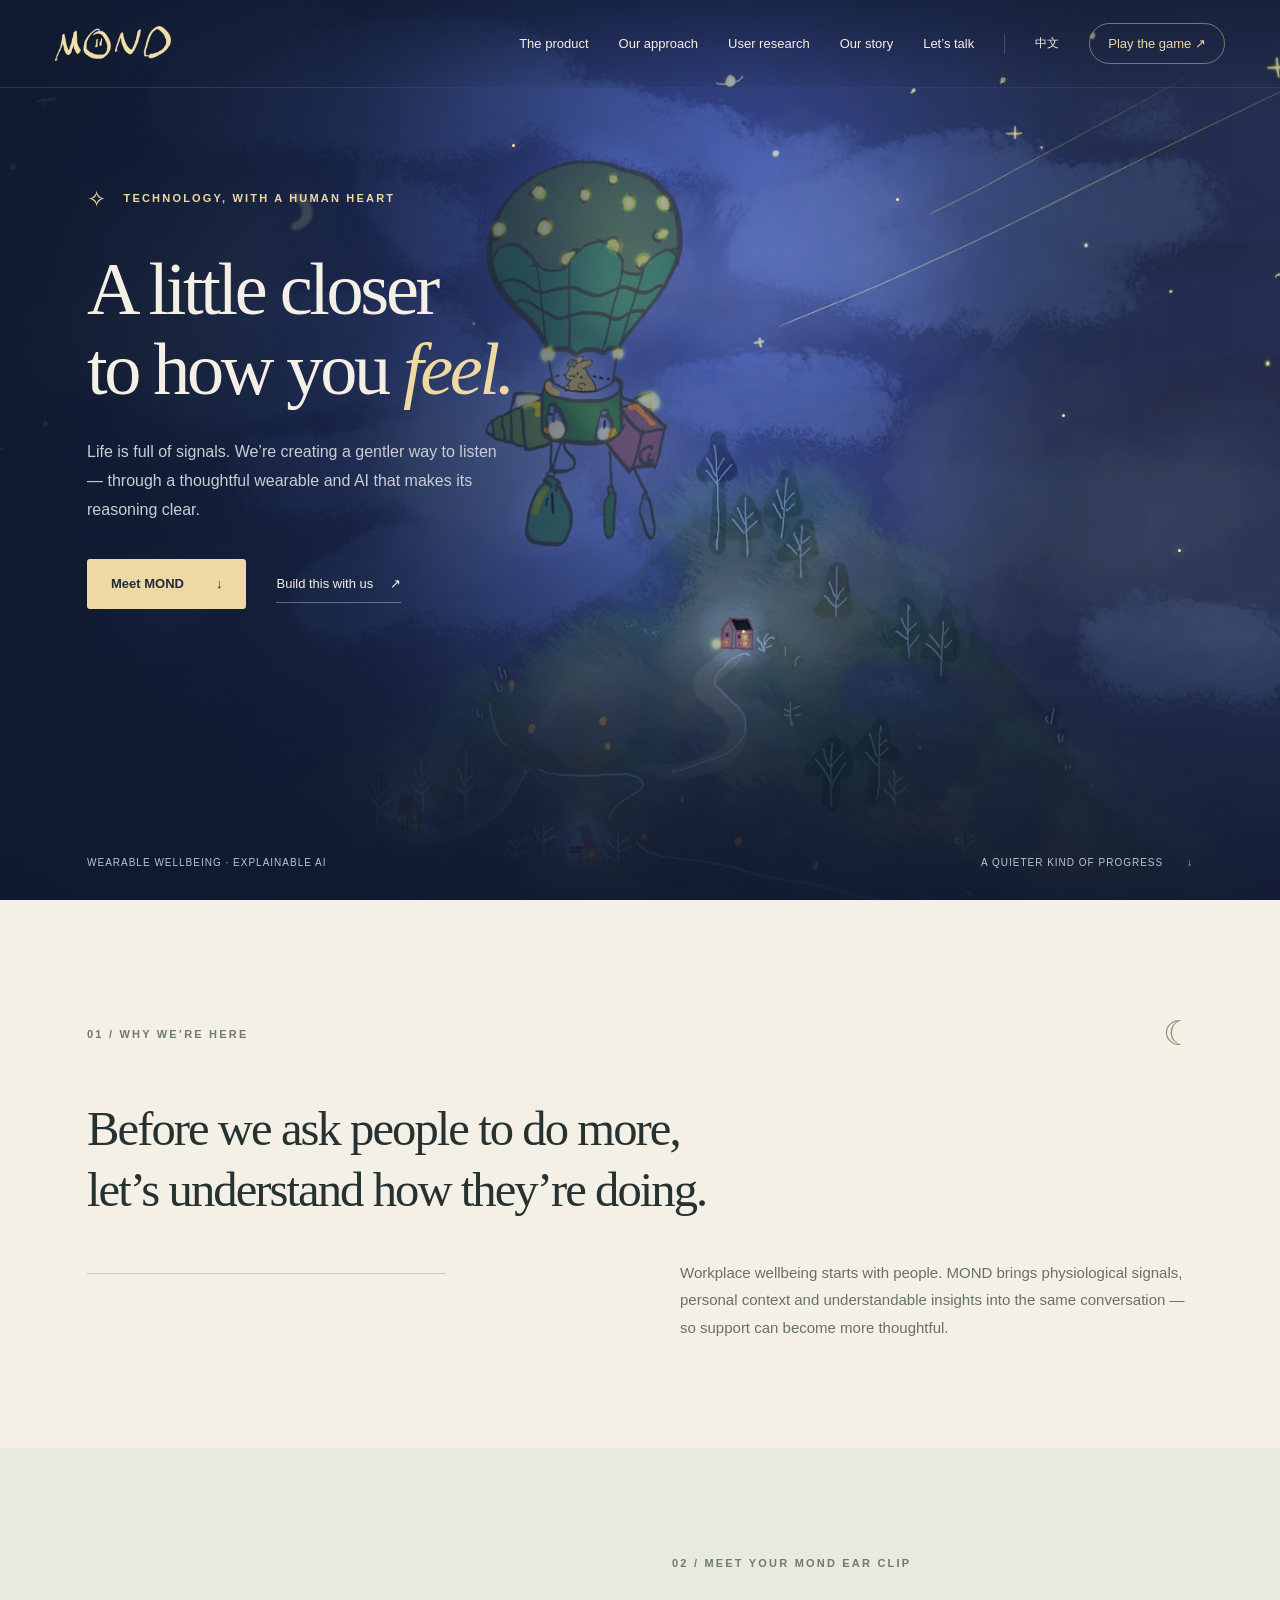
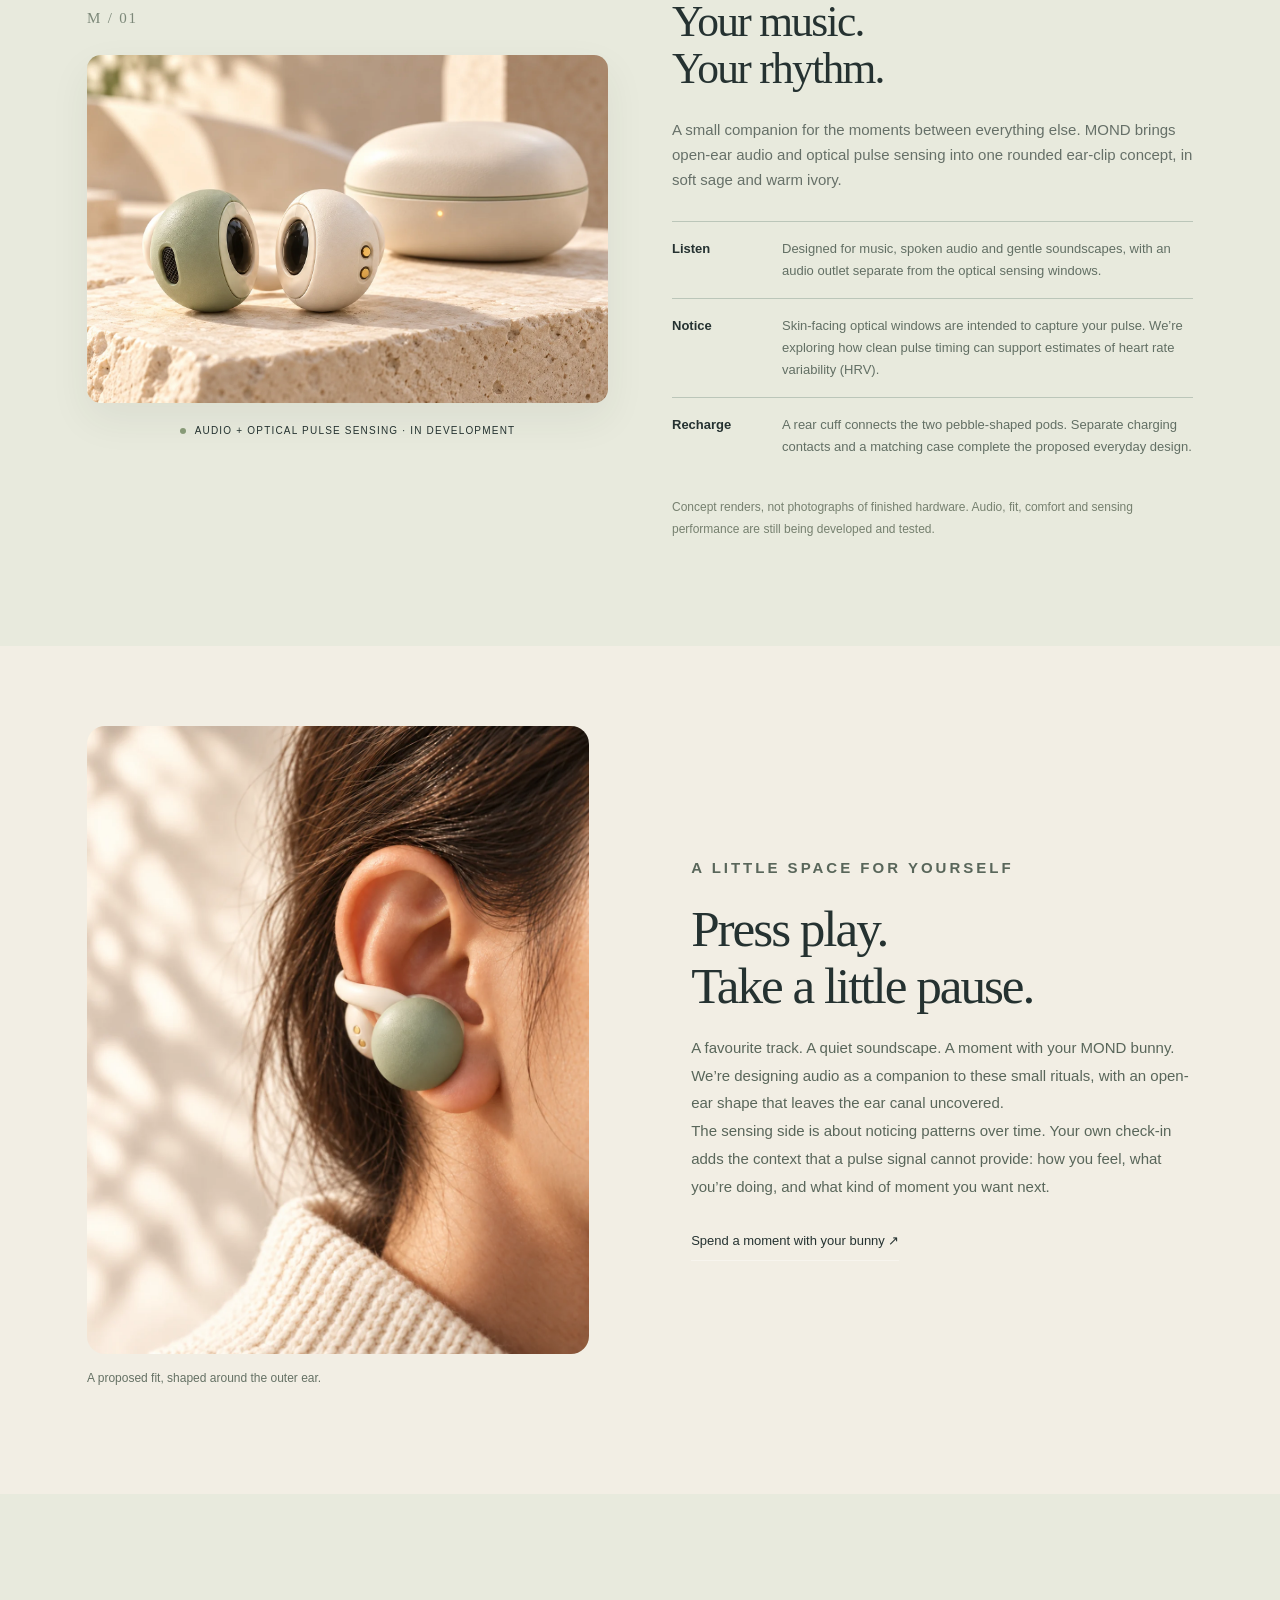
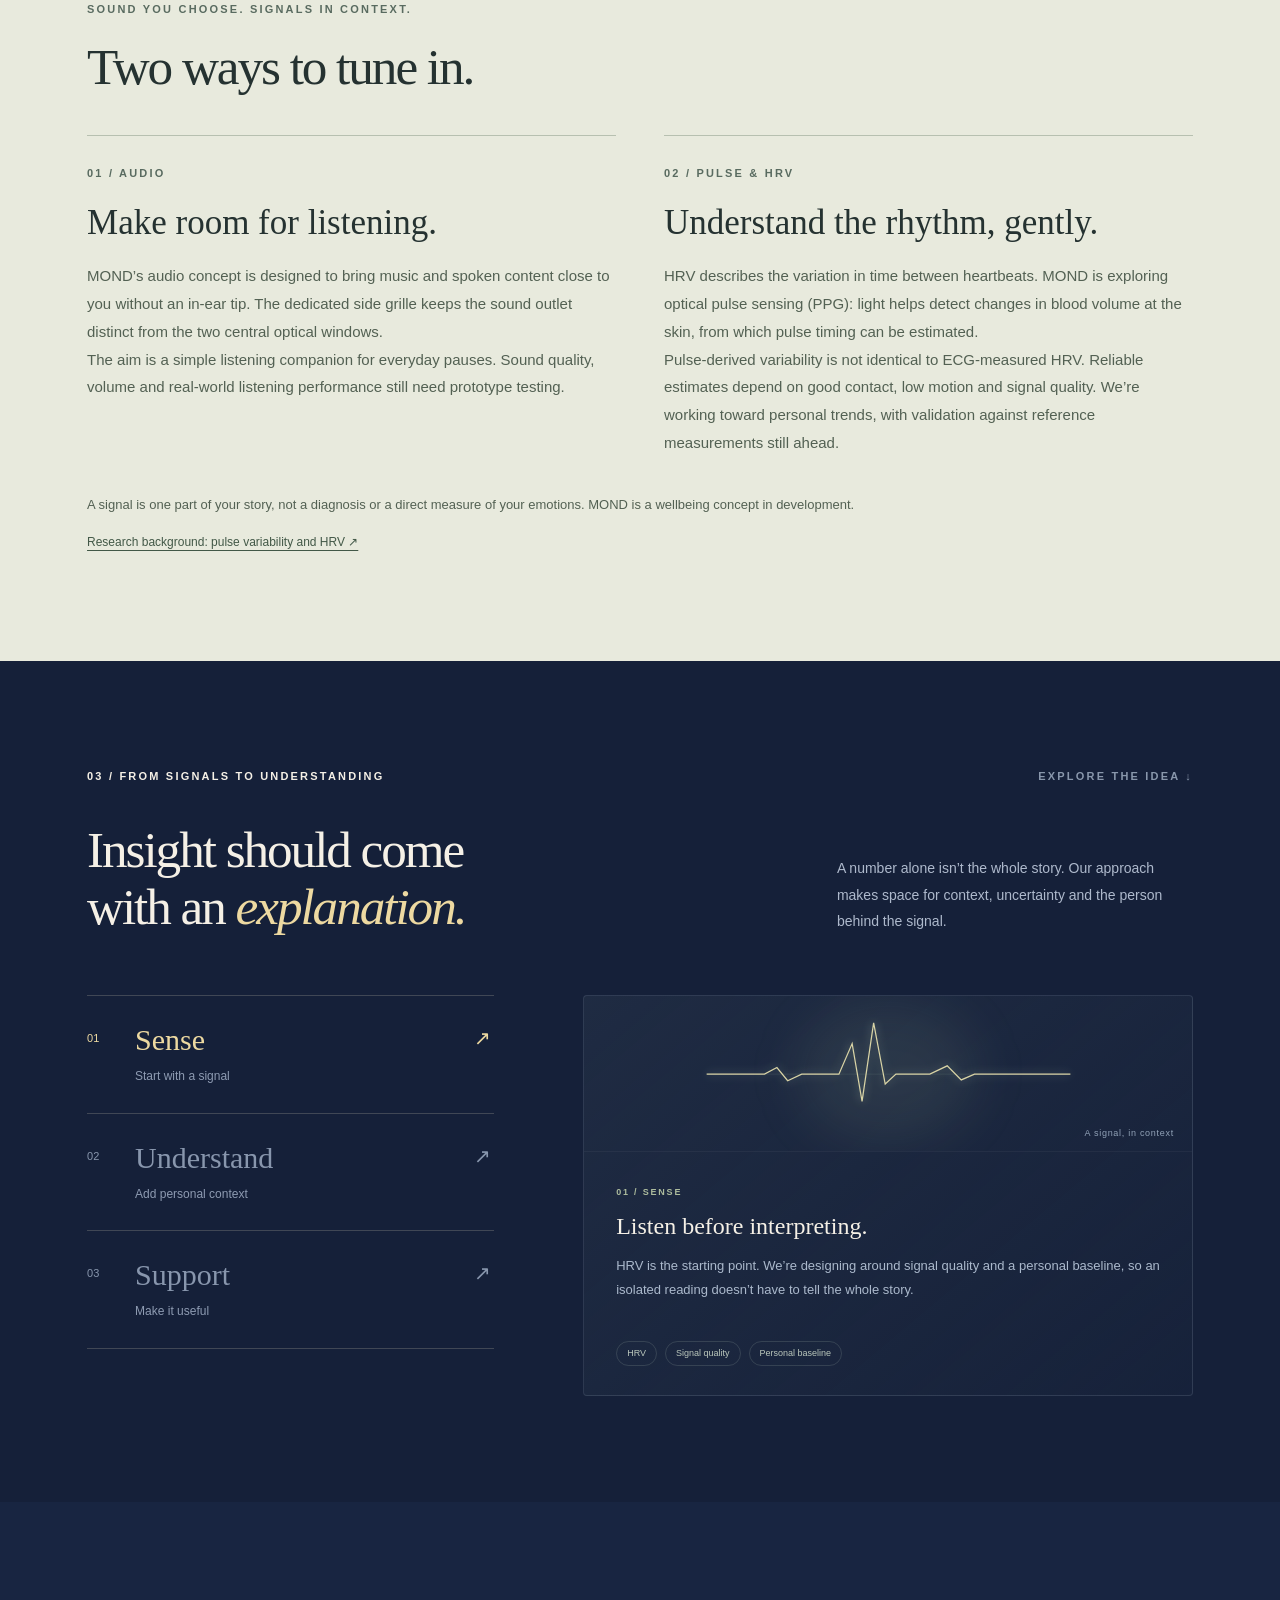
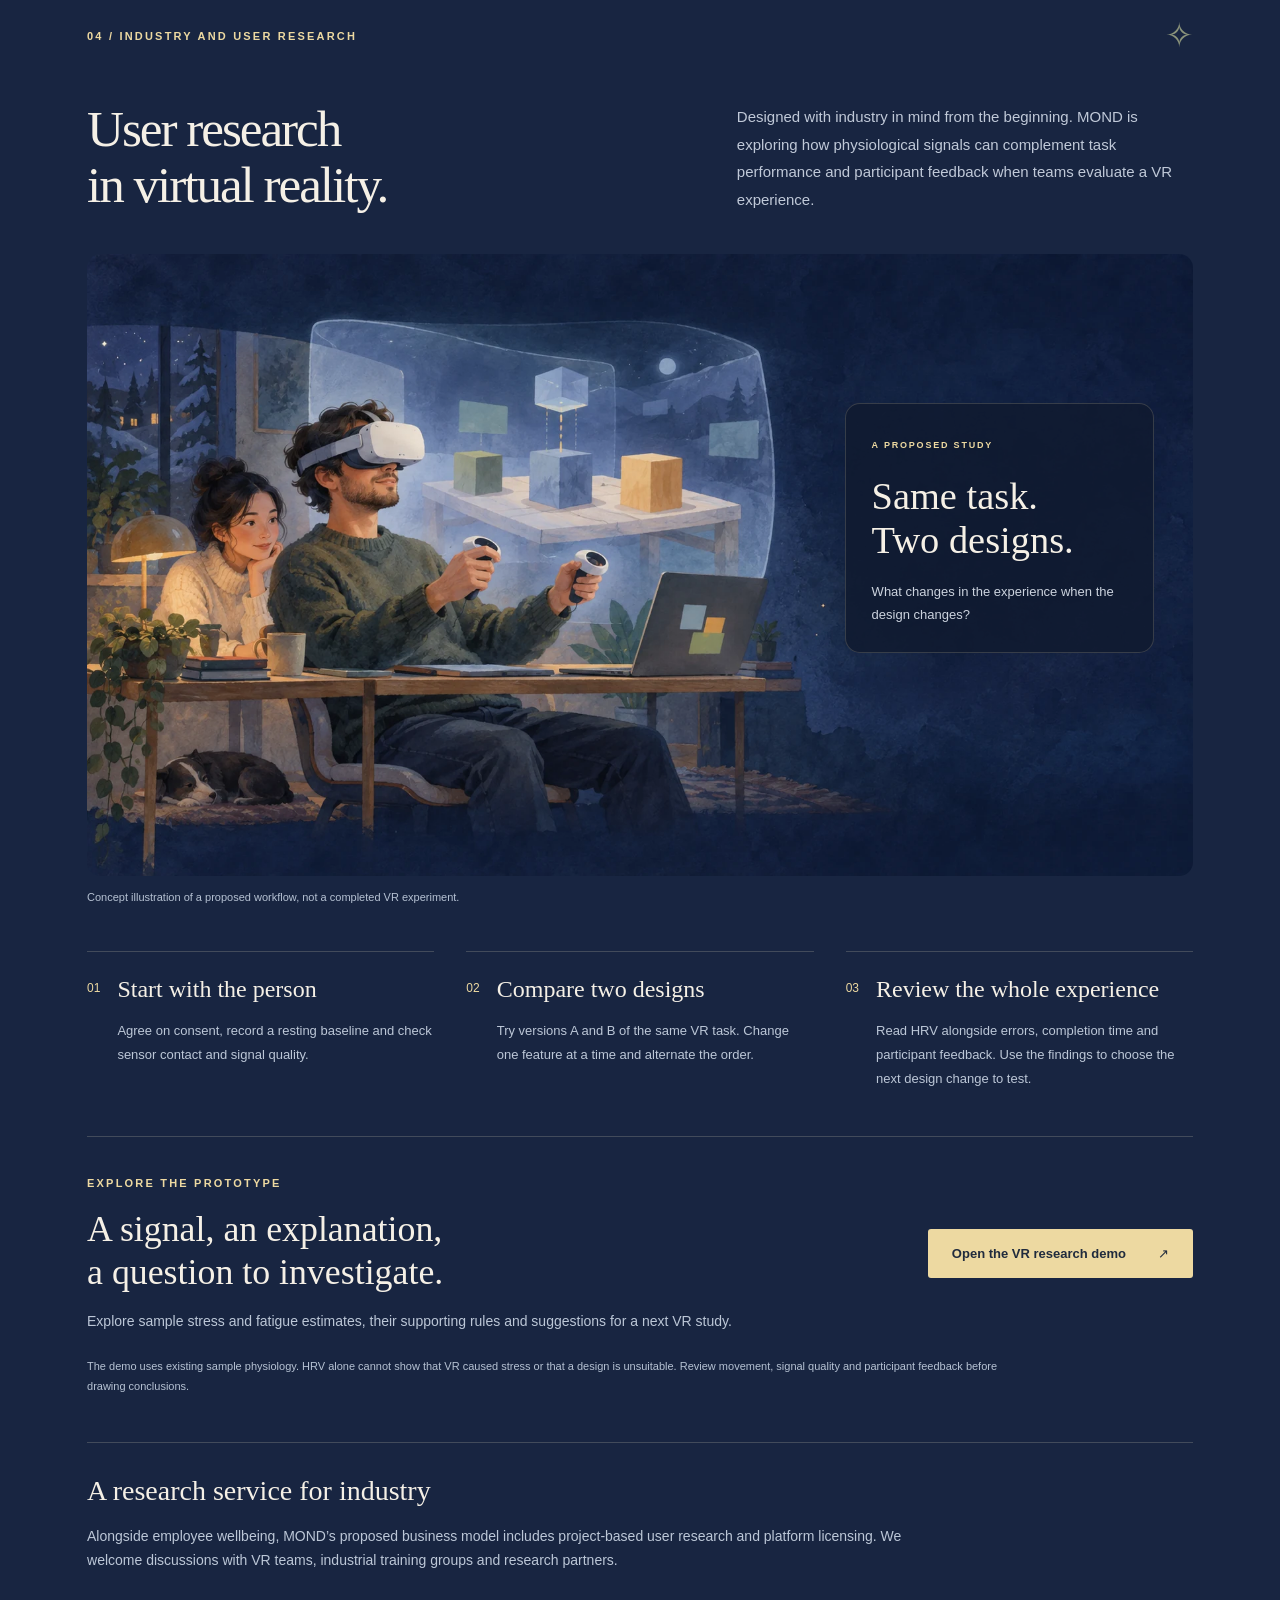
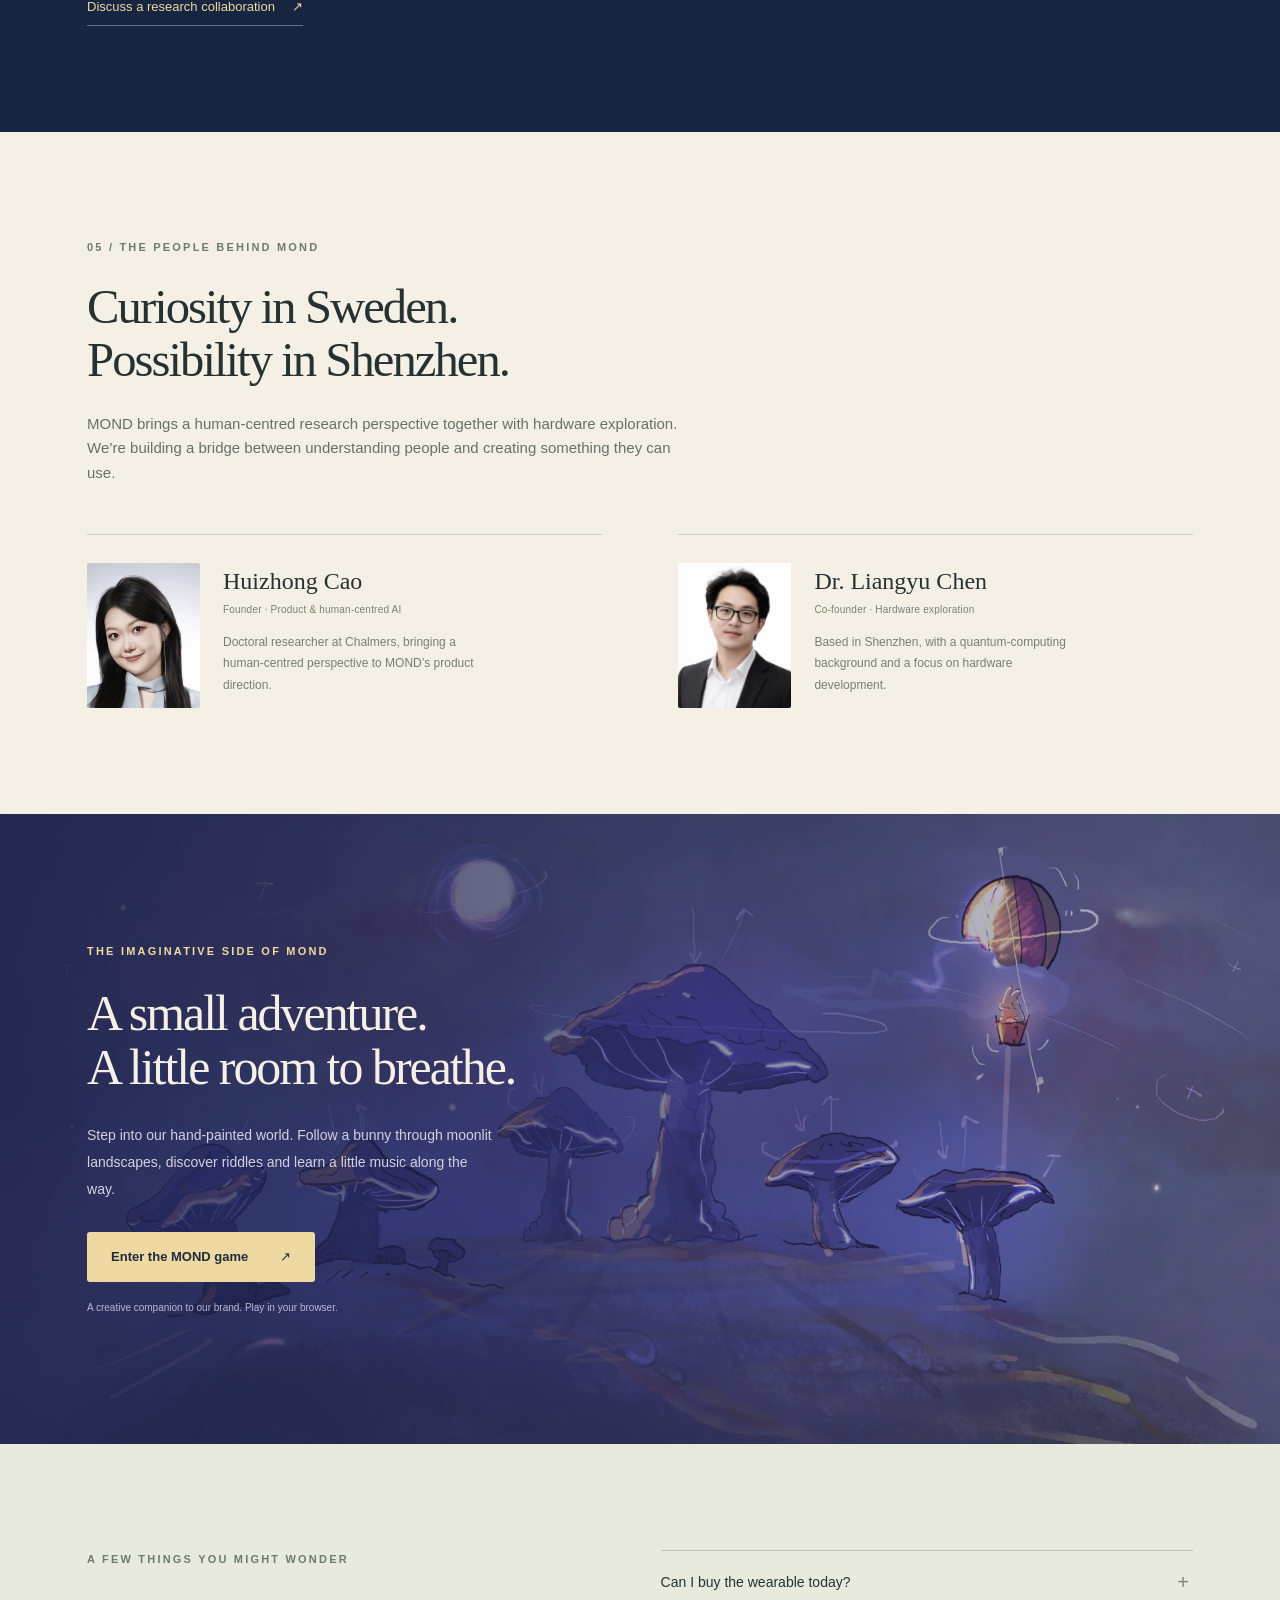
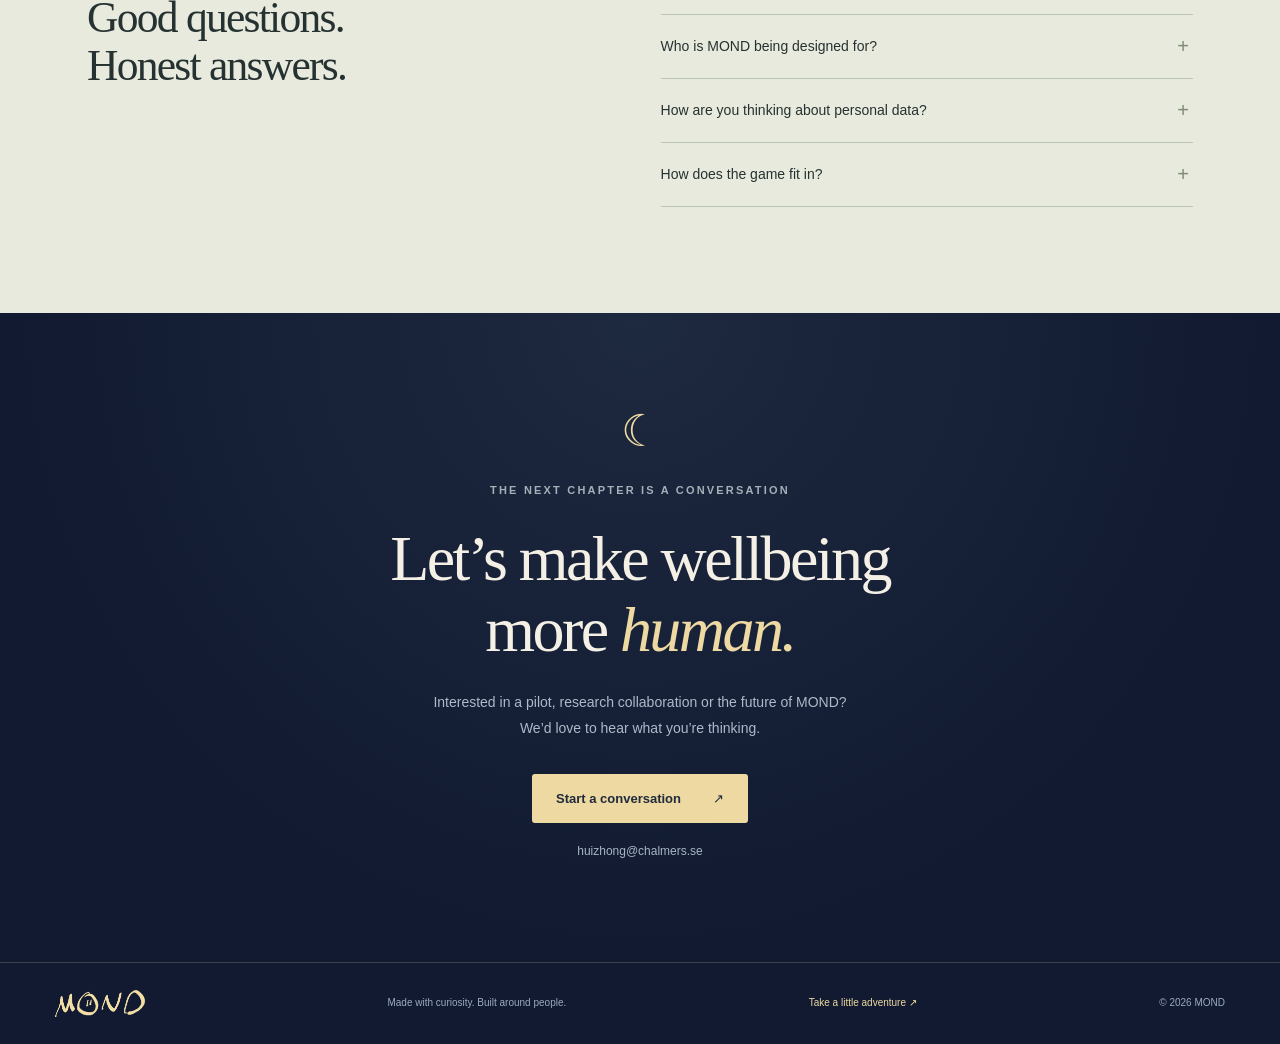
<file: index.html>
<!doctype html>
<html lang="en">
<head>
  <meta charset="utf-8"><meta name="viewport" content="width=device-width, initial-scale=1">
  <title>MOND — A little closer to how you feel</title>
  <meta name="description" content="Meet MOND: an open-ear audio and optical pulse sensing concept for music, personal rhythms and everyday wellbeing. Explore the ear clip and our moonlit game.">
  <meta name="theme-color" content="#111a30">
  <link rel="canonical" href="https://diamondcao1996.github.io/MOND-game/">
  <meta property="og:title" content="MOND — A little closer to how you feel">
  <meta property="og:description" content="Human-centred technology. A gentler way to understand wellbeing.">
  <meta property="og:image" content="https://diamondcao1996.github.io/MOND-game/assets/moonlit-sky.webp">
  <meta property="og:type" content="website">
  <link rel="icon" type="image/svg+xml" href="assets/mond-wordmark.svg"><link rel="stylesheet" href="styles.css?v=20261001-audio-hrv">
  <script src="app.js" defer></script>
</head>
<body>
<a class="skip-link" href="#main" data-en="Skip to content" data-zh="跳至正文">Skip to content</a>
<header class="site-header">
  <a class="brand" href="./" aria-label="MOND home"><img src="assets/mond-wordmark.svg" alt="MOND" width="605" height="179"></a>
  <button class="menu-toggle" aria-expanded="false" aria-controls="navigation" aria-label="Open menu"><span></span><span></span></button>
  <nav id="navigation" aria-label="Main navigation">
    <a href="#product" data-en="The product" data-zh="产品">The product</a>
    <a href="#approach" data-en="Our approach" data-zh="我们的理念">Our approach</a>
    <a href="#research" data-en="User research" data-zh="用户研究">User research</a>
    <a href="#story" data-en="Our story" data-zh="品牌故事">Our story</a>
    <a href="#contact" data-en="Let’s talk" data-zh="联系我们">Let’s talk</a>
    <span class="nav-divider"></span>
    <button id="language" class="language" aria-label="Switch to Chinese">中文</button>
    <a class="nav-game" href="game.html"><span data-en="Play the game" data-zh="进入游戏">Play the game</span><span aria-hidden="true"> ↗</span></a>
  </nav>
</header>
<main id="main">
  <section class="hero" aria-labelledby="hero-title">
    <img class="hero-art" src="assets/moonlit-sky.webp" alt="A little bunny in a glowing hot-air balloon above a moonlit, hand-painted world" fetchpriority="high" width="1920" height="1024">
    <div class="hero-shade"></div><div class="stars" aria-hidden="true"><i></i><i></i><i></i><i></i><i></i></div>
    <div class="hero-copy">
      <p class="eyebrow"><span class="small-star" aria-hidden="true">✧</span> <span data-en="Technology, with a human heart" data-zh="有温度的科技">Technology, with a human heart</span></p>
      <h1 id="hero-title" data-en="A little closer<br>to how you <em>feel.</em>" data-zh="更懂身体，<br>也更懂<em>自己。</em>">A little closer<br>to how you <em>feel.</em></h1>
      <p class="hero-description" data-en="Life is full of signals. We’re creating a gentler way to listen — through a thoughtful wearable and AI that makes its reasoning clear." data-zh="生活充满信号。我们希望用贴心的可穿戴设备与可解释的 AI，让倾听身体成为一件温柔、自然的事。">Life is full of signals. We’re creating a gentler way to listen — through a thoughtful wearable and AI that makes its reasoning clear.</p>
      <div class="hero-actions"><a class="button gold" href="#product"><span data-en="Meet MOND" data-zh="认识 MOND">Meet MOND</span><span aria-hidden="true">↓</span></a><a class="text-link" href="#contact"><span data-en="Build this with us" data-zh="与我们共同探索">Build this with us</span><span aria-hidden="true">↗</span></a></div>
    </div>
    <div class="hero-bottom"><span data-en="Wearable wellbeing · Explainable AI" data-zh="可穿戴健康科技 · 可解释 AI">Wearable wellbeing · Explainable AI</span><a href="#vision"><span data-en="A quieter kind of progress" data-zh="温柔，也是一种力量">A quieter kind of progress</span> <span aria-hidden="true">↓</span></a></div>
  </section>

  <section id="vision" class="vision section-pad">
    <div class="section-heading"><p class="eyebrow" data-en="01 / Why we’re here" data-zh="01 / 我们的初衷">01 / Why we’re here</p><span class="section-mark" aria-hidden="true">☾</span></div>
    <h2 data-en="Before we ask people to do more,<br>let’s understand how they’re doing." data-zh="在期待更多付出之前，<br>先理解每个人的状态。">Before we ask people to do more,<br>let’s understand how they’re doing.</h2>
    <div class="vision-bottom"><span class="fine-line" aria-hidden="true"></span><p data-en="Workplace wellbeing starts with people. MOND brings physiological signals, personal context and understandable insights into the same conversation — so support can become more thoughtful." data-zh="职场关怀，始于对人的理解。MOND 将生理信号、个体情境与易于理解的洞察联系起来，让支持更贴近真实需要。">Workplace wellbeing starts with people. MOND brings physiological signals, personal context and understandable insights into the same conversation — so support can become more thoughtful.</p></div>
  </section>

  <section id="product" class="product section-pad" aria-labelledby="product-title">
    <div class="product-visual"><span class="product-number" aria-hidden="true">M / 01</span>
      <img src="assets/mond-audio-ppg-product.webp" alt="MOND audio and optical pulse sensing concept: rounded sage and ivory ear-clip pods with central optical windows, a side audio outlet, gold charging contacts and a matching case" width="1536" height="1024" loading="lazy" decoding="async">
      <div class="concept-label"><span class="status-dot"></span><span  data-en="Audio + optical pulse sensing · In development" data-zh="音频 + 光学脉搏感知 · 开发中">Audio + optical pulse sensing · In development</span></div>
    </div><div class="product-copy"><p class="eyebrow" data-en="02 / Meet your MOND ear clip" data-zh="02 / 认识 MOND 耳夹">02 / Meet your MOND ear clip</p><h2 id="product-title" data-en="Your music.&lt;br&gt;Your rhythm." data-zh="听见音乐，&lt;br&gt;也倾听自己。">Your music.<br>Your rhythm.</h2><p  data-en="A small companion for the moments between everything else. MOND brings open-ear audio and optical pulse sensing into one rounded ear-clip concept, in soft sage and warm ivory." data-zh="给忙碌间隙的一位小小伙伴。MOND 将开放式音频与光学脉搏感知融入圆润耳夹，以鼠尾草绿和暖白色，温柔靠近日常。">A small companion for the moments between everything else. MOND brings open-ear audio and optical pulse sensing into one rounded ear-clip concept, in soft sage and warm ivory.</p><dl class="product-points"><div><dt  data-en="Listen" data-zh="聆听">Listen</dt><dd  data-en="Designed for music, spoken audio and gentle soundscapes, with an audio outlet separate from the optical sensing windows." data-zh="面向音乐、语音内容与轻柔声景进行设计，音频出声口与光学感知窗口彼此独立。">Designed for music, spoken audio and gentle soundscapes, with an audio outlet separate from the optical sensing windows.</dd></div><div><dt  data-en="Notice" data-zh="觉察">Notice</dt><dd  data-en="Skin-facing optical windows are intended to capture your pulse. We’re exploring how clean pulse timing can support estimates of heart rate variability (HRV)." data-zh="朝向皮肤的光学窗口用于探索脉搏采集。我们正在研究如何利用清晰的脉搏间期，支持心率变异性（HRV）的估计。">Skin-facing optical windows are intended to capture your pulse. We’re exploring how clean pulse timing can support estimates of heart rate variability (HRV).</dd></div><div><dt  data-en="Recharge" data-zh="充电">Recharge</dt><dd  data-en="A rear cuff connects the two pebble-shaped pods. Separate charging contacts and a matching case complete the proposed everyday design." data-zh="后侧弧形连接件串起两枚卵石般的耳夹，配合独立充电触点与收纳充电盒，构成日常使用的设计构想。">A rear cuff connects the two pebble-shaped pods. Separate charging contacts and a matching case complete the proposed everyday design.</dd></div></dl><p class="small-note" data-en="Concept renders, not photographs of finished hardware. Audio, fit, comfort and sensing performance are still being developed and tested." data-zh="图示为概念渲染，并非成品实拍。音频、佩戴适配、舒适度与感知性能仍在开发与验证中。">Concept renders, not photographs of finished hardware. Audio, fit, comfort and sensing performance are still being developed and tested.</p></div></section>
  <section class="wearing consumer-story section-pad" aria-labelledby="wearing-title">
    <figure class="wearing-portrait"><img src="assets/mond-audio-ppg-worn.webp" alt="Wearing concept showing the sage MOND ear clip against the outer ear, with an ivory rear cuff and an open ear canal" width="1122" height="1402" loading="lazy" decoding="async"><figcaption  data-en="A proposed fit, shaped around the outer ear." data-zh="围绕外耳形态探索的佩戴构想。">A proposed fit, shaped around the outer ear.</figcaption></figure>
    <div class="wearing-heading"><p class="eyebrow" data-en="A little space for yourself" data-zh="给自己，留一点空间">A little space for yourself</p><h2 id="wearing-title" data-en="Press play.&lt;br&gt;Take a little pause." data-zh="播放喜欢的声音，&lt;br&gt;给自己片刻停顿。">Press play.<br>Take a little pause.</h2><p  data-en="A favourite track. A quiet soundscape. A moment with your MOND bunny. We’re designing audio as a companion to these small rituals, with an open-ear shape that leaves the ear canal uncovered." data-zh="一首喜欢的歌，一段安静的声景，或与 MOND 小兔共处的片刻。我们希望声音陪伴这些小小的日常仪式，并采用不堵塞耳道的开放式外形。">A favourite track. A quiet soundscape. A moment with your MOND bunny. We’re designing audio as a companion to these small rituals, with an open-ear shape that leaves the ear canal uncovered.</p><p  data-en="The sensing side is about noticing patterns over time. Your own check-in adds the context that a pulse signal cannot provide: how you feel, what you’re doing, and what kind of moment you want next." data-zh="感知的意义，在于逐步了解自己的变化。你的主动记录补充脉搏信号无法表达的情境：此刻的感受、正在做的事，以及接下来想要怎样的片刻。">The sensing side is about noticing patterns over time. Your own check-in adds the context that a pulse signal cannot provide: how you feel, what you’re doing, and what kind of moment you want next.</p><a class="text-link" href="game.html"><span  data-en="Spend a moment with your bunny ↗" data-zh="和小兔共度片刻 ↗">Spend a moment with your bunny ↗</span></a></div></section>
  <section class="audio-hrv section-pad" aria-labelledby="audio-hrv-title">
    <div class="audio-hrv-heading"><p class="eyebrow" data-en="Sound you choose. Signals in context." data-zh="声音由你选择，信号需要情境。">Sound you choose. Signals in context.</p><h2 id="audio-hrv-title" data-en="Two ways to tune in." data-zh="用两种方式，靠近自己。">Two ways to tune in.</h2></div><div class="audio-hrv-grid"><article><p class="eyebrow" data-en="01 / AUDIO" data-zh="01 / 音频">01 / AUDIO</p><h3  data-en="Make room for listening." data-zh="为聆听，留一点空间。">Make room for listening.</h3><p  data-en="MOND’s audio concept is designed to bring music and spoken content close to you without an in-ear tip. The dedicated side grille keeps the sound outlet distinct from the two central optical windows." data-zh="MOND 的音频构想，让音乐与语音内容靠近耳侧，无需入耳式耳塞。独立的侧面网孔出声口，与两个中央光学窗口清晰区分。">MOND’s audio concept is designed to bring music and spoken content close to you without an in-ear tip. The dedicated side grille keeps the sound outlet distinct from the two central optical windows.</p><p  data-en="The aim is a simple listening companion for everyday pauses. Sound quality, volume and real-world listening performance still need prototype testing." data-zh="我们的目标，是为日常停顿提供简单的声音陪伴。音质、音量与实际聆听表现仍需原型测试。">The aim is a simple listening companion for everyday pauses. Sound quality, volume and real-world listening performance still need prototype testing.</p></article><article><p class="eyebrow" data-en="02 / PULSE &amp; HRV" data-zh="02 / 脉搏与 HRV">02 / PULSE & HRV</p><h3  data-en="Understand the rhythm, gently." data-zh="慢慢了解，身体的节奏。">Understand the rhythm, gently.</h3><p  data-en="HRV describes the variation in time between heartbeats. MOND is exploring optical pulse sensing (PPG): light helps detect changes in blood volume at the skin, from which pulse timing can be estimated." data-zh="HRV 描述心跳间隔的变化。MOND 正在探索光学脉搏感知（PPG）：通过光检测皮肤处血容量的变化，进而估计脉搏间期。">HRV describes the variation in time between heartbeats. MOND is exploring optical pulse sensing (PPG): light helps detect changes in blood volume at the skin, from which pulse timing can be estimated.</p><p  data-en="Pulse-derived variability is not identical to ECG-measured HRV. Reliable estimates depend on good contact, low motion and signal quality. We’re working toward personal trends, with validation against reference measurements still ahead." data-zh="由脉搏推导的变异性，并不等同于心电图测得的 HRV。可靠估计依赖稳定贴合、较少运动干扰与良好信号质量。我们的方向是理解个人趋势，仍需与参考测量进行对照验证。">Pulse-derived variability is not identical to ECG-measured HRV. Reliable estimates depend on good contact, low motion and signal quality. We’re working toward personal trends, with validation against reference measurements still ahead.</p></article></div><p class="sensing-note" data-en="A signal is one part of your story, not a diagnosis or a direct measure of your emotions. MOND is a wellbeing concept in development." data-zh="信号只是你的一部分，并非诊断，也不能直接衡量情绪。MOND 是正在开发中的身心关怀产品概念。">A signal is one part of your story, not a diagnosis or a direct measure of your emotions. MOND is a wellbeing concept in development.</p><a class="research-source" href="https://www.frontiersin.org/journals/physiology/articles/10.3389/fphys.2025.1630032/full"><span  data-en="Research background: pulse variability and HRV ↗" data-zh="研究背景：脉搏变异性与 HRV ↗">Research background: pulse variability and HRV ↗</span></a></section>

  <section id="approach" class="approach section-pad">
    <div class="section-heading"><p class="eyebrow" data-en="03 / From signals to understanding" data-zh="03 / 从信号，到理解">03 / From signals to understanding</p><span class="eyebrow understated" data-en="Explore the idea ↓" data-zh="一起探索 ↓">Explore the idea ↓</span></div>
    <div class="approach-heading"><h2 data-en="Insight should come<br>with an <em>explanation.</em>" data-zh="洞察，<br>也应<em>有据可循。</em>">Insight should come<br>with an <em>explanation.</em></h2><p data-en="A number alone isn’t the whole story. Our approach makes space for context, uncertainty and the person behind the signal." data-zh="单一数字无法讲述完整故事。我们重视情境、不确定性，以及信号背后的人。">A number alone isn’t the whole story. Our approach makes space for context, uncertainty and the person behind the signal.</p></div>
    <div class="approach-interactive">
      <div class="steps" role="tablist" aria-label="Explore MOND’s approach"><button id="step-0" role="tab" aria-selected="true" aria-controls="step-panel" tabindex="0" data-step="0"><span class="step-index">01</span><span><strong data-en="Sense" data-zh="感知">Sense</strong><small data-en="Start with a signal" data-zh="从信号出发">Start with a signal</small></span><span aria-hidden="true">↗</span></button><button id="step-1" role="tab" aria-selected="false" aria-controls="step-panel" tabindex="-1" data-step="1"><span class="step-index">02</span><span><strong data-en="Understand" data-zh="理解">Understand</strong><small data-en="Add personal context" data-zh="加入个体情境">Add personal context</small></span><span aria-hidden="true">↗</span></button><button id="step-2" role="tab" aria-selected="false" aria-controls="step-panel" tabindex="-1" data-step="2"><span class="step-index">03</span><span><strong data-en="Support" data-zh="支持">Support</strong><small data-en="Make it useful" data-zh="让洞察有用">Make it useful</small></span><span aria-hidden="true">↗</span></button></div>
      <div id="step-panel" class="step-panel" role="tabpanel" aria-labelledby="step-0" tabindex="0"><div class="signal-illustration" aria-hidden="true"><span class="signal-halo"></span><svg viewBox="0 0 440 150"><path class="signal-base" d="M0 80H440"/><path class="signal-wave" d="M0 80H70L85 72L98 88L115 80H145L160 80L176 43L188 113L202 18L216 92L229 80H270L291 70L308 87L324 80H440"/></svg><span class="signal-label" id="signal-label">A signal, in context</span></div><div class="step-detail" aria-live="polite"><span class="eyebrow" id="step-kicker">01 / SENSE</span><h3 id="step-title">Listen before interpreting.</h3><p id="step-copy">HRV is the starting point. We’re designing around signal quality and a personal baseline, so an isolated reading doesn’t have to tell the whole story.</p><div id="step-tags" class="tags"><span>HRV</span><span>Signal quality</span><span>Personal baseline</span></div></div></div>
    </div>
  </section>

  <section id="research" class="research section-pad" aria-labelledby="research-title">
    <div class="section-heading"><p class="eyebrow" data-en="04 / Industry and user research" data-zh="04 / 产业与用户研究">04 / Industry and user research</p><span class="section-mark" aria-hidden="true">✧</span></div>
    <div class="research-heading">
      <h2 id="research-title" data-en="User research<br>in virtual reality." data-zh="在虚拟现实中，<br>理解真实体验。">User research<br>in virtual reality.</h2>
      <p data-en="Designed with industry in mind from the beginning. MOND is exploring how physiological signals can complement task performance and participant feedback when teams evaluate a VR experience." data-zh="从设计之初，就面向产业应用。MOND 正在探索如何将生理信号与任务表现、参与者反馈相结合，帮助团队评估 VR 体验。">Designed with industry in mind from the beginning. MOND is exploring how physiological signals can complement task performance and participant feedback when teams evaluate a VR experience.</p>
    </div>
    <figure class="research-scene">
      <img src="assets/mond-vr-study.webp" alt="Concept illustration of a participant trying a VR assembly task while a researcher observes" width="1672" height="941" loading="lazy">
      <figcaption>
        <span class="eyebrow" data-en="A proposed study" data-zh="研究方案示例">A proposed study</span>
        <h3 data-en="Same task.<br>Two designs." data-zh="同一项任务，<br>两种设计。">Same task.<br>Two designs.</h3>
        <p data-en="What changes in the experience when the design changes?" data-zh="当设计改变时，体验会发生怎样的变化？">What changes in the experience when the design changes?</p>
      </figcaption>
    </figure>
    <p class="research-caption" data-en="Concept illustration of a proposed workflow, not a completed VR experiment." data-zh="图示为研究流程的概念示意，并非已完成的 VR 实验。">Concept illustration of a proposed workflow, not a completed VR experiment.</p>
    <ol class="research-method">
      <li><span class="research-number" aria-hidden="true">01</span><div><h3 data-en="Start with the person" data-zh="从参与者出发">Start with the person</h3><p data-en="Agree on consent, record a resting baseline and check sensor contact and signal quality." data-zh="明确知情同意，记录静息基线，并检查传感接触与信号质量。">Agree on consent, record a resting baseline and check sensor contact and signal quality.</p></div></li>
      <li><span class="research-number" aria-hidden="true">02</span><div><h3 data-en="Compare two designs" data-zh="比较两种设计">Compare two designs</h3><p data-en="Try versions A and B of the same VR task. Change one feature at a time and alternate the order." data-zh="体验同一 VR 任务的 A、B 两个版本。每次只改变一个设计要素，并交替呈现顺序。">Try versions A and B of the same VR task. Change one feature at a time and alternate the order.</p></div></li>
      <li><span class="research-number" aria-hidden="true">03</span><div><h3 data-en="Review the whole experience" data-zh="综合理解体验">Review the whole experience</h3><p data-en="Read HRV alongside errors, completion time and participant feedback. Use the findings to choose the next design change to test." data-zh="结合 HRV、错误率、完成时间与参与者反馈，选择下一步需要测试的设计改动。">Read HRV alongside errors, completion time and participant feedback. Use the findings to choose the next design change to test.</p></div></li>
    </ol>
    <div class="research-demo">
      <div><p class="eyebrow" data-en="Explore the prototype" data-zh="探索交互原型">Explore the prototype</p><h3 data-en="A signal, an explanation,<br>a question to investigate." data-zh="从信号与解释，<br>发现值得追问的问题。">A signal, an explanation,<br>a question to investigate.</h3><p data-en="Explore sample stress and fatigue estimates, their supporting rules and suggestions for a next VR study." data-zh="查看示例压力与疲劳估计、背后的判断规则，以及下一次 VR 研究的建议。">Explore sample stress and fatigue estimates, their supporting rules and suggestions for a next VR study.</p></div>
      <a class="button gold" href="vr-research.html#techCard"><span data-en="Open the VR research demo" data-zh="打开 VR 研究演示">Open the VR research demo</span><span aria-hidden="true">↗</span></a>
    </div>
    <p class="research-note" data-en="The demo uses existing sample physiology. HRV alone cannot show that VR caused stress or that a design is unsuitable. Review movement, signal quality and participant feedback before drawing conclusions." data-zh="演示使用现有示例生理数据。仅凭 HRV 不能证明 VR 导致了压力，也不能据此判断设计不适用。得出结论前，应综合运动情况、信号质量与参与者反馈。">The demo uses existing sample physiology. HRV alone cannot show that VR caused stress or that a design is unsuitable. Review movement, signal quality and participant feedback before drawing conclusions.</p>
    <div class="research-service"><h3 data-en="A research service for industry" data-zh="面向产业的研究服务">A research service for industry</h3><p data-en="Alongside employee wellbeing, MOND’s proposed business model includes project-based user research and platform licensing. We welcome discussions with VR teams, industrial training groups and research partners." data-zh="除员工身心健康管理外，MOND 规划通过项目制用户研究与平台授权开展业务。欢迎 VR 团队、工业培训团队与研究伙伴共同探索合作。">Alongside employee wellbeing, MOND’s proposed business model includes project-based user research and platform licensing. We welcome discussions with VR teams, industrial training groups and research partners.</p><a class="text-link" href="mailto:huizhong@chalmers.se?subject=MOND%20VR%20research%20collaboration"><span data-en="Discuss a research collaboration" data-zh="聊聊研究合作">Discuss a research collaboration</span><span aria-hidden="true">↗</span></a></div>
  </section>

  <section id="story" class="story section-pad">
    <div class="story-intro"><p class="eyebrow" data-en="05 / The people behind MOND" data-zh="05 / MOND 背后的人">05 / The people behind MOND</p><h2 data-en="Curiosity in Sweden.<br>Possibility in Shenzhen." data-zh="在瑞典孕育好奇，<br>在深圳探索可能。">Curiosity in Sweden.<br>Possibility in Shenzhen.</h2><p data-en="MOND brings a human-centred research perspective together with hardware exploration. We’re building a bridge between understanding people and creating something they can use." data-zh="MOND 将以人为本的研究视角与硬件探索相结合，连接对人的理解与可落地的产品。">MOND brings a human-centred research perspective together with hardware exploration. We’re building a bridge between understanding people and creating something they can use.</p></div>
    <div class="founders"><article><img src="assets/huizhong.webp" alt="Huizhong Cao" width="500" height="600" loading="lazy"><div><h3>Huizhong Cao</h3><p class="founder-role" data-en="Founder · Product & human-centred AI" data-zh="创始人 · 产品与以人为本的 AI">Founder · Product & human-centred AI</p><p data-en="Doctoral researcher at Chalmers, bringing a human-centred perspective to MOND’s product direction." data-zh="查尔姆斯理工大学博士研究者，将以人为本的研究视角融入 MOND 的产品方向。">Doctoral researcher at Chalmers, bringing a human-centred perspective to MOND’s product direction.</p></div></article><article><img src="assets/liangyu.webp" alt="Liangyu Chen" width="500" height="600" loading="lazy"><div><h3>Dr. Liangyu Chen</h3><p class="founder-role" data-en="Co-founder · Hardware exploration" data-zh="联合创始人 · 硬件探索">Co-founder · Hardware exploration</p><p data-en="Based in Shenzhen, with a quantum-computing background and a focus on hardware development." data-zh="立足深圳，具备量子计算背景，专注硬件开发探索。">Based in Shenzhen, with a quantum-computing background and a focus on hardware development.</p></div></article></div>
  </section>

  <section class="game-world" aria-labelledby="game-title"><img src="assets/violet-grove.webp" alt="A violet moonlit forest of glowing mushrooms from the MOND adventure" width="1600" height="800" loading="lazy"><div class="game-shade"></div><div class="game-copy"><p class="eyebrow" data-en="The imaginative side of MOND" data-zh="MOND 的想象世界">The imaginative side of MOND</p><h2 id="game-title" data-en="A small adventure.<br>A little room to breathe." data-zh="一场小小的冒险，<br>留一点呼吸的空间。">A small adventure.<br>A little room to breathe.</h2><p data-en="Step into our hand-painted world. Follow a bunny through moonlit landscapes, discover riddles and learn a little music along the way." data-zh="走进我们的手绘世界。跟随小兔穿越月光下的风景，解开谜题，在旅途中认识一点音乐。">Step into our hand-painted world. Follow a bunny through moonlit landscapes, discover riddles and learn a little music along the way.</p><a class="button gold" href="game.html"><span data-en="Enter the MOND game" data-zh="进入 MOND 游戏">Enter the MOND game</span><span aria-hidden="true">↗</span></a><span class="game-note" data-en="A creative companion to our brand. Play in your browser." data-zh="属于 MOND 的创意体验，打开浏览器即可游玩。">A creative companion to our brand. Play in your browser.</span></div></section>

  <section class="faq section-pad"><div><p class="eyebrow" data-en="A few things you might wonder" data-zh="你可能想了解">A few things you might wonder</p><h2 data-en="Good questions.<br>Honest answers." data-zh="认真提问，<br>坦诚回答。">Good questions.<br>Honest answers.</h2></div><div class="faq-list"><details><summary data-en="Can I buy the wearable today?" data-zh="现在可以买到这款设备吗？">Can I buy the wearable today?</summary><p data-en="MOND is in development. We’re exploring the product concept, technical validation and potential pilot collaborations. Get in touch if you’d like to be part of that conversation." data-zh="MOND 目前处于开发阶段，正在探索产品概念、技术验证与潜在试点合作。欢迎联系我们，一起参与这段旅程。">MOND is in development. We’re exploring the product concept, technical validation and potential pilot collaborations. Get in touch if you’d like to be part of that conversation.</p></details><details><summary data-en="Who is MOND being designed for?" data-zh="MOND 为谁而设计？">Who is MOND being designed for?</summary><p data-en="Our initial focus is workplace wellbeing: helping employees and organisations have more informed conversations about support. The experience and service model are still being developed." data-zh="我们首先关注职场身心状态，希望帮助员工与组织开展更有依据的关怀对话。具体体验与服务模式仍在开发中。">Our initial focus is workplace wellbeing: helping employees and organisations have more informed conversations about support. The experience and service model are still being developed.</p></details><details><summary data-en="How are you thinking about personal data?" data-zh="你们如何看待个人数据？">How are you thinking about personal data?</summary><p data-en="Personal physiological information deserves care. Clear consent, understandable explanations and appropriate access boundaries are design priorities. Pilot data practices will need to be agreed before any collection begins." data-zh="个人生理信息值得被认真对待。清晰的知情同意、易于理解的解释与合理的访问边界是设计重点。任何试点的数据实践，都需要在采集开始前明确约定。">Personal physiological information deserves care. Clear consent, understandable explanations and appropriate access boundaries are design priorities. Pilot data practices will need to be agreed before any collection begins.</p></details><details><summary data-en="How does the game fit in?" data-zh="游戏与 MOND 有什么关系？">How does the game fit in?</summary><p data-en="The game expresses MOND’s creative world: gentle exploration, curiosity and learning. It is a separate browser experience from the wearable concept, and you can enjoy it right now." data-zh="游戏呈现了 MOND 的创意世界：温柔的探索、好奇心与学习。它是独立于可穿戴概念的浏览器体验，现在就可以开始游玩。">The game expresses MOND’s creative world: gentle exploration, curiosity and learning. It is a separate browser experience from the wearable concept, and you can enjoy it right now.</p></details></div></section>

  <section id="contact" class="contact section-pad"><span class="contact-moon" aria-hidden="true">☾</span><p class="eyebrow" data-en="The next chapter is a conversation" data-zh="下一章，从一次对话开始">The next chapter is a conversation</p><h2 data-en="Let’s make wellbeing<br>more <em>human.</em>" data-zh="让科技的每一步，<br>更<em>贴近人。</em>">Let’s make wellbeing<br>more <em>human.</em></h2><p data-en="Interested in a pilot, research collaboration or the future of MOND? We’d love to hear what you’re thinking." data-zh="对试点、研究合作或 MOND 的未来感兴趣？我们很愿意听听你的想法。">Interested in a pilot, research collaboration or the future of MOND? We’d love to hear what you’re thinking.</p><a class="button gold" href="mailto:huizhong@chalmers.se?subject=MOND%20pilot%20conversation"><span data-en="Start a conversation" data-zh="开启对话">Start a conversation</span><span aria-hidden="true">↗</span></a><a class="email" href="mailto:huizhong@chalmers.se">huizhong@chalmers.se</a></section>
</main>
<footer><a class="brand" href="#main" aria-label="MOND back to top"><img src="assets/mond-wordmark.svg" alt="MOND" width="605" height="179" loading="lazy"></a><span data-en="Made with curiosity. Built around people." data-zh="源于好奇，以人为本。">Made with curiosity. Built around people.</span><a href="game.html" data-en="Take a little adventure ↗" data-zh="开启一段小冒险 ↗">Take a little adventure ↗</a><small>© <span id="year">2026</span> MOND</small></footer>
</body></html>
</file>
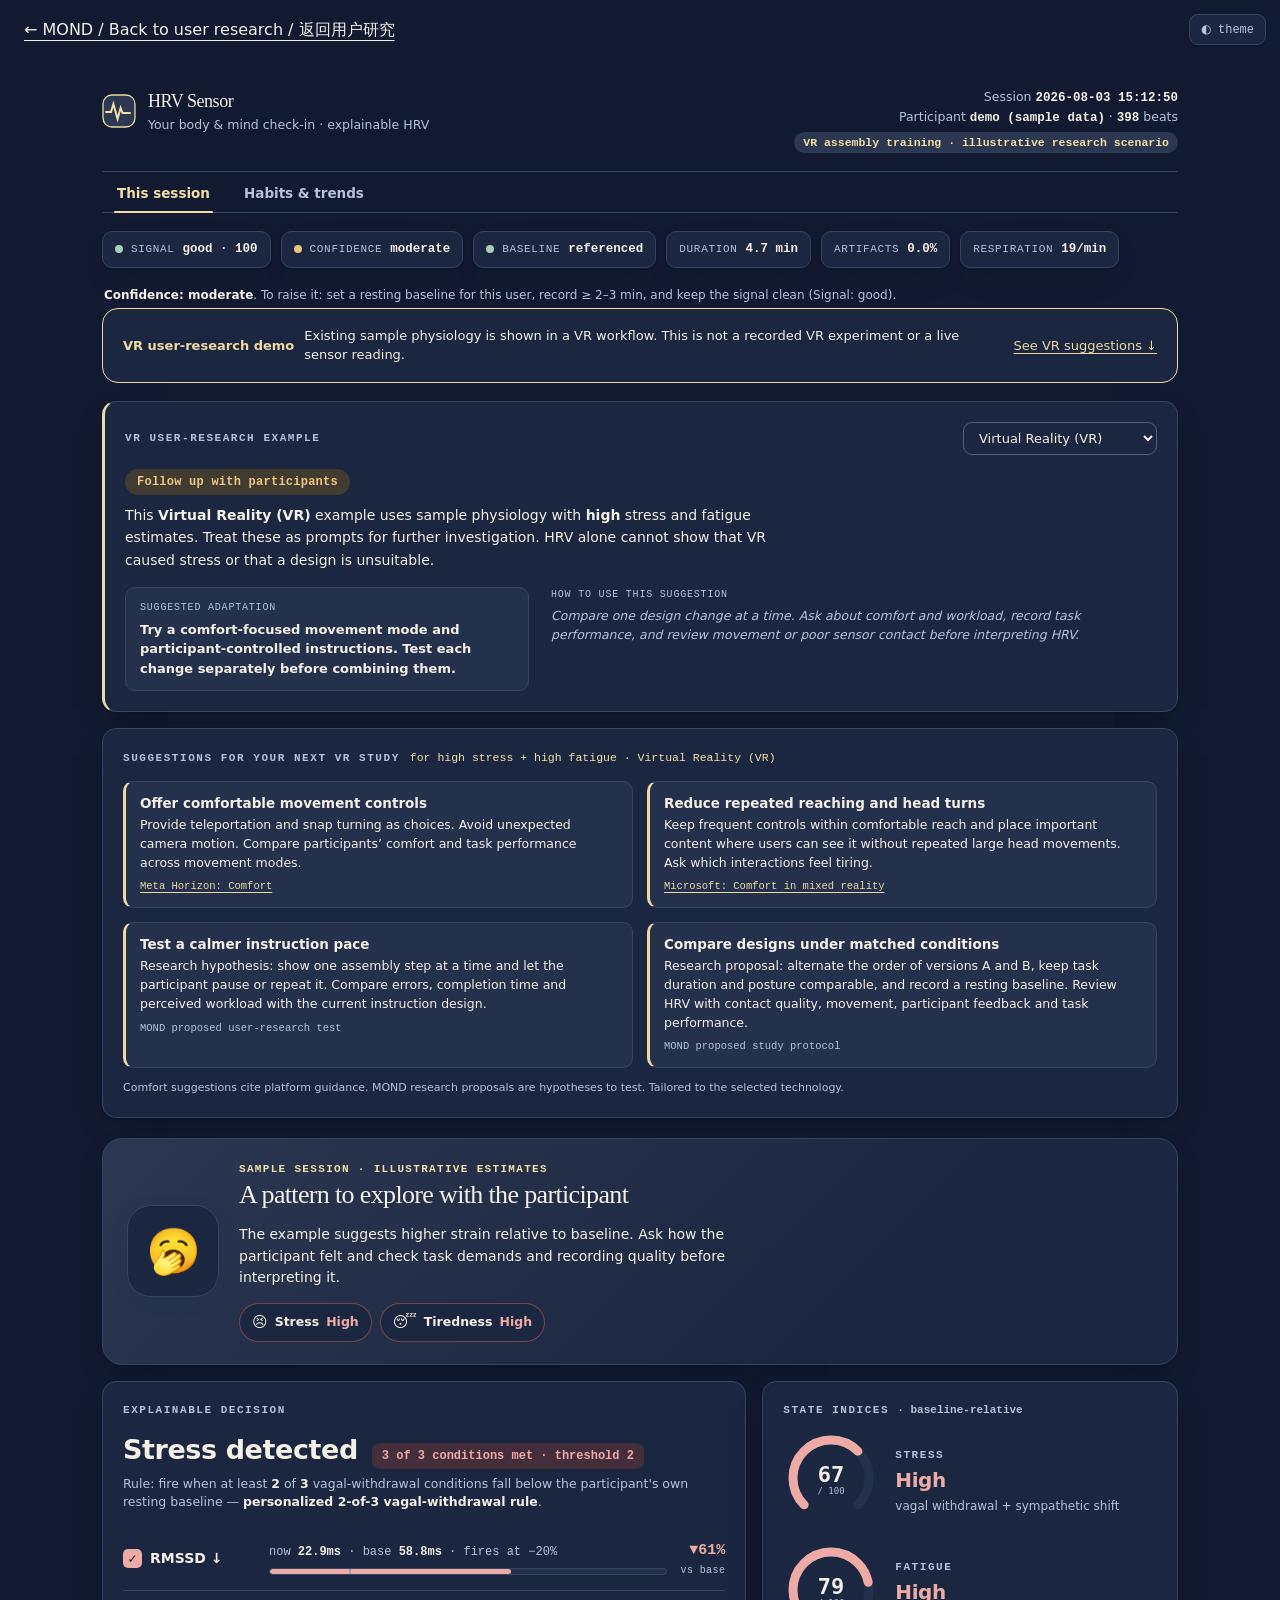
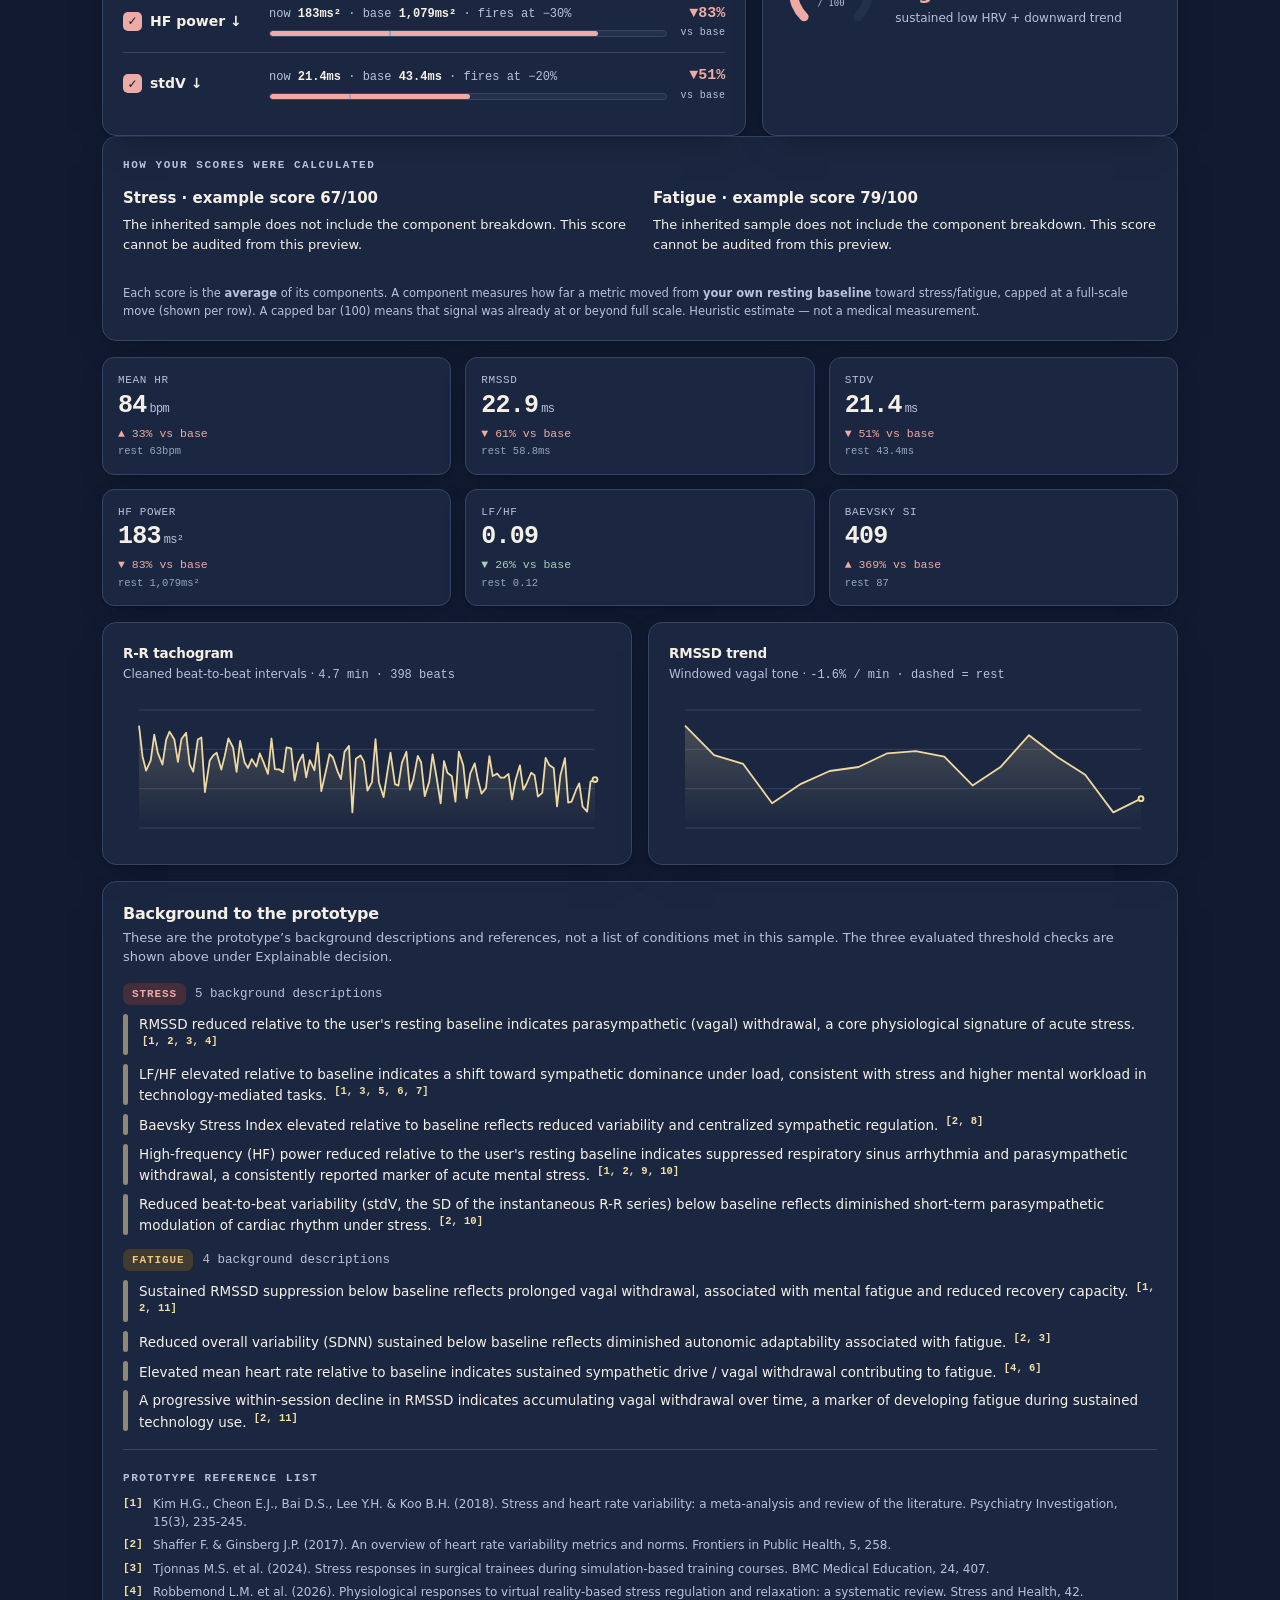
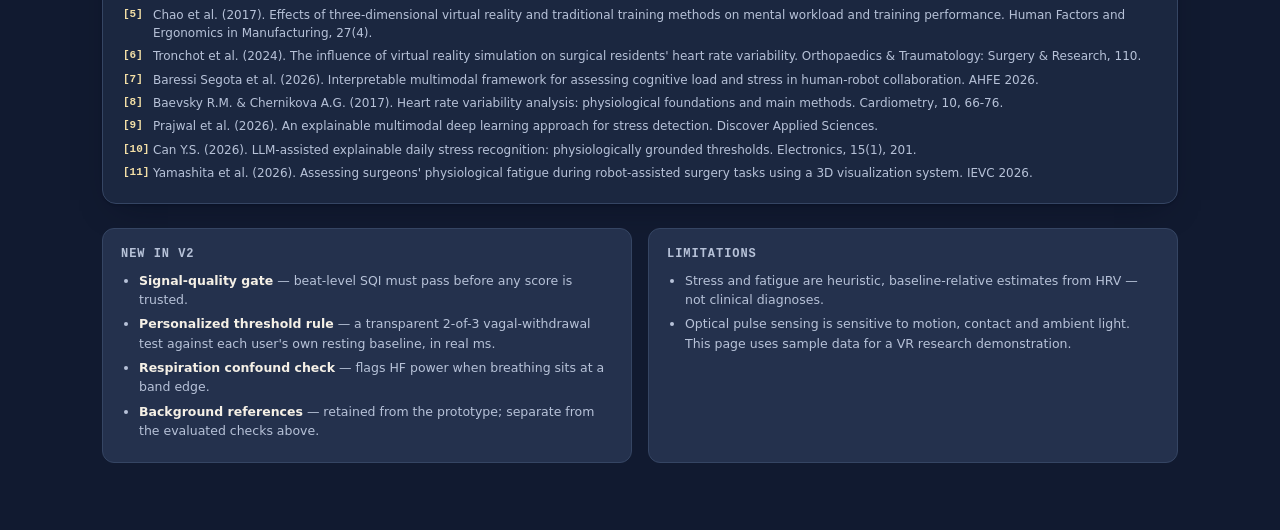
<file: vr-research.html>
<!doctype html>
<html lang="en" data-theme="dark">
<head>
<meta charset="utf-8">
<meta name="viewport" content="width=device-width,initial-scale=1">
<title>MOND · VR user-research prototype</title>
<style>
  /* MOND palette, shared with the pitch deck and product website. */
  :root{
    color-scheme:dark;
    --bg:#111a30; --surface:#1b2740; --surface-2:#24314d; --ink:#f5f0e6;
    --muted:#b7c2d8; --faint:#94a5c2; --border:#354563; --border-strong:#4a5e80;
    --accent:#edd9a1; --accent-strong:#f3dfa6; --accent-wash:#2c3851;
    --good:#a3cfbb; --warn:#edc67f; --crit:#eeaaa4;
    --good-wash:#233e40; --warn-wash:#413b32; --crit-wash:#442e3b;
    --trace:#edd9a1; --grid:#33425f;
    --shadow:0 1px 2px rgba(4,10,24,.22),0 12px 32px -16px rgba(4,10,24,.55);
    --radius:14px;
    --sans:"Segoe UI",system-ui,-apple-system,Arial,sans-serif;
    --mono:ui-monospace,"SF Mono",SFMono-Regular,Consolas,monospace;
  }
  :root[data-theme="light"]{
    color-scheme:light;
    --bg:#eef2f8; --surface:#ffffff; --surface-2:#e6ecf6; --ink:#25324b;
    --muted:#566984; --faint:#687d99; --border:#cfdaea; --border-strong:#b1c1d9;
    --accent:#6379aa; --accent-strong:#425987; --accent-wash:#e1e8f6;
    --good:#326f59; --warn:#8b641e; --crit:#a64c51;
    --good-wash:#e1eee8; --warn-wash:#f4ebd7; --crit-wash:#f4e4e6;
    --trace:#536ea5; --grid:#d9e2ef;
    --shadow:0 1px 2px rgba(31,50,84,.06),0 12px 32px -16px rgba(31,50,84,.18);
  }

  *{box-sizing:border-box}
  body{margin:0;background:var(--bg);color:var(--ink);font-family:var(--sans);
    line-height:1.5;-webkit-font-smoothing:antialiased;}
  .wrap{max-width:1120px;margin:0 auto;padding:28px 22px 60px;}
  .mono{font-family:var(--mono);font-variant-numeric:tabular-nums;}
  .num{font-family:var(--mono);font-variant-numeric:tabular-nums;letter-spacing:-.02em;}
  h1,h2,h3{margin:0;text-wrap:balance;font-weight:650;letter-spacing:-.015em;}
  .eyebrow{font-family:var(--mono);font-size:11px;letter-spacing:.14em;
    text-transform:uppercase;color:var(--muted);font-weight:600;}

  /* ---- Masthead ---- */
  header.mast{display:flex;justify-content:space-between;align-items:flex-start;
    gap:20px;flex-wrap:wrap;padding-bottom:18px;border-bottom:1px solid var(--border);}
  .brand{display:flex;align-items:center;gap:12px;}
  .glyph{width:34px;height:34px;flex:0 0 34px;}
  .brand h1{font-size:18px;}
  .brand .sub{font-size:12.5px;color:var(--muted);margin-top:1px;}
  .sess{text-align:right;font-size:12.5px;color:var(--muted);}
  .sess b{color:var(--ink);font-weight:600;}
  .sess .ctx{display:inline-block;margin-top:4px;padding:2px 9px;border-radius:999px;
    background:var(--accent-wash);color:var(--accent-strong);font-weight:600;
    font-family:var(--mono);font-size:11.5px;}

  /* ---- Status strip ---- */
  .strip{display:flex;gap:10px;flex-wrap:wrap;margin:18px 0 22px;}
  .chip{display:flex;align-items:center;gap:8px;background:var(--surface);
    border:1px solid var(--border);border-radius:10px;padding:8px 12px;font-size:12.5px;
    box-shadow:var(--shadow);}
  .chip .k{color:var(--muted);font-family:var(--mono);font-size:11px;text-transform:uppercase;letter-spacing:.06em;}
  .chip .v{font-family:var(--mono);font-weight:600;font-variant-numeric:tabular-nums;}
  .dot{width:8px;height:8px;border-radius:50%;flex:0 0 8px;}
  .dot.good{background:var(--good)} .dot.warn{background:var(--warn)} .dot.crit{background:var(--crit)}

  /* ---- AI Coach ---- */
  .coach{margin-bottom:16px;border-left:3px solid var(--accent);}
  .coach.gated{border-left-color:var(--warn);}
  .coach-head{display:flex;align-items:center;gap:12px;margin-bottom:10px;}
  .ai-badge{font-family:var(--mono);font-size:10.5px;font-weight:700;letter-spacing:.12em;
    color:var(--accent-strong);background:var(--accent-wash);padding:4px 9px;border-radius:6px;flex:0 0 auto;}
  .coach.gated .ai-badge{color:var(--warn);background:var(--warn-wash);}
  .coach-head h2{font-size:19px;}
  .coach-msg{font-size:14.5px;line-height:1.6;margin:0 0 14px;max-width:70ch;}
  .coach-cols{display:grid;grid-template-columns:1.5fr 1fr;gap:20px;}
  @media (max-width:720px){.coach-cols{grid-template-columns:1fr}}
  .coach-actions ul{list-style:none;margin:8px 0 0;padding:0;display:flex;flex-direction:column;gap:9px;}
  .coach-actions li{font-size:13.5px;line-height:1.45;padding-left:18px;position:relative;}
  .coach-actions li::before{content:"→";position:absolute;left:0;color:var(--accent-strong);font-weight:700;}
  .coach-actions li small{display:block;color:var(--muted);font-size:11.5px;margin-top:1px;}
  .actuation{background:var(--surface-2);border:1px solid var(--border);border-radius:10px;padding:12px 14px;font-size:13px;}
  .actuation .lbl{font-family:var(--mono);font-size:10px;text-transform:uppercase;letter-spacing:.08em;color:var(--muted);display:block;margin-bottom:4px;}
  .actuation .act{font-weight:600;}
  .coach-conf{font-family:var(--mono);font-size:11.5px;color:var(--muted);margin-top:10px;line-height:1.5;}

  /* ---- Grid scaffold ---- */
  .grid{display:grid;gap:16px;grid-template-columns:1.55fr 1fr;}
  @media (max-width:820px){.grid{grid-template-columns:1fr}}
  .card{background:var(--surface);border:1px solid var(--border);border-radius:var(--radius);
    box-shadow:var(--shadow);padding:20px;}
  .card > .eyebrow{display:block;margin-bottom:12px;}

  /* ---- Decision hero ---- */
  .verdict{display:flex;align-items:baseline;gap:14px;flex-wrap:wrap;margin-bottom:4px;}
  .verdict h2{font-size:27px;}
  .badge{font-family:var(--mono);font-size:12px;font-weight:600;padding:4px 10px;border-radius:8px;}
  .badge.crit{background:var(--crit-wash);color:var(--crit)}
  .badge.good{background:var(--good-wash);color:var(--good)}
  .rulenote{font-size:12.5px;color:var(--muted);margin:2px 0 16px;}
  .rulenote b{color:var(--ink);font-weight:600;}

  .cond{display:grid;grid-template-columns:132px 1fr auto;align-items:center;gap:14px;
    padding:12px 0;border-top:1px solid var(--border);}
  .cond:first-of-type{border-top:none;}
  .cond .clabel{display:flex;align-items:center;gap:8px;font-weight:600;font-size:14px;}
  .cond .tick{width:19px;height:19px;flex:0 0 19px;border-radius:5px;display:grid;place-items:center;
    font-size:12px;font-weight:700;}
  .cond .tick.met{background:var(--crit);color:#fff;}
  .cond .tick.unmet{background:var(--surface-2);border:1px solid var(--border-strong);color:var(--faint);}
  .cond .vals{font-family:var(--mono);font-size:12px;color:var(--muted);font-variant-numeric:tabular-nums;}
  .cond .vals b{color:var(--ink);font-weight:600;}
  .bar{position:relative;height:7px;border-radius:4px;background:var(--surface-2);
    border:1px solid var(--border);overflow:hidden;margin-top:7px;}
  .bar > i{position:absolute;inset:0 auto 0 0;border-radius:4px;background:var(--crit);}
  .bar > .thr{position:absolute;top:-3px;bottom:-3px;width:2px;background:var(--faint);}
  .cond .drop{font-family:var(--mono);font-weight:650;font-size:15px;text-align:right;color:var(--crit);
    font-variant-numeric:tabular-nums;}
  .cond .drop small{display:block;font-weight:500;font-size:10px;color:var(--muted);letter-spacing:.04em;}

  /* ---- Gauges ---- */
  .gauges{display:flex;flex-direction:column;gap:16px;}
  .gauge{display:flex;align-items:center;gap:16px;}
  .gauge canvas{width:96px;height:96px;flex:0 0 96px;}
  .gauge .gl .eyebrow{margin-bottom:3px;}
  .gauge .lvl{font-size:20px;font-weight:650;letter-spacing:-.02em;}
  .gauge .gsub{font-size:12px;color:var(--muted);margin-top:2px;}
  .lvl.High{color:var(--crit)} .lvl.Moderate{color:var(--warn)} .lvl.Low{color:var(--good)}

  /* ---- Metric tiles ---- */
  .tiles{display:grid;grid-template-columns:repeat(3,1fr);gap:14px;margin-top:16px;}
  @media (max-width:640px){.tiles{grid-template-columns:repeat(2,1fr)}}
  .tile{background:var(--surface);border:1px solid var(--border);border-radius:12px;padding:14px 15px;
    box-shadow:var(--shadow);}
  .tile .tk{font-family:var(--mono);font-size:11px;text-transform:uppercase;letter-spacing:.06em;color:var(--muted);}
  .tile .tv{font-family:var(--mono);font-variant-numeric:tabular-nums;font-size:25px;font-weight:650;
    letter-spacing:-.03em;margin-top:4px;line-height:1;}
  .tile .tv u{font-size:12px;font-weight:500;text-decoration:none;color:var(--muted);margin-left:3px;}
  .tile .td{font-family:var(--mono);font-size:11.5px;margin-top:7px;display:flex;align-items:center;gap:5px;}
  .td .arw{font-weight:700;}
  .td.adverse{color:var(--crit)} .td.favorable{color:var(--good)} .td.neutral{color:var(--muted)}
  .tile .tbase{font-size:10.5px;color:var(--faint);font-family:var(--mono);margin-top:2px;}

  /* ---- Score breakdown (how the number was computed) ---- */
  .bd-cols{display:grid;grid-template-columns:1fr 1fr;gap:26px;}
  @media (max-width:720px){.bd-cols{grid-template-columns:1fr}}
  .bd-title{font-size:15px;font-weight:650;margin-bottom:5px;}
  .bd-title.High{color:var(--crit)} .bd-title.Moderate{color:var(--warn)} .bd-title.Low{color:var(--good)}
  .bd-say{font-size:13px;margin:0 0 12px;line-height:1.55;}
  .bd-row{display:grid;grid-template-columns:104px 1fr 30px;align-items:center;gap:10px;margin-top:9px;}
  .bd-row .bd-l{font-size:12.5px;font-weight:600;}
  .bd-row .bd-bar{height:9px;border-radius:5px;background:var(--surface-2);border:1px solid var(--border);overflow:hidden;}
  .bd-row .bd-bar>i{display:block;height:100%;border-radius:5px;background:var(--accent);}
  .bd-row .bd-c{font-family:var(--mono);font-size:12px;text-align:right;color:var(--muted);font-variant-numeric:tabular-nums;}
  .bd-sub{font-family:var(--mono);font-size:10.5px;color:var(--faint);margin:2px 0 0 114px;}
  .bd-avg{margin-top:13px;padding-top:10px;border-top:1px solid var(--border);font-size:13px;}
  .bd-avg b{font-family:var(--mono);}
  .bd-note{margin-top:18px;font-size:11.5px;color:var(--muted);line-height:1.55;}

  /* ---- VR user-research example ---- */
  .techeval{margin-top:16px;border-left:3px solid var(--accent);}
  .te-head{display:flex;align-items:center;justify-content:space-between;gap:12px;margin-bottom:14px;flex-wrap:wrap;}
  .te-head select{font-family:var(--sans);font-size:13px;padding:7px 11px;border-radius:9px;
    border:1px solid var(--border-strong);background:var(--surface);color:var(--ink);cursor:pointer;}
  .te-empty{color:var(--muted);font-size:13px;}
  .te-verdict{display:flex;flex-direction:column;gap:9px;margin-bottom:16px;}
  .te-pill{align-self:flex-start;font-family:var(--mono);font-size:12px;font-weight:700;
    padding:4px 12px;border-radius:999px;letter-spacing:.02em;}
  .te-pill.good{background:var(--good-wash);color:var(--good)}
  .te-pill.warn{background:var(--warn-wash);color:var(--warn)}
  .te-pill.crit{background:var(--crit-wash);color:var(--crit)}
  .te-say{font-size:14px;line-height:1.6;margin:0;max-width:74ch;}
  .te-say b{color:var(--ink);}
  .te-grid{display:grid;grid-template-columns:1fr 1.5fr;gap:22px;}
  @media (max-width:720px){.te-grid{grid-template-columns:1fr}}
  .te-act{background:var(--surface-2);border:1px solid var(--border);border-radius:10px;padding:12px 14px;font-size:13px;height:fit-content;}
  .te-act .act{font-weight:600;}
  .lbl{font-family:var(--mono);font-size:10px;text-transform:uppercase;letter-spacing:.08em;color:var(--muted);display:block;margin-bottom:5px;}
  .te-refs{list-style:none;margin:8px 0 0;padding:0;display:flex;flex-direction:column;gap:11px;}
  .te-refs li{display:flex;gap:11px;}
  .te-refs .mk{flex:0 0 auto;width:4px;border-radius:3px;background:var(--accent);opacity:.55;}
  .rf-find{font-size:13px;line-height:1.5;}
  .rf-cite{font-size:11px;color:var(--muted);margin-top:2px;}
  .te-empty2{font-size:12.5px;color:var(--muted);font-style:italic;}

  /* ---- Tabs + Habits page ---- */
  .tabs{display:flex;gap:4px;margin:2px 0 16px;border-bottom:1px solid var(--border);}
  .tab{appearance:none;background:none;border:none;cursor:pointer;font:inherit;font-size:13.5px;font-weight:600;
    color:var(--muted);padding:9px 15px;border-radius:10px 10px 0 0;position:relative;}
  .tab:hover{color:var(--ink);}
  .tab.active{color:var(--accent-strong);}
  .tab.active::after{content:"";position:absolute;left:12px;right:12px;bottom:-1px;height:2px;
    background:var(--accent-strong);border-radius:2px;}
  .tab:focus-visible{outline:2px solid var(--accent);outline-offset:2px;}

  .hb-head{display:flex;align-items:flex-end;justify-content:space-between;gap:16px;flex-wrap:wrap;margin-bottom:16px;}
  .hb-title{font-size:20px;margin:3px 0 0;}
  .hb-controls{display:flex;align-items:center;gap:16px;}
  #hbMetric{font:inherit;font-size:13px;font-weight:600;color:var(--ink);background:var(--surface);
    border:1px solid var(--border-strong);border-radius:10px;padding:8px 12px;cursor:pointer;}
  .hb-toggle{font-size:12.5px;color:var(--muted);display:inline-flex;align-items:center;gap:6px;cursor:pointer;user-select:none;}
  .hb-grid{display:grid;grid-template-columns:300px 1fr;gap:16px;}
  @media (max-width:820px){.hb-grid{grid-template-columns:1fr}}
  .hb-side{display:flex;flex-direction:column;gap:14px;}
  .hb-stats{display:grid;grid-template-columns:1fr 1fr;gap:10px;}
  .hb-stat{background:var(--surface);border:1px solid var(--border);border-radius:12px;padding:12px 13px;box-shadow:var(--shadow);}
  .hb-stat .k{font-size:9.5px;letter-spacing:.06em;text-transform:uppercase;color:var(--muted);}
  .hb-stat .v{font-size:23px;font-weight:650;font-variant-numeric:tabular-nums;margin-top:3px;line-height:1;}
  .hb-stat .s{font-size:11px;color:var(--muted);margin-top:3px;}
  .hb-recentcard{padding:14px 16px;}
  .hb-rec{display:flex;align-items:center;justify-content:space-between;gap:10px;padding:8px 0;
    border-top:1px solid var(--border);font-size:12.5px;}
  .hb-rec:first-of-type{border-top:none;}
  .hb-rec .d{color:var(--ink);font-weight:600;} .hb-rec .t{color:var(--muted);font-family:var(--mono);font-size:11px;}
  .hb-rec .val{font-weight:700;font-variant-numeric:tabular-nums;padding:2px 10px;border-radius:999px;color:var(--ink);}
  .hb-main{display:flex;flex-direction:column;gap:16px;min-width:0;}
  .hb-calwrap{overflow-x:auto;}
  #hbCal{height:150px;display:block;}
  #hbProg{width:100%;height:220px;display:block;}
  .hb-legend{display:flex;align-items:center;gap:6px;justify-content:flex-end;margin-top:10px;font-size:11px;color:var(--muted);}
  .hb-legend i{width:12px;height:12px;border-radius:3px;display:inline-block;}
  .hb-note{font-size:12px;color:var(--muted);line-height:1.5;}

  /* ---- Confidence explainer ---- */
  .confnote{font-size:12px;color:var(--muted);line-height:1.5;margin:-4px 2px 4px;}
  .confnote b{color:var(--ink);}
  .confnote.ok b{color:var(--accent-strong);}

  /* ---- Teen-friendly check-in hero ---- */
  .checkin{display:flex;gap:20px;align-items:center;margin-bottom:16px;padding:22px 24px;
    border:1px solid var(--border);border-radius:20px;
    background:linear-gradient(135deg,var(--accent-wash),var(--surface) 70%);box-shadow:var(--shadow);}
  .checkin .mood{flex:0 0 auto;width:92px;height:92px;border-radius:24px;display:grid;place-items:center;
    background:var(--surface);border:1px solid var(--border);box-shadow:0 4px 16px rgba(31,50,84,.14);}
  .checkin .mood .emo{font-size:44px;line-height:1;}
  .checkin .body{flex:1 1 auto;min-width:0;}
  .checkin .vibe{font-family:var(--mono);font-size:11px;letter-spacing:.12em;text-transform:uppercase;
    color:var(--accent-strong);font-weight:600;}
  .checkin h2.ci-head{font-size:clamp(20px,3.2vw,26px);line-height:1.15;margin:3px 0 6px;
    text-wrap:balance;color:var(--ink);}
  .checkin .ci-say{font-size:14px;line-height:1.55;color:var(--ink);max-width:62ch;}
  .checkin .ci-chips{display:flex;flex-wrap:wrap;gap:8px;margin-top:14px;}
  .ci-chip{display:inline-flex;align-items:center;gap:7px;padding:7px 12px;border-radius:999px;
    background:var(--surface);border:1px solid var(--border);font-size:12.5px;font-weight:600;color:var(--ink);}
  .ci-chip .ci-emo{font-size:15px;}
  .ci-chip .ci-lv{font-weight:800;}
  .ci-chip.good{border-color:rgba(122,175,130,.55);} .ci-chip.good .ci-lv{color:#3f7a49;}
  .ci-chip.warn{border-color:rgba(214,158,74,.6);}  .ci-chip.warn .ci-lv{color:#9a6a1a;}
  .ci-chip.crit{border-color:rgba(200,90,90,.55);}  .ci-chip.crit .ci-lv{color:#a23b3b;}
  @media (prefers-color-scheme:dark){
    .ci-chip.good .ci-lv{color:#8fce99;} .ci-chip.warn .ci-lv{color:#e6bd77;} .ci-chip.crit .ci-lv{color:#f0a3a3;}
  }
  :root[data-theme="dark"] .ci-chip.good .ci-lv{color:#8fce99;}
  :root[data-theme="dark"] .ci-chip.warn .ci-lv{color:#e6bd77;}
  :root[data-theme="dark"] .ci-chip.crit .ci-lv{color:#f0a3a3;}
  :root[data-theme="light"] .ci-chip.good .ci-lv{color:#3f7a49;}
  :root[data-theme="light"] .ci-chip.warn .ci-lv{color:#9a6a1a;}
  :root[data-theme="light"] .ci-chip.crit .ci-lv{color:#a23b3b;}
  @media (max-width:560px){
    .checkin{flex-direction:column;text-align:center;align-items:center;}
    .checkin .ci-chips{justify-content:center;}
  }
  .ind-plain{font-size:12px;color:var(--muted);margin:3px 0 9px;line-height:1.45;}

  /* ---- More physiological indicators ---- */
  .indicators .ind-grid{display:grid;grid-template-columns:repeat(3,1fr);gap:14px;margin-bottom:14px;}
  @media (max-width:720px){.indicators .ind-grid{grid-template-columns:1fr}}
  .ind-box{background:var(--surface-2);border:1px solid var(--border);border-radius:12px;padding:14px;}
  .ind-h{font-size:11px;letter-spacing:.06em;text-transform:uppercase;color:var(--muted);margin-bottom:8px;}
  .ind-badge{display:inline-block;font-weight:650;font-size:14px;padding:3px 10px;border-radius:999px;
    background:var(--accent-weak);color:var(--accent-strong);}
  .ind-badge.good{background:rgba(122,175,130,.18);color:#3f7a49;}
  .ind-badge.warn{background:rgba(214,158,74,.20);color:#9a6a1a;}
  .ind-badge.crit{background:rgba(200,90,90,.18);color:#a23b3b;}
  .ind-scale{position:relative;height:8px;border-radius:999px;margin:12px 0 6px;
    background:linear-gradient(90deg,#7aaf82 0%,#d9c26a 55%,#c85a5a 100%);}
  .ind-scale i{position:absolute;top:-3px;width:14px;height:14px;border-radius:50%;background:#fff;
    border:2px solid var(--accent-strong);transform:translateX(-50%);box-shadow:0 1px 3px rgba(0,0,0,.25);}
  .ind-sub{font-size:11.5px;color:var(--muted);line-height:1.5;}
  .ind-rat{font-size:12px;line-height:1.5;margin-top:6px;}
  .ind-rat b{color:var(--ink);}
  .nl-table{display:grid;grid-template-columns:repeat(5,1fr);gap:8px;margin-top:2px;}
  @media (max-width:560px){.nl-table{grid-template-columns:repeat(2,1fr)}}
  .nl-cell{background:var(--surface-2);border:1px solid var(--border);border-radius:10px;padding:9px 10px;text-align:center;}
  .nl-k{font-size:10.5px;color:var(--muted);}
  .nl-v{font-size:16px;font-weight:650;font-variant-numeric:tabular-nums;}
  .ind-anom{margin-top:12px;font-size:12px;color:#a23b3b;background:rgba(200,90,90,.10);
    border:1px solid rgba(200,90,90,.35);border-radius:10px;padding:9px 12px;}
  .ind-src{font-size:10.5px;color:var(--muted);margin-top:12px;font-family:var(--mono);}

  /* ---- Suggestions for your next VR study ---- */
  .design{margin-top:16px;}
  .dg-head{display:flex;align-items:baseline;gap:10px;flex-wrap:wrap;margin-bottom:14px;}
  .dg-cond{font-family:var(--mono);font-size:11.5px;color:var(--accent-strong);}
  .dg-grid{display:grid;grid-template-columns:1fr 1fr;gap:14px;}
  @media (max-width:720px){.dg-grid{grid-template-columns:1fr}}
  .dg-item{background:var(--surface-2);border:1px solid var(--border);border-left:3px solid var(--accent);
    border-radius:10px;padding:12px 14px;}
  .dg-title{font-size:13.5px;font-weight:650;margin-bottom:4px;line-height:1.35;}
  .dg-say{font-size:12.5px;line-height:1.5;}
  .dg-refs{font-size:10.5px;color:var(--muted);margin-top:7px;font-family:var(--mono);}
  .dg-empty{font-size:12.5px;color:var(--muted);}
  .dg-note{font-size:11px;color:var(--muted);margin-top:12px;line-height:1.5;}

  /* ---- Charts ---- */
  .charts{display:grid;grid-template-columns:1fr 1fr;gap:16px;margin-top:16px;}
  @media (max-width:820px){.charts{grid-template-columns:1fr}}
  .chart h3{font-size:13.5px;font-weight:600;}
  .chart .csub{font-size:12px;color:var(--muted);margin:1px 0 10px;}
  .chart canvas{width:100%;height:150px;display:block;}

  /* ---- History ---- */
  .histgrid{display:grid;grid-template-columns:1fr 1fr;gap:16px;}
  @media (max-width:820px){.histgrid{grid-template-columns:1fr}}
  .histchart h3{font-size:13px;font-weight:600;margin-bottom:8px;}
  .histchart canvas{width:100%;height:120px;display:block;}
  .histtable{margin-top:16px;overflow-x:auto;}
  .histtable table{width:100%;border-collapse:collapse;font-size:12.5px;}
  .histtable th{font-family:var(--mono);font-size:10.5px;text-transform:uppercase;letter-spacing:.06em;
    color:var(--muted);text-align:left;font-weight:600;padding:6px 10px;border-bottom:1px solid var(--border);}
  .histtable td{padding:7px 10px;border-bottom:1px solid var(--border);font-variant-numeric:tabular-nums;}
  .histtable td.mono{font-family:var(--mono);}
  .histtable tr.cur td{background:var(--accent-wash);}
  .pill{display:inline-block;padding:1px 8px;border-radius:999px;font-family:var(--mono);font-size:11px;font-weight:600;}
  .pill.High{background:var(--crit-wash);color:var(--crit)}
  .pill.Moderate{background:var(--warn-wash);color:var(--warn)}
  .pill.Low{background:var(--good-wash);color:var(--good)}

  /* ---- Evidence ---- */
  .why{margin-top:16px;}
  .why h2{font-size:16px;margin-bottom:2px;}
  .why .lead{font-size:13px;color:var(--muted);margin:0 0 16px;}
  .evgroup{margin-bottom:14px;}
  .evgroup .gh{display:flex;align-items:center;gap:9px;margin-bottom:9px;}
  .evgroup .gh .tag{font-family:var(--mono);font-size:11px;font-weight:700;text-transform:uppercase;
    letter-spacing:.08em;padding:3px 9px;border-radius:7px;}
  .tag.stress{background:var(--crit-wash);color:var(--crit)}
  .tag.fatigue{background:var(--warn-wash);color:var(--warn)}
  .evgroup .gh .glvl{font-size:12.5px;color:var(--muted);font-family:var(--mono);}
  ul.ev{list-style:none;margin:0;padding:0;display:flex;flex-direction:column;gap:9px;}
  ul.ev li{display:flex;gap:11px;font-size:13.5px;line-height:1.5;}
  ul.ev li .mk{flex:0 0 auto;width:5px;border-radius:3px;background:var(--accent);opacity:.55;}
  ul.ev li sup{font-family:var(--mono);color:var(--accent-strong);font-weight:600;font-size:10.5px;
    margin-left:3px;}
  .refs{margin-top:18px;border-top:1px solid var(--border);padding-top:14px;}
  .refs ol{margin:8px 0 0;padding-left:0;list-style:none;counter-reset:r;
    display:flex;flex-direction:column;gap:6px;}
  .refs li{counter-increment:r;position:relative;padding-left:30px;font-size:12px;color:var(--muted);line-height:1.45;}
  .refs li::before{content:"["counter(r)"]";position:absolute;left:0;top:0;font-family:var(--mono);
    color:var(--accent-strong);font-weight:600;font-size:11px;}

  /* ---- Footer ---- */
  footer{margin-top:24px;display:grid;grid-template-columns:1fr 1fr;gap:16px;}
  @media (max-width:820px){footer{grid-template-columns:1fr}}
  .note{background:var(--surface-2);border:1px solid var(--border);border-radius:12px;padding:16px 18px;}
  .note h4{margin:0 0 8px;font-size:12px;font-family:var(--mono);text-transform:uppercase;letter-spacing:.08em;color:var(--muted);}
  .note ul{margin:0;padding-left:18px;font-size:12.5px;color:var(--muted);line-height:1.55;}
  .note li{margin-bottom:5px;}
  .note li b{color:var(--ink);font-weight:600;}
  .toggle{position:fixed;top:14px;right:14px;background:var(--surface);border:1px solid var(--border);
    color:var(--muted);border-radius:9px;padding:7px 11px;font-size:12px;cursor:pointer;font-family:var(--mono);
    box-shadow:var(--shadow);}
  .toggle:focus-visible{outline:2px solid var(--accent);outline-offset:2px;}
  .sect-h{margin:34px 0 4px;font-size:12px;}

  /* Warm serif titles sit beside clear, familiar data typography. */
  header.mast h1,.checkin h2.ci-head{font-family:Georgia,"Times New Roman",serif;font-weight:400;letter-spacing:-.025em;}
  .ci-chip.good .ci-lv,.ind-badge.good{color:var(--good)!important;}
  .ci-chip.warn .ci-lv,.ind-badge.warn{color:var(--warn)!important;}
  .ci-chip.crit .ci-lv,.ind-badge.crit{color:var(--crit)!important;}
  .ind-badge.good{background:var(--good-wash);}
  .ind-badge.warn{background:var(--warn-wash);}
  .ind-badge.crit,.ind-anom{background:var(--crit-wash);color:var(--crit);}
  .ind-scale{background:linear-gradient(90deg,var(--good) 0%,var(--warn) 55%,var(--crit) 100%);}
  .cond .tick.met{color:var(--bg);}
  button:focus-visible,select:focus-visible,a:focus-visible,summary:focus-visible{outline:2px solid var(--accent);outline-offset:4px;}
.vr-demo-note{display:flex;gap:10px;flex-wrap:wrap;align-items:center;padding:17px 20px;margin:0 0 18px;border:1px solid var(--accent);border-radius:16px;background:var(--surface);font-size:13px;line-height:1.5}.vr-demo-note strong{color:var(--accent)}.vr-demo-note span{flex:1;min-width:200px}.vr-demo-note a,.dg-refs a{color:var(--accent);text-underline-offset:3px}.techeval{scroll-margin-top:20px}.design{margin-bottom:20px}</style>
</head>
<body>
<a href="./#research" style="display:inline-block;margin:18px 24px;color:inherit;text-underline-offset:5px">← MOND / Back to user research / 返回用户研究</a>

<button class="toggle" id="themeBtn" aria-label="Toggle light or dark theme">◐ theme</button>
<div class="wrap">

  <header class="mast">
    <div class="brand">
      <svg class="glyph" viewBox="0 0 34 34" fill="none" aria-hidden="true">
        <rect x="1" y="1" width="32" height="32" rx="9" fill="var(--accent-wash)" stroke="var(--accent)" stroke-width="1.3"/>
        <path d="M4 18 h5 l2.4 -8 4.2 15 3-11 2 5 h7.4" stroke="var(--accent-strong)"
              stroke-width="2" stroke-linjoin="round" stroke-linecap="round" fill="none"/>
      </svg>
      <div>
        <h1>HRV Sensor</h1>
        <div class="sub">Your body &amp; mind check-in · explainable HRV</div>
      </div>
    </div>
    <div class="sess">
      Session <b class="mono" id="sTime"></b><br>
      Participant <b class="mono" id="sUser"></b> · <b class="mono" id="sBeats"></b> beats<br>
      <span class="ctx" id="sCtx"></span>
    </div>
  </header>

  <nav class="tabs" role="tablist">
    <button class="tab active" id="tabSession" type="button" onclick="showPage('session')">This session</button>
    <button class="tab" id="tabHabits" type="button" onclick="showPage('habits')">Habits &amp; trends</button>
  </nav>

  <div id="pageSession">
  <div class="strip" id="strip"></div>
  <div class="confnote" id="confNote"></div>

  <aside class="vr-demo-note"><strong>VR user-research demo</strong><span>Existing sample physiology is shown in a VR workflow. This is not a recorded VR experiment or a live sensor reading.</span><a href="#techCard">See VR suggestions ↓</a></aside>
  <section class="card techeval" id="techCard">
    <div class="te-head">
      <span class="eyebrow">VR user-research example</span>
      <select id="techSelect" aria-label="Technology used in this session"></select>
    </div>
    <div id="techBody" class="te-empty">Pick the technology you were using to see a human-centred evaluation of it, based on your physiology.</div>
  </section>

  <section class="card design" id="designCard">
    <div class="dg-head">
      <span class="eyebrow">Suggestions for your next VR study</span>
      <span class="dg-cond" id="designCond"></span>
    </div>
    <div class="dg-grid" id="designBody"></div>
    <div class="dg-note" id="designNote"></div>
  </section>
  <section class="checkin" id="checkin" aria-label="Your check-in"></section>

  <section class="card coach" id="coachCard" aria-labelledby="coachH">
    <div class="coach-head">
      <span class="ai-badge">AI COACH</span>
      <h2 id="coachH"></h2>
    </div>
    <p class="coach-msg" id="coachMsg"></p>
    <div class="coach-cols">
      <div class="coach-actions">
        <span class="eyebrow">Recommended</span>
        <ul id="coachActions"></ul>
      </div>
      <div class="coach-side">
        <div class="actuation" id="coachActuation"></div>
        <div class="coach-conf" id="coachConf"></div>
      </div>
    </div>
  </section>

  <div class="grid">
    <!-- Decision hero -->
    <section class="card" aria-labelledby="dech">
      <span class="eyebrow" id="dech">Explainable decision</span>
      <div class="verdict">
        <h2 id="vTitle"></h2>
        <span class="badge" id="vBadge"></span>
      </div>
      <p class="rulenote" id="vNote"></p>
      <div id="conds"></div>
    </section>

    <!-- Gauges -->
    <section class="card">
      <span class="eyebrow">State indices <span style="text-transform:none;letter-spacing:0">· baseline-relative</span></span>
      <div class="gauges" id="gauges"></div>
    </section>
  </div>

  <section class="card breakdown" id="breakdownCard">
    <span class="eyebrow" style="display:block;margin-bottom:14px;">How your scores were calculated</span>
    <div class="bd-cols">
      <div class="bd-col" id="bdStress"></div>
      <div class="bd-col" id="bdFatigue"></div>
    </div>
    <div class="bd-note">Each score is the <b>average</b> of its components. A component measures how far a metric moved from <b>your own resting baseline</b> toward stress/fatigue, capped at a full-scale move (shown per row). A capped bar (100) means that signal was already at or beyond full scale. Heuristic estimate — not a medical measurement.</div>
  </section>

  <section class="card indicators" id="indicatorsCard">
    <span class="eyebrow" style="display:block;margin-bottom:14px;">More physiological indicators</span>
    <div class="ind-grid">
      <div class="ind-box" id="indState"></div>
      <div class="ind-box" id="indCog"></div>
      <div class="ind-box" id="indEmotion"></div>
      <div class="ind-box" id="indBalance"></div>
      <div class="ind-box" id="indComplex"></div>
    </div>
    <div class="ind-h">Nonlinear &amp; fractal HRV</div>
    <div class="nl-table" id="nlTable"></div>
    <div id="indAnom"></div>
    <div class="ind-src" id="indSrc"></div>
  </section>

  <div class="tiles" id="tiles"></div>



  <div class="charts">
    <section class="card chart">
      <h3>R-R tachogram</h3>
      <div class="csub">Cleaned beat-to-beat intervals · <span class="mono" id="chDur"></span></div>
      <canvas id="tacho" aria-label="R-R interval trace over the session"></canvas>
    </section>
    <section class="card chart">
      <h3>RMSSD trend</h3>
      <div class="csub">Windowed vagal tone · <span class="mono" id="chSlope"></span></div>
      <canvas id="trend" aria-label="Windowed RMSSD over the session"></canvas>
    </section>
  </div>

  <section class="card hist" id="histCard" style="margin-top:16px;display:none;">
    <span class="eyebrow" style="display:block;margin-bottom:12px;">Trend across sessions
      <span style="text-transform:none;letter-spacing:0" id="histCount"></span></span>
    <div class="histgrid">
      <div class="histchart">
        <h3>Stress</h3>
        <canvas id="hStress" aria-label="Stress score across recent sessions"></canvas>
      </div>
      <div class="histchart">
        <h3>Fatigue</h3>
        <canvas id="hFatigue" aria-label="Fatigue score across recent sessions"></canvas>
      </div>
    </div>
    <div class="histtable" id="histTable"></div>
  </section>

  <section class="card why">
    <h2>Background to the prototype</h2>
    <p class="lead">These are the prototype’s background descriptions and references, not a list of conditions met in this sample. The three evaluated threshold checks are shown above under Explainable decision.</p>
    <div id="evStress"></div>
    <div id="evFatigue"></div>
    <div class="refs">
      <span class="eyebrow">Prototype reference list</span>
      <ol id="refList"></ol>
    </div>
  </section>

  <footer>
    <div class="note">
      <h4>New in v2</h4>
      <ul id="whatsnew"></ul>
    </div>
    <div class="note">
      <h4>Limitations</h4>
      <ul id="limits"></ul>
    </div>
  </footer>
  </div><!-- /pageSession -->

  <section id="pageHabits" style="display:none">
    <div class="hb-head">
      <div>
        <span class="eyebrow">Habits &amp; trends</span>
        <h2 class="hb-title" id="hbTitle">Your patterns over time</h2>
      </div>
      <div class="hb-controls">
        <select id="hbMetric" aria-label="Metric"></select>
        <label class="hb-toggle"><input type="checkbox" id="hbActive" checked> Hide empty weeks</label>
      </div>
    </div>
    <div class="hb-grid">
      <aside class="hb-side">
        <div class="hb-stats" id="hbStats"></div>
        <section class="card hb-recentcard">
          <span class="eyebrow" style="display:block;margin-bottom:10px;">Recent sessions</span>
          <div id="hbRecent"></div>
        </section>
      </aside>
      <main class="hb-main">
        <section class="card">
          <span class="eyebrow" id="hbCalTitle" style="display:block;margin-bottom:12px;">Session calendar</span>
          <div class="hb-calwrap"><canvas id="hbCal" aria-label="Calendar heatmap"></canvas></div>
          <div class="hb-legend" id="hbLegend"></div>
        </section>
        <section class="card">
          <span class="eyebrow" id="hbProgTitle" style="display:block;margin-bottom:12px;">Weekly progress</span>
          <canvas id="hbProg" aria-label="Weekly progress"></canvas>
        </section>
        <div class="hb-note" id="hbNote"></div>
      </main>
    </div>
  </section>
</div>

<script id="payload" type="application/json">{"session": {"context": "VR assembly training · illustrative research scenario", "analyzed_at": "2026-08-03 15:12:50", "user": "demo (sample data)", "beats_used": 398, "beats_raw": 398, "signal_quality": {"artifact_ratio": 0.0, "beats_used": 398, "duration_s": 284.35169999999994, "sqi_score": 100.0, "sqi_level": "good", "usable": true}, "respiration": {"resp_rate_bpm": 18.75, "hf_respiration_confounded": false}, "time_domain": {"n_beats": 398, "duration_s": 284.35169999999994, "mean_rr_ms": 714.4515075376884, "mean_hr_bpm": 83.9805072380436, "sdnn_ms": 21.412381014121195, "rmssd_ms": 22.921329149392953, "pnn50_pct": 1.5113350125944585, "cvnn_pct": 2.9970376979002538, "stdv_ms": 21.412381014121195}, "freq_domain": {"vlf_power_ms2": 2.431017590794963, "lf_power_ms2": 16.27658257718458, "hf_power_ms2": 182.84083521823496, "total_power_ms2": 201.5484353862145, "lf_hf_ratio": 0.08902050003084483, "lf_nu": 8.174364029724277, "hf_nu": 91.82563597027573, "reliable": true}, "baevsky_stress_index": 408.995858060388, "threshold_rule": {"name": "personalized 2-of-3 vagal-withdrawal rule", "applicable": true, "stress": true, "n_conditions_met": 3, "n_required": 2, "conditions": [{"label": "RMSSD ↓", "rule_id": "rmssd_drop_vs_baseline", "observed": 22.921329149392953, "baseline": 58.804015897847364, "unit": "ms", "drop_pct": 61.020809889563964, "threshold_pct": 20.0, "met": true, "evaluable": true}, {"label": "HF power ↓", "rule_id": "hf_drop_vs_baseline", "observed": 182.84083521823496, "baseline": 1078.526735968616, "unit": "ms²", "drop_pct": 83.04716711041688, "threshold_pct": 30.0, "met": true, "evaluable": true}, {"label": "stdV ↓", "rule_id": "stdv_drop_vs_baseline", "observed": 21.412381014121195, "baseline": 43.398461842041975, "unit": "ms", "drop_pct": 50.66096791159062, "threshold_pct": 20.0, "met": true, "evaluable": true}], "fired_rules": ["rmssd_drop_vs_baseline", "hf_drop_vs_baseline", "stdv_drop_vs_baseline"]}, "baseline": {"recorded_at": "2026-08-03 15:12:41", "rmssd_ms": 58.804015897847364, "sdnn_ms": 43.398461842041975, "stdv_ms": 43.398461842041975, "mean_hr_bpm": 63.18007721565132, "hf_power_ms2": 1078.526735968616, "lf_hf_ratio": 0.120322748603806, "stress_index": 87.29061672007869}, "stress_fatigue": {"stress_score": 66.66666666666666, "stress_level": "High", "fatigue_score": 78.99065684355008, "fatigue_level": "High", "confidence": "moderate", "gated": false, "baseline_used": true, "evidence": [{"rule": "rmssd_drop_vs_baseline", "outcome": "stress", "statement": "RMSSD reduced relative to the user's resting baseline indicates parasympathetic (vagal) withdrawal, a core physiological signature of acute stress.", "citations": ["Kim H.G., Cheon E.J., Bai D.S., Lee Y.H. & Koo B.H. (2018). Stress and heart rate variability: a meta-analysis and review of the literature. Psychiatry Investigation, 15(3), 235-245.", "Shaffer F. & Ginsberg J.P. (2017). An overview of heart rate variability metrics and norms. Frontiers in Public Health, 5, 258.", "Tjonnas M.S. et al. (2024). Stress responses in surgical trainees during simulation-based training courses. BMC Medical Education, 24, 407.", "Robbemond L.M. et al. (2026). Physiological responses to virtual reality-based stress regulation and relaxation: a systematic review. Stress and Health, 42."]}, {"rule": "lfhf_rise_vs_baseline", "outcome": "stress", "statement": "LF/HF elevated relative to baseline indicates a shift toward sympathetic dominance under load, consistent with stress and higher mental workload in technology-mediated tasks.", "citations": ["Kim H.G., Cheon E.J., Bai D.S., Lee Y.H. & Koo B.H. (2018). Stress and heart rate variability: a meta-analysis and review of the literature. Psychiatry Investigation, 15(3), 235-245.", "Tjonnas M.S. et al. (2024). Stress responses in surgical trainees during simulation-based training courses. BMC Medical Education, 24, 407.", "Chao et al. (2017). Effects of three-dimensional virtual reality and traditional training methods on mental workload and training performance. Human Factors and Ergonomics in Manufacturing, 27(4).", "Tronchot et al. (2024). The influence of virtual reality simulation on surgical residents' heart rate variability. Orthopaedics & Traumatology: Surgery & Research, 110.", "Baressi Segota et al. (2026). Interpretable multimodal framework for assessing cognitive load and stress in human-robot collaboration. AHFE 2026."]}, {"rule": "si_rise_vs_baseline", "outcome": "stress", "statement": "Baevsky Stress Index elevated relative to baseline reflects reduced variability and centralized sympathetic regulation.", "citations": ["Baevsky R.M. & Chernikova A.G. (2017). Heart rate variability analysis: physiological foundations and main methods. Cardiometry, 10, 66-76.", "Shaffer F. & Ginsberg J.P. (2017). An overview of heart rate variability metrics and norms. Frontiers in Public Health, 5, 258."]}, {"rule": "hf_drop_vs_baseline", "outcome": "stress", "statement": "High-frequency (HF) power reduced relative to the user's resting baseline indicates suppressed respiratory sinus arrhythmia and parasympathetic withdrawal, a consistently reported marker of acute mental stress.", "citations": ["Shaffer F. & Ginsberg J.P. (2017). An overview of heart rate variability metrics and norms. Frontiers in Public Health, 5, 258.", "Kim H.G., Cheon E.J., Bai D.S., Lee Y.H. & Koo B.H. (2018). Stress and heart rate variability: a meta-analysis and review of the literature. Psychiatry Investigation, 15(3), 235-245.", "Prajwal et al. (2026). An explainable multimodal deep learning approach for stress detection. Discover Applied Sciences.", "Can Y.S. (2026). LLM-assisted explainable daily stress recognition: physiologically grounded thresholds. Electronics, 15(1), 201."]}, {"rule": "stdv_drop_vs_baseline", "outcome": "stress", "statement": "Reduced beat-to-beat variability (stdV, the SD of the instantaneous R-R series) below baseline reflects diminished short-term parasympathetic modulation of cardiac rhythm under stress.", "citations": ["Shaffer F. & Ginsberg J.P. (2017). An overview of heart rate variability metrics and norms. Frontiers in Public Health, 5, 258.", "Can Y.S. (2026). LLM-assisted explainable daily stress recognition: physiologically grounded thresholds. Electronics, 15(1), 201."]}, {"rule": "rmssd_drop_fatigue", "outcome": "fatigue", "statement": "Sustained RMSSD suppression below baseline reflects prolonged vagal withdrawal, associated with mental fatigue and reduced recovery capacity.", "citations": ["Shaffer F. & Ginsberg J.P. (2017). An overview of heart rate variability metrics and norms. Frontiers in Public Health, 5, 258.", "Kim H.G., Cheon E.J., Bai D.S., Lee Y.H. & Koo B.H. (2018). Stress and heart rate variability: a meta-analysis and review of the literature. Psychiatry Investigation, 15(3), 235-245.", "Yamashita et al. (2026). Assessing surgeons' physiological fatigue during robot-assisted surgery tasks using a 3D visualization system. IEVC 2026."]}, {"rule": "sdnn_drop_vs_baseline", "outcome": "fatigue", "statement": "Reduced overall variability (SDNN) sustained below baseline reflects diminished autonomic adaptability associated with fatigue.", "citations": ["Shaffer F. & Ginsberg J.P. (2017). An overview of heart rate variability metrics and norms. Frontiers in Public Health, 5, 258.", "Tjonnas M.S. et al. (2024). Stress responses in surgical trainees during simulation-based training courses. BMC Medical Education, 24, 407."]}, {"rule": "hr_rise_vs_baseline", "outcome": "fatigue", "statement": "Elevated mean heart rate relative to baseline indicates sustained sympathetic drive / vagal withdrawal contributing to fatigue.", "citations": ["Tronchot et al. (2024). The influence of virtual reality simulation on surgical residents' heart rate variability. Orthopaedics & Traumatology: Surgery & Research, 110.", "Robbemond L.M. et al. (2026). Physiological responses to virtual reality-based stress regulation and relaxation: a systematic review. Stress and Health, 42."]}, {"rule": "rmssd_downward_trend", "outcome": "fatigue", "statement": "A progressive within-session decline in RMSSD indicates accumulating vagal withdrawal over time, a marker of developing fatigue during sustained technology use.", "citations": ["Shaffer F. & Ginsberg J.P. (2017). An overview of heart rate variability metrics and norms. Frontiers in Public Health, 5, 258.", "Yamashita et al. (2026). Assessing surgeons' physiological fatigue during robot-assisted surgery tasks using a 3D visualization system. IEVC 2026."]}], "references": {"kim_2018": "Kim H.G., Cheon E.J., Bai D.S., Lee Y.H. & Koo B.H. (2018). Stress and heart rate variability: a meta-analysis and review of the literature. Psychiatry Investigation, 15(3), 235-245.", "shaffer_2017": "Shaffer F. & Ginsberg J.P. (2017). An overview of heart rate variability metrics and norms. Frontiers in Public Health, 5, 258.", "tjonnas_2024": "Tjonnas M.S. et al. (2024). Stress responses in surgical trainees during simulation-based training courses. BMC Medical Education, 24, 407.", "robbemond_2026": "Robbemond L.M. et al. (2026). Physiological responses to virtual reality-based stress regulation and relaxation: a systematic review. Stress and Health, 42.", "chao_2017": "Chao et al. (2017). Effects of three-dimensional virtual reality and traditional training methods on mental workload and training performance. Human Factors and Ergonomics in Manufacturing, 27(4).", "tronchot_2024": "Tronchot et al. (2024). The influence of virtual reality simulation on surgical residents' heart rate variability. Orthopaedics & Traumatology: Surgery & Research, 110.", "baressi_segota_2026": "Baressi Segota et al. (2026). Interpretable multimodal framework for assessing cognitive load and stress in human-robot collaboration. AHFE 2026.", "baevsky_2017": "Baevsky R.M. & Chernikova A.G. (2017). Heart rate variability analysis: physiological foundations and main methods. Cardiometry, 10, 66-76.", "prajwal_2026": "Prajwal et al. (2026). An explainable multimodal deep learning approach for stress detection. Discover Applied Sciences.", "can_2026": "Can Y.S. (2026). LLM-assisted explainable daily stress recognition: physiologically grounded thresholds. Electronics, 15(1), 201.", "yamashita_2026": "Yamashita et al. (2026). Assessing surgeons' physiological fatigue during robot-assisted surgery tasks using a 3D visualization system. IEVC 2026."}, "notes": []}, "rmssd_trend": {"slope_per_min": -0.01596262737420032, "windows": [25.49, 23.86, 23.37, 21.2, 22.27, 22.98, 23.2, 23.96, 24.08, 23.77, 22.18, 23.22, 24.96, 23.75, 22.77, 20.69, 21.45], "window_centers_s": [22.8, 37.4, 52.0, 66.5, 81.0, 95.4, 109.9, 124.3, 138.6, 152.9, 167.1, 181.3, 195.4, 209.6, 223.6, 237.7, 251.6]}, "tachogram": {"t": [0.8, 3.0, 5.2, 8.1, 10.3, 12.5, 15.4, 17.7, 19.8, 22.8, 25.0, 27.2, 30.1, 32.3, 34.5, 37.4, 39.6, 41.8, 44.8, 46.9, 49.1, 52.0, 54.2, 56.4, 59.3, 61.5, 63.7, 66.5, 68.6, 70.9, 73.8, 75.9, 78.1, 81.0, 83.2, 85.3, 88.2, 90.4, 92.5, 95.4, 97.6, 99.8, 102.7, 104.8, 107.0, 109.9, 112.0, 114.2, 117.1, 119.3, 121.4, 124.3, 126.4, 128.6, 131.4, 133.5, 135.7, 138.6, 140.7, 142.9, 145.7, 147.9, 150.0, 152.9, 155.0, 157.2, 160.0, 162.1, 164.3, 167.1, 169.3, 171.4, 174.2, 176.3, 178.5, 181.3, 183.4, 185.6, 188.4, 190.5, 192.6, 195.4, 197.6, 199.7, 202.5, 204.6, 206.8, 209.6, 211.6, 213.8, 216.6, 218.7, 220.8, 223.6, 225.7, 227.8, 230.6, 232.8, 234.9, 237.7, 239.8, 241.9, 244.7, 246.8, 248.9, 251.6, 253.7, 255.9, 258.7, 260.8, 262.9, 265.7, 267.7, 269.8, 272.6, 274.6, 276.7, 279.5, 281.6, 284.4], "rr": [762.2, 728.8, 713.5, 724.5, 752.4, 732.6, 720.0, 747.0, 755.7, 747.1, 722.8, 747.6, 754.4, 720.1, 712.2, 747.2, 749.3, 690.2, 724.4, 729.9, 732.7, 714.5, 729.9, 748.3, 738.5, 712.0, 745.7, 722.1, 716.3, 725.9, 717.7, 732.0, 723.1, 709.9, 748.2, 715.0, 714.6, 711.6, 738.5, 737.6, 702.6, 721.4, 731.0, 706.1, 724.7, 713.8, 743.5, 691.2, 713.6, 731.3, 727.9, 712.6, 704.2, 733.7, 740.2, 668.1, 726.2, 729.9, 723.1, 691.8, 701.0, 747.4, 700.6, 684.7, 708.9, 732.9, 698.7, 697.2, 721.8, 733.8, 692.6, 703.6, 729.3, 722.2, 685.7, 701.2, 731.0, 708.9, 677.8, 723.8, 711.0, 707.3, 679.8, 734.1, 719.1, 683.7, 710.2, 721.2, 703.4, 688.5, 694.4, 729.0, 707.5, 710.1, 705.7, 705.7, 709.9, 682.3, 702.8, 719.1, 692.7, 699.4, 711.1, 708.4, 685.3, 689.3, 727.3, 719.6, 716.2, 674.7, 708.5, 726.9, 678.8, 679.7, 692.4, 699.6, 674.3, 669.0, 701.4, 703.7]}}, "history": [], "tech_options": [{"key": "vr", "label": "Virtual Reality (VR)", "action": "Try a comfort-focused movement mode and participant-controlled instructions. Test each change separately before combining them.", "refs": []}], "design_guidance": [{"id": "vr-locomotion", "title": "Offer comfortable movement controls", "guidance": "Provide teleportation and snap turning as choices. Avoid unexpected camera motion. Compare participants’ comfort and task performance across movement modes.", "tech": ["vr"], "applies_to": ["stress_high", "fatigue_high"], "refs": [{"cite": "Meta Horizon: Comfort", "url": "https://developers.meta.com/horizon/design/comfort/"}]}, {"id": "vr-reach", "title": "Reduce repeated reaching and head turns", "guidance": "Keep frequent controls within comfortable reach and place important content where users can see it without repeated large head movements. Ask which interactions feel tiring.", "tech": ["vr"], "applies_to": ["stress_high", "fatigue_high"], "refs": [{"cite": "Microsoft: Comfort in mixed reality", "url": "https://learn.microsoft.com/en-us/windows/mixed-reality/design/comfort"}]}, {"id": "vr-pace", "title": "Test a calmer instruction pace", "guidance": "Research hypothesis: show one assembly step at a time and let the participant pause or repeat it. Compare errors, completion time and perceived workload with the current instruction design.", "tech": ["vr"], "applies_to": ["stress_high", "fatigue_high"], "refs": [{"cite": "MOND proposed user-research test"}]}, {"id": "vr-study", "title": "Compare designs under matched conditions", "guidance": "Research proposal: alternate the order of versions A and B, keep task duration and posture comparable, and record a resting baseline. Review HRV with contact quality, movement, participant feedback and task performance.", "tech": ["vr"], "applies_to": ["stress_high", "fatigue_high"], "refs": [{"cite": "MOND proposed study protocol"}]}]}</script>
<script>
const DATA0 = JSON.parse(document.getElementById('payload').textContent);
const DATA = DATA0.session || DATA0;   // {session, history} payload, or a flat single-session one
const H = DATA0.history || [];         // per-user session history (oldest -> newest)
const TECH = DATA0.tech_options || []; // technologies + adaptation + benchmark evidence
const DESIGN = DATA0.design_guidance || []; // universal design principles (corpus-derived)
const $ = s => document.querySelector(s);
const fmt = (v,d=1)=> (v==null||isNaN(v)) ? '—' : Number(v).toLocaleString('en-US',{minimumFractionDigits:d,maximumFractionDigits:d});
const css = n => getComputedStyle(document.documentElement).getPropertyValue(n).trim();

/* ---------- Header + status strip ---------- */
$('#sTime').textContent = DATA.analyzed_at;
$('#sUser').textContent = DATA.user || '—';
$('#sBeats').textContent = DATA.beats_used;
$('#sCtx').textContent = DATA.context || 'unlabelled';

const sq = DATA.signal_quality, sf = DATA.stress_fatigue, resp = DATA.respiration;
const sqCls = sq.sqi_level==='good'?'good':sq.sqi_level==='fair'?'warn':'crit';
const confCls = sf.confidence==='high'?'good':sf.confidence==='moderate'?'warn':sf.confidence==='low'?'crit':'good';
const strip = [
  {k:'Signal',   v:`${sq.sqi_level} · ${fmt(sq.sqi_score,0)}`, dot:sqCls},
  {k:'Confidence', v:sf.confidence, dot:confCls, title:(sf.confidence_reason||'')},
  {k:'Baseline', v:sf.baseline_used?'referenced':'none', dot:sf.baseline_used?'good':'warn'},
  {k:'Duration', v:`${fmt(sq.duration_s/60,1)} min`, dot:null},
  {k:'Artifacts', v:`${fmt(sq.artifact_ratio*100,1)}%`, dot:null},
  {k:'Respiration', v:`${fmt(resp.resp_rate_bpm,0)}/min`, dot:resp.hf_respiration_confounded?'warn':null},
];
$('#strip').innerHTML = strip.map(c=>`<div class="chip"${c.title?` title="${c.title}"`:''}>${c.dot?`<span class="dot ${c.dot}"></span>`:''}<span class="k">${c.k}</span><span class="v">${c.v}</span></div>`).join('');

// Plain-language "why this confidence" line, with how to raise it.
(function(){
  const el=$('#confNote'); if(!el) return;
  const r=sf.confidence_reason||'';
  if(sf.confidence==='high'){
    el.className='confnote ok';
    el.innerHTML=`✓ <b>High confidence</b>${r?` — ${r}`:''}.`;
  } else {
    el.className='confnote';
    el.innerHTML=`<b>Confidence: ${sf.confidence||'—'}</b>${r?` — ${r}`:''}. `+
      `To raise it: set a resting baseline for this user, record ≥ 2–3 min, and keep the signal clean (Signal: good).`;
  }
})();

/* ---------- AI Coach (the AI-agent turn on the affective-state object) ---------- */
const agent = DATA.agent;
if (agent) {
  if (agent.gated) $('#coachCard').classList.add('gated');
  $('#coachH').textContent = agent.headline || '';
  $('#coachMsg').textContent = agent.message || '';
  $('#coachActions').innerHTML = (agent.actions || []).map(a =>
    `<li>${a.text}<small>${a.why || ''}</small></li>`).join('') || '<li>No action needed.</li>';
  $('#coachActuation').innerHTML =
    `<span class="lbl">Suggested device action</span><span class="act">${agent.actuation || ''}</span>`;
  const src = agent.message_source && agent.message_source.startsWith('llm')
    ? ' · phrased by AI' : '';
  $('#coachConf').textContent = (agent.confidence_note || '') + src;
} else {
  $('#coachCard').style.display = 'none';
}

/* ---------- Decision hero ---------- */
const tr = DATA.threshold_rule;
const stressed = tr.stress===true;
$('#vTitle').textContent = stressed ? 'Stress detected' : 'No stress detected';
const vb = $('#vBadge'); vb.textContent = `${tr.n_conditions_met} of ${tr.conditions.length} conditions met · threshold ${tr.n_required}`;
vb.className = 'badge ' + (stressed?'crit':'good');
$('#vNote').innerHTML = `Rule: fire when at least <b>${tr.n_required}</b> of <b>${tr.conditions.length}</b> vagal-withdrawal conditions fall below the participant's own resting baseline — <b>${tr.name}</b>.`;

$('#conds').innerHTML = tr.conditions.map(c=>{
  const drop = c.drop_pct, thr = c.threshold_pct;
  const fill = Math.max(0, Math.min(100, drop==null?0:drop));
  const thrPos = Math.min(100, thr);
  return `<div class="cond">
    <div class="clabel"><span class="tick ${c.met?'met':'unmet'}">${c.met?'✓':'·'}</span>${c.label}</div>
    <div>
      <div class="vals">now <b>${fmt(c.observed, c.unit==='ms²'?0:1)}${c.unit}</b> · base <b>${fmt(c.baseline, c.unit==='ms²'?0:1)}${c.unit}</b> · fires at −${fmt(thr,0)}%</div>
      <div class="bar"><i style="width:${fill}%"></i><span class="thr" style="left:${thrPos}%"></span></div>
    </div>
    <div class="drop">▼${fmt(drop,0)}%<small>vs base</small></div>
  </div>`;
}).join('');

/* ---------- Gauges (stress + fatigue) ---------- */
function gauge(val, level){
  const c = document.createElement('canvas'); const dpr = window.devicePixelRatio||1;
  c.width=96*dpr; c.height=96*dpr; const x=c.getContext('2d'); x.scale(dpr,dpr);
  const col = level==='High'?css('--crit'):level==='Moderate'?css('--warn'):css('--good');
  const cx=48,cy=48,r=38,lw=9, start=Math.PI*0.75, end=Math.PI*2.25;
  x.lineCap='round'; x.lineWidth=lw;
  x.strokeStyle=css('--surface-2'); x.beginPath(); x.arc(cx,cy,r,start,end); x.stroke();
  const frac=Math.max(0,Math.min(1,(val||0)/100));
  x.strokeStyle=col; x.beginPath(); x.arc(cx,cy,r,start,start+(end-start)*frac); x.stroke();
  x.fillStyle=css('--ink'); x.font='650 22px '+css('--mono'); x.textAlign='center'; x.textBaseline='middle';
  x.fillText(val==null?'—':Math.round(val), cx, cy-2);
  x.fillStyle=css('--muted'); x.font='500 9px '+css('--mono'); x.fillText('/ 100', cx, cy+14);
  return c;
}
function renderGauges(){
  const g = $('#gauges'); g.innerHTML='';
  [['Stress',sf.stress_score,sf.stress_level],['Fatigue',sf.fatigue_score,sf.fatigue_level]].forEach(([n,v,l])=>{
    const row=document.createElement('div'); row.className='gauge';
    row.appendChild(gauge(v,l));
    const sub = n==='Stress' ? 'vagal withdrawal + sympathetic shift' : 'sustained low HRV + downward trend';
    row.insertAdjacentHTML('beforeend',
      `<div class="gl"><span class="eyebrow">${n}</span><div class="lvl ${l}">${l}</div><div class="gsub">${sub}</div></div>`);
    g.appendChild(row);
  });
}

/* ---------- Metric tiles ---------- */
const td=DATA.time_domain||{}, fd=DATA.freq_domain||{}, base=DATA.baseline||{};
function pct(obs,b){ return (obs==null||!b)?null:(obs-b)/b*100; }
// adverseWhenUp: does an increase indicate worse (more stress)?
const tileDefs=[
  {k:'Mean HR', v:td.mean_hr_bpm, u:'bpm', b:base.mean_hr_bpm, d:0, adverseUp:true},
  {k:'RMSSD', v:td.rmssd_ms, u:'ms', b:base.rmssd_ms, d:1, adverseUp:false},
  {k:'stdV', v:td.stdv_ms, u:'ms', b:base.stdv_ms, d:1, adverseUp:false},
  {k:'HF power', v:fd.hf_power_ms2, u:'ms²', b:base.hf_power_ms2, d:0, adverseUp:false},
  {k:'LF/HF', v:fd.lf_hf_ratio, u:'', b:base.lf_hf_ratio, d:2, adverseUp:true},
  {k:'Baevsky SI', v:DATA.baevsky_stress_index, u:'', b:base.stress_index, d:0, adverseUp:true},
];
$('#tiles').innerHTML = tileDefs.map(t=>{
  const ch=pct(t.v,t.b);
  let cls='neutral', arw='→';
  if(ch!=null && Math.abs(ch)>=1){
    const up=ch>0; arw=up?'▲':'▼';
    const adverse = up===t.adverseUp;
    cls = adverse?'adverse':'favorable';
  }
  const chTxt = ch==null?'no baseline':`${arw} ${fmt(Math.abs(ch),0)}% vs base`;
  return `<div class="tile">
    <div class="tk">${t.k}</div>
    <div class="tv">${fmt(t.v,t.d)}<u>${t.u}</u></div>
    <div class="td ${cls}">${chTxt}</div>
    <div class="tbase">rest ${fmt(t.b,t.d)}${t.u}</div>
  </div>`;
}).join('');

/* ---------- Canvas charts ---------- */
function setup(c,h){ const dpr=window.devicePixelRatio||1; const w=c.clientWidth;
  c.width=w*dpr; c.height=h*dpr; const x=c.getContext('2d'); x.scale(dpr,dpr); return [x,w,h]; }
function axes(x,w,h,pad){ x.strokeStyle=css('--grid'); x.lineWidth=1;
  for(let i=0;i<=3;i++){const y=pad+ (h-2*pad)*i/3; x.beginPath();x.moveTo(pad,y);x.lineTo(w-pad,y);x.stroke();} }
function line(cvId, xs, ys, opts={}){
  const c=$(cvId); const [x,w,h]=setup(c,150); const pad=16;
  if(!xs || xs.length<2){ axes(x,w,h,pad); x.fillStyle=css('--muted');
    x.font='12px '+css('--mono'); x.textAlign='center'; x.textBaseline='middle';
    x.fillText('not enough data yet', w/2, h/2); return; }
  const xmin=Math.min(...xs),xmax=Math.max(...xs);
  let ymin=Math.min(...ys),ymax=Math.max(...ys); const padY=(ymax-ymin)*0.18||1; ymin-=padY;ymax+=padY;
  const px=v=>pad+(w-2*pad)*(v-xmin)/(xmax-xmin||1);
  const py=v=>h-pad-(h-2*pad)*(v-ymin)/(ymax-ymin||1);
  axes(x,w,h,pad);
  // area
  const grad=x.createLinearGradient(0,pad,0,h-pad);
  const tc=css('--trace');
  grad.addColorStop(0, hex(tc,.24)); grad.addColorStop(1, hex(tc,0));
  x.beginPath(); x.moveTo(px(xs[0]),py(ys[0]));
  for(let i=1;i<xs.length;i++) x.lineTo(px(xs[i]),py(ys[i]));
  x.lineTo(px(xs[xs.length-1]),h-pad); x.lineTo(px(xs[0]),h-pad); x.closePath();
  x.fillStyle=grad; x.fill();
  // trend baseline (dashed) if provided
  if(opts.baseline!=null){ x.setLineDash([4,4]); x.strokeStyle=css('--faint'); x.lineWidth=1;
    x.beginPath(); x.moveTo(pad,py(opts.baseline)); x.lineTo(w-pad,py(opts.baseline)); x.stroke(); x.setLineDash([]); }
  // stroke
  x.beginPath(); x.moveTo(px(xs[0]),py(ys[0]));
  for(let i=1;i<xs.length;i++) x.lineTo(px(xs[i]),py(ys[i]));
  x.strokeStyle=tc; x.lineWidth=1.8; x.lineJoin='round'; x.stroke();
  // endpoint
  const lx=px(xs[xs.length-1]),ly=py(ys[ys.length-1]);
  x.fillStyle=tc; x.beginPath(); x.arc(lx,ly,3.4,0,7); x.fill();
  x.fillStyle=css('--surface'); x.beginPath(); x.arc(lx,ly,1.4,0,7); x.fill();
}
function hex(v,a){ // v is a hex like #f0809f (computed styles return hex or rgb)
  if(v.startsWith('#')){const n=parseInt(v.slice(1),16);const r=(n>>16)&255,g=(n>>8)&255,b=n&255;return `rgba(${r},${g},${b},${a})`;}
  return v.replace('rgb','rgba').replace(')',`,${a})`);
}
function renderCharts(){
  line('#tacho', DATA.tachogram.t, DATA.tachogram.rr);
  const tr2=DATA.rmssd_trend;
  line('#trend', tr2.window_centers_s, tr2.windows, {baseline: base.rmssd_ms});
}
$('#chDur').textContent = `${fmt(sq.duration_s/60,1)} min · ${DATA.beats_used} beats`;
const slope=DATA.rmssd_trend.slope_per_min;
$('#chSlope').textContent = slope==null?'—':`${(slope*100).toFixed(1)}% / min · dashed = rest`;

/* ---------- Evidence + references ---------- */
const refKeys=Object.keys(sf.references);
const refNum={}; refKeys.forEach((k,i)=>refNum[sf.references[k]]=i+1);
function marks(cites){ const ns=cites.map(c=>refNum[c]).filter(Boolean).sort((a,b)=>a-b); return ns.length?`<sup>[${ns.join(', ')}]</sup>`:''; }
function evBlock(outcome, tag, level){
  const items=sf.evidence.filter(e=>e.outcome===outcome);
  if(!items.length) return '';
  return `<div class="evgroup">
    <div class="gh"><span class="tag ${tag}">${outcome}</span><span class="glvl">${items.length} background descriptions</span></div>
    <ul class="ev">${items.map(e=>`<li><span class="mk"></span><span>${e.statement} ${marks(e.citations)}</span></li>`).join('')}</ul>
  </div>`;
}
$('#evStress').innerHTML = evBlock('stress','stress',sf.stress_level);
$('#evFatigue').innerHTML = evBlock('fatigue','fatigue',sf.fatigue_level);
$('#refList').innerHTML = refKeys.map(k=>`<li>${sf.references[k]}</li>`).join('');

/* ---------- Footer notes ---------- */
$('#whatsnew').innerHTML = [
  '<b>Signal-quality gate</b> — beat-level SQI must pass before any score is trusted.',
  '<b>Personalized threshold rule</b> — a transparent 2-of-3 vagal-withdrawal test against each user\'s own resting baseline, in real ms.',
  '<b>Respiration confound check</b> — flags HF power when breathing sits at a band edge.',
  '<b>Background references</b> — retained from the prototype; separate from the evaluated checks above.',
].map(t=>`<li>${t}</li>`).join('');
const lims = (sf.notes&&sf.notes.length?sf.notes:[]).concat([
  'Stress and fatigue are heuristic, baseline-relative estimates from HRV — not clinical diagnoses.',
  'Optical pulse sensing is sensitive to motion, contact and ambient light. This page uses sample data for a VR research demonstration.',
]);
$('#limits').innerHTML = lims.map(t=>`<li>${t}</li>`).join('');

/* ---------- History (per-user, across sessions) ---------- */
function levelOf(v){ return v==null?'':v<33?'Low':v<66?'Moderate':'High'; }
function colorForLevel(l){ return l==='High'?css('--crit'):l==='Moderate'?css('--warn'):css('--good'); }
function bars(cvId, vals, cur){
  const c=$(cvId); const [x,w,h]=setup(c,120); const pad=16;
  axes(x,w,h,pad);
  const n=vals.length; if(!n) return;
  const gap=6, bw=Math.max(4,(w-2*pad)/n - gap);
  vals.forEach((v,i)=>{
    const val=v==null?0:v;
    const bh=(h-2*pad)*Math.max(0,Math.min(1,val/100));
    const bx=pad + i*((w-2*pad)/n) + gap/2, by=h-pad-bh;
    x.fillStyle=colorForLevel(levelOf(v));
    if(i!==cur) x.globalAlpha=0.45;
    roundRect(x,bx,by,bw,bh,3); x.fill(); x.globalAlpha=1;
    if(i===cur){ x.strokeStyle=css('--ink'); x.lineWidth=1.4; roundRect(x,bx,by,bw,bh,3); x.stroke(); }
  });
}
function roundRect(x,rx,ry,rw,rh,r){ r=Math.min(r,rw/2,rh/2||r);
  x.beginPath();x.moveTo(rx+r,ry);x.arcTo(rx+rw,ry,rx+rw,ry+rh,r);x.arcTo(rx+rw,ry+rh,rx,ry+rh,r);
  x.arcTo(rx,ry+rh,rx,ry,r);x.arcTo(rx,ry,rx+rw,ry,r);x.closePath(); }
function renderHistory(){
  if(H.length<2){ return; }
  $('#histCard').style.display='';
  $('#histCount').textContent = `· ${H.length} sessions for ${DATA.user||'user'}`;
  const cur = H.findIndex(e=>e.current) ;
  const curIdx = cur<0 ? H.length-1 : cur;
  bars('#hStress', H.map(e=>e.stress), curIdx);
  bars('#hFatigue', H.map(e=>e.fatigue), curIdx);
  const rows = H.map((e,i)=>{
    const sl=levelOf(e.stress), fl=levelOf(e.fatigue);
    return `<tr class="${i===curIdx?'cur':''}">
      <td class="mono">${e.label||e.ts||''}</td>
      <td>${e.context||'—'}</td>
      <td><span class="pill ${sl}">${e.stress==null?'—':Math.round(e.stress)}</span></td>
      <td><span class="pill ${fl}">${e.fatigue==null?'—':Math.round(e.fatigue)}</span></td>
      <td class="mono">${e.rmssd==null?'—':fmt(e.rmssd,1)}</td>
      <td class="mono">${e.hr==null?'—':fmt(e.hr,0)}</td></tr>`;
  }).reverse().join('');
  $('#histTable').innerHTML = `<table><thead><tr>
    <th>Session</th><th>Context</th><th>Stress</th><th>Fatigue</th><th>RMSSD</th><th>HR</th>
    </tr></thead><tbody>${rows}</tbody></table>`;
}

/* ---------- Score breakdown (traceable "how the number was computed") ---------- */
function bdSentence(kind, level, rows){
  const lead = kind==='stress' ? 'Stress' : 'Fatigue';
  if(!rows.length) return `${lead}: not enough data to score this session.`;
  const drivers = rows.filter(r=>r.contribution>=40).map(r=>{
    const d = r.deviation_pct!=null ? ` ${r.deviation_pct>0?'+':''}${Math.round(r.deviation_pct)}%` : '';
    return `${r.label} ${r.direction}${d}`;
  });
  if(!drivers.length) return `${lead} is ${level}: your signals stayed close to your resting baseline.`;
  return `${lead} is ${level}, driven mainly by ${drivers.join(', ')} versus your resting baseline.`;
}
function renderBreakdown(kind){
  const sf = DATA.stress_fatigue || {};
  const rows = sf[kind+'_breakdown'] || [];
  const score = sf[kind+'_score'], level = sf[kind+'_level'];
  const el = $(kind==='stress' ? '#bdStress' : '#bdFatigue');
  if(!rows.length){el.innerHTML=`<div class="bd-title">${kind==='stress'?'Stress':'Fatigue'} · example score ${score==null?'—':Math.round(score)}/100</div><p class="bd-say">The inherited sample does not include the component breakdown. This score cannot be audited from this preview.</p>`;return;}
  const body = rows.map(r=>{
    const dp = r.observed==null ? '—' : (Math.abs(r.observed)>=100 ? fmt(r.observed,0)
              : (r.unit==='' ? fmt(r.observed,2) : fmt(r.observed,1)));
    const base = r.baseline==null ? '' : ` vs base ${Math.abs(r.baseline)>=100?fmt(r.baseline,0):fmt(r.baseline,2)}`;
    const dev = r.deviation_pct==null ? '' : ` (${r.deviation_pct>0?'+':''}${Math.round(r.deviation_pct)}%)`;
    return `<div class="bd-row">
        <span class="bd-l">${r.label} ${r.direction}</span>
        <span class="bd-bar"><i style="width:${Math.max(0,Math.min(100,Math.round(r.contribution)))}%"></i></span>
        <span class="bd-c">${Math.round(r.contribution)}</span>
      </div>
      <div class="bd-sub">now ${dp}${r.unit?(' '+r.unit):''}${base}${dev} · full scale: ${r.full_scale}</div>`;
  }).join('');
  el.innerHTML = `<div class="bd-title ${level}">${kind==='stress'?'Stress':'Fatigue'} · ${score==null?'—':Math.round(score)}/100 <b>${level}</b></div>
    <p class="bd-say">${bdSentence(kind, level, rows)}</p>
    ${body || '<div class="bd-sub" style="margin-left:0">No components (needs a baseline / longer recording).</div>'}
    <div class="bd-avg">Average of ${rows.length} component${rows.length===1?'':'s'} = <b>${score==null?'—':Math.round(score)}</b> / 100</div>`;
}

/* ---------- VR user-research example ---------- */
function techVerdict(sf){
  const s=sf.stress_level, f=sf.fatigue_level;
  if(s==='High'||f==='High') return {fit:'Follow up with participants', cls:'warn'};
  if(s==='Moderate'||f==='Moderate') return {fit:'Moderately demanding', cls:'warn'};
  return {fit:'Well-tolerated', cls:'good'};
}
function renderTech(){
  const sel = $('#techSelect');
  if(!sel) return;
  sel.innerHTML = '<option value="">— select technology —</option>' +
    TECH.map(t=>`<option value="${t.key}">${t.label}</option>`).join('');
  const ctx = (DATA.context||'').toLowerCase();
  const guess = TECH.find(t => ctx.includes(t.key) || ctx.includes(t.label.toLowerCase().split(' ')[0]));
  function draw(){
    const t = TECH.find(x=>x.key===sel.value);
    const el = $('#techBody');
    if(!t){ el.className='te-empty'; el.textContent='Pick the technology you were using to see a human-centred evaluation of it, based on your physiology.'; renderDesign(null); return; }
    const sf = DATA.stress_fatigue || {};
    const v = techVerdict(sf);
    const refs = (t.refs||[]).map(r=>`<li><span class="mk"></span><div><div class="rf-find">${r.finding||''}</div><div class="rf-cite">${r.cite}</div></div></li>`).join('');
    el.className='';
    el.innerHTML = `
      <div class="te-verdict">
        <span class="te-pill ${v.cls}">${v.fit}</span>
        <p class="te-say">This <b>${t.label}</b> example uses sample physiology with <b>${sf.stress_level.toLowerCase()}</b> stress and fatigue estimates. Treat these as prompts for further investigation. HRV alone cannot show that VR caused stress or that a design is unsuitable.</p>
      </div>
      <div class="te-grid">
        <div class="te-act"><span class="lbl">Suggested adaptation</span><span class="act">${t.action}</span></div>
        <div class="te-ref">
          <span class="lbl">How to use this suggestion</span>
          ${refs ? `<ul class="te-refs">${refs}</ul>` : `<div class="te-empty2">Compare one design change at a time. Ask about comfort and workload, record task performance, and review movement or poor sensor contact before interpreting HRV.</div>`}
        </div>
      </div>`;
    renderDesign(t.key);
  }
  sel.addEventListener('change', draw);
  if(guess) sel.value = guess.key;
  draw();
}

/* ---------- Suggestions for your next VR study (corpus-derived, keyed to stress/fatigue) ---------- */
function activeConditions(sf){
  const c=[];
  if(sf.stress_level==='High') c.push('stress_high');
  else if(sf.stress_level==='Moderate') c.push('stress_moderate');
  if(sf.fatigue_level==='High') c.push('fatigue_high');
  else if(sf.fatigue_level==='Moderate') c.push('fatigue_moderate');
  if(sf.stress_level==='Low' && sf.fatigue_level==='Low') c.push('low_all');
  if(!c.length) c.push('low_all');
  return c;
}
const COND_LABEL = {stress_high:'high stress', stress_moderate:'moderate stress',
  fatigue_high:'high fatigue', fatigue_moderate:'moderate fatigue', low_all:'well-tolerated'};
function renderDesign(techKey){
  const card = $('#designCard'); if(!card) return;
  if(!DESIGN.length){ card.style.display='none'; return; }
  const sf = DATA.stress_fatigue || {};
  const conds = activeConditions(sf);
  const rank = {stress_high:0, fatigue_high:0, stress_moderate:1, fatigue_moderate:1, low_all:2};
  let items = DESIGN.filter(p => (p.applies_to||[]).some(a => conds.includes(a)));
  if(techKey) items = items.filter(p => (p.tech||[]).includes(techKey) || (p.tech||[]).includes('all'));
  items.sort((a,b)=>{
    const pr = p => Math.min(...(p.applies_to.filter(x=>conds.includes(x)).map(x=>rank[x]??3)).concat([3]));
    return pr(a)-pr(b);
  });
  const shown = items.slice(0, 6), extra = items.length - shown.length;
  $('#designCond').textContent = 'for ' + conds.map(c=>COND_LABEL[c]).join(' + ')
    + (techKey ? ' · ' + ((TECH.find(t=>t.key===techKey)||{}).label || techKey) : '');
  const body = $('#designBody');
  if(!shown.length){
    body.innerHTML = '<div class="dg-empty">Your physiology looks well-tolerated — no adaptations needed right now.</div>';
  } else {
    body.innerHTML = shown.map(p=>{
      const refs = (p.refs||[]).slice(0,2).map(r=>r.url ? `<a href="${r.url}" target="_blank" rel="noopener">${r.cite}</a>` : r.cite).filter(Boolean).join(' · ');
      return `<div class="dg-item">
        <div class="dg-title">${p.title}</div>
        <div class="dg-say">${p.guidance}</div>
        ${refs ? `<div class="dg-refs">${refs}</div>` : ''}
      </div>`;
    }).join('');
  }
  $('#designNote').textContent =
    (extra>0 ? `+${extra} more principle${extra===1?'':'s'} apply. ` : '') +
    'Comfort suggestions cite platform guidance. MOND research proposals are hypotheses to test. ' +
    (techKey ? 'Tailored to the selected technology.' : 'Pick a technology above to tailor these.');
}

/* ---------- Teen-friendly plain-language check-in ---------- */
function lvlWord(score){ return score==null ? '—' : (score<33?'Low':(score<66?'Medium':'High')); }
function lvlCls(score){ return score==null ? '' : (score<33?'good':(score<66?'warn':'crit')); }

// Level-reactive chip emoji: a small change across a band swaps the face.
const CHIP_EMO = {
  stress:  {lo:'😌', mid:'😕', hi:'😣', none:'🫀'},
  fatigue: {lo:'😃', mid:'😪', hi:'😴', none:'🥱'},
  cog:     {lo:'😎', mid:'🤔', hi:'🤯', none:'🧠'},
  energy:  {lo:'😌', mid:'🙂', hi:'⚡', none:'⚡'},
};
function chipEmoji(cat, sc){
  const k = sc==null ? 'none' : (sc<33?'lo':sc<66?'mid':'hi');
  return CHIP_EMO[cat][k];
}

// Driver-aware, finely-graded mood: the dominant signal + its intensity pick the
// face, so even minor shifts in the data move the expression and the words.
function moodFor(sf, I){
  const parts = [
    ['stress',  sf.stress_score],
    ['fatigue', sf.fatigue_score],
    ['cog',     (I.cognitive_load||{}).score],
    ['energy',  (I.emotional_arousal||{}).score],
  ].filter(p => p[1]!=null);
  if(!parts.length){
    return {emo:'🤔', vibe:'No read yet', head:'Let’s get a clearer read.',
      say:'We couldn’t pick up enough signal this time. Try a longer recording while sitting still, with the ear-clip fitting snugly.'};
  }
  if(sf.gated){
    return {emo:'🌀', vibe:'Fuzzy read', head:'This reading’s a bit fuzzy.',
      say:'The signal was noisy or too short this time, so take these numbers lightly. Try a longer recording while still, with a snug ear-clip.'};
  }
  const hi = Math.max(...parts.map(p=>p[1]));
  const driver = parts.reduce((a,b)=> b[1]>a[1] ? b : a)[0];
  if(hi < 18) return {emo:'😄', vibe:'Feeling great', head:'You’re feeling great and totally relaxed.',
    say:'Everything’s calm and balanced right now — a lovely place to be. Soak it up, and remember what got you here.'};
  if(hi < 33) return {emo:'😌', vibe:'Chill', head:'You’re calm and settled.',
    say:'Your body looks relaxed and steady — a really nice baseline to be at.'};
  // hi >= 33: choose by dominant driver and three intensity tiers (mod/high/peak).
  const tier = hi < 55 ? 0 : hi < 78 ? 1 : 2;
  const M = {
    fatigue: [
      {emo:'😪', vibe:'A bit tired',      head:'You’re running a little low on energy.'},
      {emo:'😴', vibe:'Pretty wiped',     head:'You seem pretty worn out.'},
      {emo:'🥱', vibe:'Running on empty', head:'You’re really running on empty.'},
    ],
    stress: [
      {emo:'😕', vibe:'A little tense',       head:'You’re carrying a little tension.'},
      {emo:'😣', vibe:'Feeling the pressure', head:'Looks like you’re feeling the pressure.'},
      {emo:'😥', vibe:'Really stressed',      head:'Your body’s pretty stressed right now.'},
    ],
    cog: [
      {emo:'🤔', vibe:'Focused',            head:'Your brain’s locked in and working.'},
      {emo:'😵‍💫', vibe:'Brain working hard', head:'Your brain’s working really hard.'},
      {emo:'🤯', vibe:'Brain maxed',        head:'Your brain’s pretty much maxed out.'},
    ],
    energy: [
      {emo:'🙂', vibe:'Energized',  head:'You’re nicely energized.'},
      {emo:'😅', vibe:'Amped up',   head:'Looks like you’re amped up.'},
      {emo:'😳', vibe:'Super wired', head:'You’re running super wired right now.'},
    ],
  };
  const SAY = {
    fatigue:'Tiredness is the main thing showing up. Water, a proper break, and an earlier night will help you recharge.',
    stress:'Your body’s carrying some tension. A slow breath (in for 4, out for 6) and a short pause usually take the edge off.',
    cog:'Your brain’s doing heavy lifting. Try one thing at a time, with a two-minute breather between chunks.',
    energy:'You’re running on high energy — great in short bursts. Channel it, then give yourself time to wind down.',
  };
  const pick = M[driver][tier];
  return {emo:pick.emo, vibe:pick.vibe, head:pick.head, say:SAY[driver]};
}

function renderCheckin(){
  const el = $('#checkin'); if(!el) return;
  const sf = DATA.stress_fatigue || {}, I = DATA.indicators || {};
  const m = moodFor(sf, I);
  const chips = [
    ['Stress','stress',sf.stress_score], ['Tiredness','fatigue',sf.fatigue_score],
    ['Brain effort','cog',(I.cognitive_load||{}).score], ['Energy','energy',(I.emotional_arousal||{}).score],
  ].filter(c=>c[2]!=null).map(([label,cat,sc])=>
    `<span class="ci-chip ${lvlCls(sc)}"><span class="ci-emo">${chipEmoji(cat,sc)}</span>${label} <span class="ci-lv">${lvlWord(sc)}</span></span>`
  ).join('');
  el.innerHTML = `
    <div class="mood"><span class="emo">${m.emo}</span></div>
    <div class="body">
      <div class="vibe">Sample session · illustrative estimates</div>
      <h2 class="ci-head">A pattern to explore with the participant</h2>
      <p class="ci-say">The example suggests higher strain relative to baseline. Ask how the participant felt and check task demands and recording quality before interpreting it.</p>
      ${chips ? `<div class="ci-chips">${chips}</div>` : ''}
    </div>`;
}

/* ---------- More physiological indicators (Georgieva-Tsaneva 2025) ---------- */
function renderIndicators(){
  const card = $('#indicatorsCard'); if(!card) return;
  const I = DATA.indicators || {}, nl = DATA.nonlinear_domain || {};
  const hasNl = ['sampen','dfa_alpha1','dfa_alpha2','hurst','higuchi_fd'].some(k=>nl[k]!=null);
  if(!I.physiological_state && !I.autonomic_balance && !I.regulation_complexity
     && !I.cognitive_load && !I.emotional_arousal && !hasNl){
    card.style.display='none'; return;
  }
  const clamp = x => Math.max(0, Math.min(100, Math.round(x)));
  const st = I.physiological_state;
  const stCls = st ? ({'Rest':'good','Physical load':'warn','Mental stress':'crit'}[st.state]||'') : '';
  $('#indState').innerHTML = st
    ? `<div class="ind-h">Physiological state (estimated)</div>
       <div class="ind-plain">What your body seems to be doing right now</div>
       <span class="ind-badge ${stCls}">${st.state}</span>
       <div class="ind-sub" style="margin-top:8px">confidence: ${st.confidence}</div>
       <div class="ind-rat">${(st.rationale||[]).map(r=>'• '+r).join('<br>')}</div>`
    : `<div class="ind-h">Physiological state</div><div class="ind-sub">Not enough data to estimate.</div>`;

  const cl = I.cognitive_load;
  const clCls = cl ? ({'Low':'good','Moderate':'warn','High':'crit'}[cl.level]||'') : '';
  $('#indCog').innerHTML = cl
    ? `<div class="ind-h">Cognitive load</div>
       <div class="ind-plain">How hard your brain’s working</div>
       <span class="ind-badge ${clCls}">${cl.level} · ${clamp(cl.score)}/100</span>
       <div class="ind-scale"><i style="left:${clamp(cl.score)}%"></i></div>
       <div class="ind-sub">mental workload — HF↓, LF/HF↑, HR↑ vs baseline${cl.baseline_used?'':' (absolute — no baseline)'} · confidence ${cl.confidence}</div>`
    : `<div class="ind-h">Cognitive load</div><div class="ind-sub">Not enough data.</div>`;

  const em = I.emotional_arousal;
  const emCls = em ? ({'Calm':'good','Moderate':'warn','Activated':'crit'}[em.level]||'') : '';
  $('#indEmotion').innerHTML = em
    ? `<div class="ind-h">Emotional arousal</div>
       <div class="ind-plain">How amped-up vs chilled you feel</div>
       <span class="ind-badge ${emCls}">${em.level} · ${clamp(em.score)}/100</span>
       <div class="ind-scale"><i style="left:${clamp(em.score)}%"></i></div>
       <div class="ind-sub">calm ⟵ arousal ⟶ activated · valence (pleasant vs unpleasant) is <b>not</b> inferable from HRV alone</div>`
    : `<div class="ind-h">Emotional arousal</div><div class="ind-sub">Not enough data.</div>`;

  const ab = I.autonomic_balance;
  const abCls = ab ? (ab.level.indexOf('Parasympathetic')===0 ? 'good' : (ab.level==='Balanced'?'warn':'crit')) : '';
  $('#indBalance').innerHTML = ab
    ? `<div class="ind-h">Autonomic balance</div>
       <div class="ind-plain">Rest-and-digest vs go-go-go mode</div>
       <span class="ind-badge ${abCls}">${ab.level}</span>
       <div class="ind-scale"><i style="left:${Math.max(0,Math.min(100,Math.round(ab.score)))}%"></i></div>
       <div class="ind-sub">rest ⟵ sympathovagal ⟶ activated · LF/HF ${fmt(ab.lf_hf,2)}${ab.reliable?'':' (short record)'}</div>`
    : `<div class="ind-h">Autonomic balance</div><div class="ind-sub">Needs ≥2 min for a reliable LF/HF.</div>`;

  const rc = I.regulation_complexity;
  const rcCls = rc ? ({'Robust':'good','Reduced':'warn','Compromised':'crit'}[rc.level]||'') : '';
  $('#indComplex').innerHTML = rc
    ? `<div class="ind-h">Regulation complexity</div>
       <div class="ind-plain">How flexible &amp; adaptable your heart rhythm is</div>
       <span class="ind-badge ${rcCls}">${rc.level} · ${rc.score==null?'—':Math.round(rc.score)}/100</span>
       <div class="ind-sub" style="margin-top:10px">Fractal organisation of your rhythm — higher is more adaptable; a drop marks a stress-like loss of long-range structure.</div>
       <div class="ind-sub" style="margin-top:6px">DFA α1 ${fmt(rc.dfa_alpha1,2)} · Hurst ${fmt(rc.hurst,2)}</div>`
    : `<div class="ind-h">Regulation complexity</div><div class="ind-sub">Needs ≥60 beats.</div>`;

  const cells = [['SampEn',nl.sampen],['DFA α1',nl.dfa_alpha1],['DFA α2',nl.dfa_alpha2],
                 ['Hurst',nl.hurst],['Higuchi FD',nl.higuchi_fd]];
  $('#nlTable').innerHTML = cells.map(([k,v])=>
    `<div class="nl-cell"><div class="nl-v">${v==null?'—':fmt(v,2)}</div><div class="nl-k">${k}</div></div>`).join('');

  const an = I.anomaly;
  $('#indAnom').innerHTML = (an && an.atypical)
    ? `<div class="ind-anom"><b>Atypical autonomic profile.</b> ${(an.reasons||[]).join('; ')}. Worth a second reading.</div>` : '';
  $('#indSrc').textContent = I.source ? `Indicators & fractal anchors: ${I.source}` : '';
}

renderCheckin(); renderBreakdown('stress'); renderBreakdown('fatigue'); renderIndicators(); renderTech();
window.addEventListener('resize', ()=>{ if($('#pageHabits') && $('#pageHabits').style.display!=='none') drawHabits(); });

/* ---------- Habits & trends page ---------- */
const HB_METRICS = [
  {key:'stress',   label:'Stress',              dir:'bad'},
  {key:'fatigue',  label:'Fatigue',             dir:'bad'},
  {key:'rest',     label:'Rest / recovery',     dir:'good'},
  {key:'exercise', label:'Exercise / activity', dir:'good'},
];
let hbReady = false;
function hbInit(){
  const sel = $('#hbMetric'); if(!sel) return;
  sel.innerHTML = HB_METRICS.map(m=>`<option value="${m.key}">${m.label}</option>`).join('');
  sel.addEventListener('change', drawHabits);
  const tg = $('#hbActive'); if(tg) tg.addEventListener('change', drawHabits);
  hbReady = true;
}
function showPage(p){
  const s = (p === 'session');
  $('#pageSession').style.display = s ? '' : 'none';
  $('#pageHabits').style.display = s ? 'none' : '';
  $('#tabSession').classList.toggle('active', s);
  $('#tabHabits').classList.toggle('active', !s);
  if(!s) drawHabits();
}
function hbCurrent(){ const sel=$('#hbMetric'); const k=sel?sel.value:'stress'; return HB_METRICS.find(m=>m.key===k)||HB_METRICS[0]; }
function hbColor(v, dir){
  if(v==null || isNaN(v)) return css('--surface-2');
  const t = Math.max(0.10, Math.min(1, v/100));
  const rgb = dir==='bad' ? [200,90,90] : [90,162,108];
  return `rgba(${rgb[0]},${rgb[1]},${rgb[2]},${(0.12 + 0.88*t).toFixed(2)})`;
}
function hbParse(s){ const p=(s||'').split('-'); return p.length===3 ? new Date(+p[0],+p[1]-1,+p[2]) : null; }
function hbFmt(d){ return d.toLocaleDateString('en-US',{month:'short',day:'numeric'}); }
function hbKey(d){ return d.getFullYear()+'-'+String(d.getMonth()+1).padStart(2,'0')+'-'+String(d.getDate()).padStart(2,'0'); }
function hbMonday(d){ const x=new Date(d); const off=(x.getDay()+6)%7; x.setDate(x.getDate()-off); x.setHours(0,0,0,0); return x; }

function drawHabits(){
  if(!hbReady) return;
  const m = hbCurrent();
  $('#hbTitle').textContent = m.label + ' over time';
  $('#hbCalTitle').textContent = 'Session calendar · ' + m.label;
  $('#hbProgTitle').textContent = 'Weekly ' + m.label.toLowerCase();

  const rows = H.filter(e=>e.date && e[m.key]!=null)
                .map(e=>({date:e.date, d:hbParse(e.date), v:e[m.key], time:e.time, ctx:e.context}))
                .filter(r=>r.d).sort((a,b)=>a.d-b.d);
  const clear = () => ['#hbCal','#hbProg'].forEach(id=>{const c=$(id);const x=c.getContext('2d');c.width=c.clientWidth||600;x.clearRect(0,0,c.width,c.height);});
  if(rows.length < 1){
    $('#hbStats').innerHTML=''; $('#hbRecent').innerHTML=''; clear();
    $('#hbNote').textContent = 'No sessions with this metric yet — record a few to see your trends here.';
    return;
  }

  const byDay = {}; rows.forEach(r=>{ (byDay[r.date]=byDay[r.date]||[]).push(r.v); });
  const dayAvg = {}; Object.keys(byDay).forEach(k=> dayAvg[k]= byDay[k].reduce((a,b)=>a+b,0)/byDay[k].length);
  const vals = rows.map(r=>r.v);
  const avg = vals.reduce((a,b)=>a+b,0)/vals.length;
  const latest = rows[rows.length-1].d;
  const weekAgo = new Date(latest); weekAgo.setDate(weekAgo.getDate()-6);
  const wk = rows.filter(r=>r.d>=weekAgo);
  const wkAvg = wk.length ? wk.reduce((a,b)=>a+b.v,0)/wk.length : null;
  const best = m.dir==='bad' ? rows.reduce((a,b)=> b.v<a.v?b:a) : rows.reduce((a,b)=> b.v>a.v?b:a);
  const activeDays = Object.keys(byDay).length;

  $('#hbStats').innerHTML = [
    ['Average', Math.round(avg), 'all sessions'],
    ['This week', wkAvg==null?'—':Math.round(wkAvg), wk.length+' session'+(wk.length===1?'':'s')],
    [m.dir==='bad'?'Best (lowest)':'Best (highest)', Math.round(best.v), hbFmt(best.d)],
    ['Sessions', rows.length, activeDays+' active day'+(activeDays===1?'':'s')],
  ].map(([k,v,s])=>`<div class="hb-stat"><div class="k">${k}</div><div class="v">${v}</div><div class="s">${s}</div></div>`).join('');

  $('#hbRecent').innerHTML = rows.slice().reverse().slice(0,8).map(r=>
    `<div class="hb-rec"><div><span class="d">${hbFmt(r.d)}</span> <span class="t">${r.time||''}</span></div>
     <span class="val" style="background:${hbColor(r.v,m.dir)}">${Math.round(r.v)}</span></div>`).join('');

  hbHeatmap(dayAvg, rows, m);
  hbProgress(rows, m);
  const proxy = (m.key==='rest'||m.key==='exercise') ? ' (an inferred proxy from your autonomic signals)' : '';
  $('#hbNote').textContent = `Each square is a day's average ${m.label.toLowerCase()}${proxy}; darker = higher. The band on the chart is that week's range.`;
  $('#hbLegend').innerHTML = `less <i style="background:${hbColor(15,m.dir)}"></i><i style="background:${hbColor(45,m.dir)}"></i><i style="background:${hbColor(75,m.dir)}"></i><i style="background:${hbColor(100,m.dir)}"></i> more`;
}

function hbHeatmap(dayAvg, rows, m){
  const cv = $('#hbCal'); const dpr = window.devicePixelRatio||1;
  const start = rows[0].d, end = rows[rows.length-1].d;
  const s = hbMonday(start);
  const nWeeks = Math.floor((hbMonday(end) - s)/604800000) + 1;
  const cell=13, gap=3, top=20, left=30;
  const W = left + nWeeks*(cell+gap) + 6, Hgt = top + 7*(cell+gap) + 2;
  cv.style.width = W+'px'; cv.width = W*dpr; cv.height = Hgt*dpr;
  const x = cv.getContext('2d'); x.setTransform(dpr,0,0,dpr,0,0); x.clearRect(0,0,W,Hgt);
  x.fillStyle=css('--muted'); x.font='9px '+css('--mono'); x.textAlign='right'; x.textBaseline='middle';
  ['Mon','','Wed','','Fri','','Sun'].forEach((lb,i)=>{ if(lb) x.fillText(lb, left-6, top+i*(cell+gap)+cell/2); });
  x.textAlign='left'; x.textBaseline='alphabetic';
  let lastMonth=-1;
  const cur = new Date(s);
  for(let w=0; w<nWeeks; w++){
    if(cur.getMonth()!==lastMonth){ lastMonth=cur.getMonth();
      x.fillStyle=css('--muted'); x.fillText(cur.toLocaleDateString('en-US',{month:'short'}), left+w*(cell+gap), top-9); }
    for(let d=0; d<7; d++){
      const day = new Date(cur); day.setDate(day.getDate()+d);
      const v = dayAvg[hbKey(day)];
      const cx=left+w*(cell+gap), cy=top+d*(cell+gap);
      x.fillStyle = (day>=start && day<=end && v!=null) ? hbColor(v,m.dir) : css('--surface-2');
      roundRect(x,cx,cy,cell,cell,3); x.fill();
    }
    cur.setDate(cur.getDate()+7);
  }
}

function hbProgress(rows, m){
  const cv = $('#hbProg'); const dpr = window.devicePixelRatio||1;
  const W = cv.clientWidth||600, Hgt = 220;
  cv.width = W*dpr; cv.height = Hgt*dpr;
  const x = cv.getContext('2d'); x.setTransform(dpr,0,0,dpr,0,0); x.clearRect(0,0,W,Hgt);
  const wk = {};
  rows.forEach(r=>{ const k=hbKey(hbMonday(r.d)); (wk[k]=wk[k]||[]).push(r.v); });
  let weeks = Object.keys(wk).sort();
  const hideEmpty = $('#hbActive') && $('#hbActive').checked;
  if(!hideEmpty && weeks.length){
    const all=[]; let c=hbParse(weeks[0]); const last=hbParse(weeks[weeks.length-1]);
    while(c<=last){ all.push(hbKey(c)); c.setDate(c.getDate()+7); }
    weeks = all;
  }
  const series = weeks.map(k=>{ const a=wk[k]; if(!a||!a.length) return {k,avg:null};
    return {k, avg:a.reduce((p,q)=>p+q,0)/a.length, mn:Math.min(...a), mx:Math.max(...a)}; });
  const pad=30, padR=12, padT=14, padB=26;
  const xs = i => pad + (W-pad-padR)*(series.length<=1?0.5:i/(series.length-1));
  const py = v => padT + (Hgt-padT-padB)*(1-v/100);
  x.strokeStyle=css('--grid'); x.lineWidth=1; x.font='10px '+css('--mono');
  [0,25,50,75,100].forEach(v=>{ const y=py(v); x.beginPath();x.moveTo(pad,y);x.lineTo(W-padR,y);x.stroke();
    x.fillStyle=css('--muted'); x.textAlign='right'; x.fillText(v, pad-6, y+3); });
  const col = m.dir==='bad' ? css('--crit') : css('--good');
  const pts = series.map((sv,i)=>({i,sv})).filter(o=>o.sv.avg!=null);
  if(pts.length>=2){
    x.beginPath();
    pts.forEach((o,j)=>{ const X=xs(o.i),Y=py(o.sv.mx); j?x.lineTo(X,Y):x.moveTo(X,Y); });
    for(let j=pts.length-1;j>=0;j--){ x.lineTo(xs(pts[j].i), py(pts[j].sv.mn)); }
    x.closePath(); x.fillStyle=hex(col,.14); x.fill();
  }
  x.beginPath(); pts.forEach((o,j)=>{ const X=xs(o.i),Y=py(o.sv.avg); j?x.lineTo(X,Y):x.moveTo(X,Y); });
  x.strokeStyle=col; x.lineWidth=2; x.lineJoin='round'; x.stroke();
  pts.forEach(o=>{ x.fillStyle=col; x.beginPath(); x.arc(xs(o.i),py(o.sv.avg),3,0,7); x.fill(); });
  x.fillStyle=css('--muted'); x.textAlign='center'; x.font='9px '+css('--mono');
  const step=Math.max(1,Math.ceil(series.length/6));
  series.forEach((sv,i)=>{ if(i%step===0) x.fillText(hbFmt(hbParse(sv.k)), xs(i), Hgt-8); });
}
hbInit();

/* ---------- Theme handling ---------- */
function repaint(){ renderGauges(); renderCharts(); renderHistory(); if($('#pageHabits') && $('#pageHabits').style.display!=='none') drawHabits(); }
repaint();
const btn=$('#themeBtn');
btn.addEventListener('click',()=>{
  const cur=document.documentElement.getAttribute('data-theme')
    || (matchMedia('(prefers-color-scheme:dark)').matches?'dark':'light');
  document.documentElement.setAttribute('data-theme', cur==='dark'?'light':'dark');
  requestAnimationFrame(repaint);
});
matchMedia('(prefers-color-scheme:dark)').addEventListener('change',()=>requestAnimationFrame(repaint));
let rt; addEventListener('resize',()=>{clearTimeout(rt);rt=setTimeout(repaint,120);});
</script>

</body>
</html>
</file>
<file: styles.css>
@charset "UTF-8";
:root{--night:#111a30;--ink:#253231;--cream:#f5f0e6;--gold:#edd9a1;--sage:#819086;--muted:#b7c0cf;--line:rgba(234,223,193,.2);font-synthesis:none;color-scheme:dark}
*{box-sizing:border-box}html{scroll-behavior:smooth;scroll-padding-top:88px}body{margin:0;background:var(--night);color:var(--cream);font-family:"Segoe UI","Microsoft YaHei",Arial,sans-serif;font-size:16px;line-height:1.65}a{color:inherit;text-decoration:none}button{font:inherit;color:inherit;cursor:pointer}button,a,summary{-webkit-tap-highlight-color:transparent}button:focus-visible,a:focus-visible,summary:focus-visible,[tabindex]:focus-visible{outline:2px solid var(--gold);outline-offset:6px}img{display:block;max-width:100%;height:auto}button{border:0}h1,h2,h3,p{margin:0}h1,h2{font-family:Georgia,"Noto Serif SC","SimSun",serif;font-weight:400;letter-spacing:-.04em;line-height:1.1}h2{font-size:clamp(36px,4vw,58px)}em{font-weight:400;color:var(--gold)}.eyebrow{font-size:11px;text-transform:uppercase;letter-spacing:.2em;font-weight:600;line-height:1.7}.section-pad{padding:106px max(6.8vw,24px)}.section-heading{display:flex;justify-content:space-between;align-items:center;margin-bottom:37px}.skip-link{position:fixed;top:-80px;left:20px;z-index:50;background:var(--gold);color:var(--night);padding:12px 24px}.skip-link:focus{top:12px}
.site-header{height:88px;display:flex;align-items:center;justify-content:space-between;padding:0 4.3vw;position:absolute;inset:0 0 auto;z-index:10;border-bottom:1px solid rgba(255,255,255,.12);background:linear-gradient(#101b32a8,#101b321a)}.brand{width:116px;flex-shrink:0}.brand img{width:100%;height:auto}.site-header nav{display:flex;align-items:center;gap:30px;font-size:13px}.site-header nav a{transition:color .2s}.site-header nav a:hover{color:var(--gold)}.nav-divider{width:1px;height:20px;background:var(--line)}.language{background:transparent;padding:7px 0;font-size:12px}.nav-game{color:var(--gold);border:1px solid rgba(237,217,161,.45);border-radius:30px;padding:9px 18px}.menu-toggle{display:none}
.hero{height:min(900px,100svh);min-height:730px;position:relative;isolation:isolate;overflow:hidden}.hero-art{position:absolute;inset:0;width:100%;height:100%;object-fit:cover;object-position:65% center;z-index:-4}.hero-shade{position:absolute;inset:0;z-index:-3;background:linear-gradient(90deg,rgba(14,24,46,.93) 0%,rgba(14,24,46,.78) 28%,rgba(14,24,46,.25) 59%,rgba(14,24,46,.05) 100%),linear-gradient(0deg,rgba(17,26,48,.9),transparent 29%)}.hero-copy{padding:clamp(158px,20vh,215px) 6.8vw 120px;max-width:790px}.hero .eyebrow{color:var(--gold);margin-bottom:31px}.small-star{font-size:23px;vertical-align:middle;margin-right:10px}.hero h1{font-size:clamp(57px,5.8vw,86px);line-height:1.07;letter-spacing:-.045em}.hero h1 em{font-weight:normal}.hero-description{max-width:430px;margin-top:29px;font-size:16px;line-height:1.8;color:#c8cdd6}.hero-actions{display:flex;gap:30px;align-items:center;margin-top:35px}.button{display:inline-flex;align-items:center;justify-content:space-between;gap:32px;border-radius:3px;padding:14px 24px;font-size:13px;font-weight:600;transition:transform .2s,background .2s}.button:hover{transform:translateY(-3px)}.gold{background:var(--gold);color:#202b3d}.gold:hover{background:#f5e6c0}.text-link{font-size:13px;display:inline-flex;gap:17px;align-items:center;border-bottom:1px solid #ffffff55;padding:8px 0}.hero-bottom{position:absolute;bottom:29px;left:6.8vw;right:6.8vw;display:flex;justify-content:space-between;font-size:10px;letter-spacing:.1em;text-transform:uppercase;color:#bec5d1}.hero-bottom a span+span{margin-left:20px}.stars i{position:absolute;width:3px;height:3px;background:#ffe7a1;border-radius:50%;box-shadow:0 0 9px #fceabb;animation:twinkle 6s ease-in-out infinite}.stars i:nth-child(1){top:22%;left:70%}.stars i:nth-child(2){top:46%;left:83%;animation-delay:2s}.stars i:nth-child(3){top:70%;left:58%;animation-delay:3s}.stars i:nth-child(4){top:16%;left:40%;animation-delay:1s}.stars i:nth-child(5){top:61%;left:92%;animation-delay:4s}@keyframes twinkle{0%,100%{opacity:.3;transform:scale(.7)}50%{opacity:1;transform:scale(1.4)}}
.vision{background:var(--cream);color:var(--ink)}.vision .eyebrow,.product .eyebrow,.story .eyebrow,.faq .eyebrow{color:#6d7b70}.section-mark{font-family:Georgia,serif;font-size:34px;color:#8b947b}.vision h2{max-width:1010px;font-size:clamp(35px,3.8vw,56px);line-height:1.25}.vision-bottom{margin-top:38px;display:grid;grid-template-columns:1fr 1fr;gap:80px;align-items:start}.fine-line{height:1px;background:#c6cbbd;width:70%;margin-top:14px}.vision-bottom p{max-width:530px;color:#667168;font-size:15px;line-height:1.85}
.product{background:#e8eadd;color:var(--ink);display:grid;grid-template-columns:1fr 1fr;gap:8vw;align-items:center;overflow:hidden}.product-visual{position:relative;isolation:isolate;min-width:0;min-height:500px;display:flex;align-items:center;justify-content:center;flex-direction:column}.product-visual img{width:84%;height:420px;object-fit:contain;mix-blend-mode:multiply;position:relative;z-index:1}.product-number{position:absolute;left:0;top:0;font-family:Georgia,serif;font-size:15px;letter-spacing:.12em;color:#7c8879}.orbit{position:absolute;border:1px solid #bcc6b780;border-radius:50%;z-index:-1;transform:rotate(-27deg)}.orbit-one{width:115%;height:65%;top:14%}.orbit-two{width:92%;height:91%;top:2%;transform:rotate(32deg)}.concept-label{font-size:10px;letter-spacing:.12em;text-transform:uppercase;display:flex;gap:9px;align-items:center;margin-top:20px}.status-dot{width:6px;height:6px;background:#8a9c79;border-radius:50%}.product-copy h2{margin:25px 0;font-size:clamp(32px,3.4vw,49px)}.product-copy>p:not(.eyebrow):not(.small-note){color:#667068;font-size:15px}.product-points{margin:28px 0 23px}.product-points>div{display:grid;grid-template-columns:100px 1fr;padding:16px 0;border-top:1px solid #bbc6b9;gap:10px}.product-points dt{font-size:13px;font-weight:600}.product-points dd{margin:0;color:#626f64;font-size:13px;line-height:1.7}.small-note{font-size:10px;color:#76806f;line-height:1.8;max-width:430px}
.approach{background:#152039}.understated{color:#8997ac}.approach-heading{display:grid;grid-template-columns:1.3fr .75fr;gap:12%;align-items:end}.approach-heading>p{color:#aeb9cc;max-width:350px;font-size:14px;line-height:1.9}.approach-interactive{display:grid;grid-template-columns:.8fr 1.2fr;gap:7vw;margin-top:60px}.steps{display:flex;flex-direction:column}.steps button{background:transparent;text-align:left;border-top:1px solid var(--line);padding:26px 0;display:grid;grid-template-columns:36px 1fr 20px;gap:12px;align-items:start;color:#8896ad;transition:color .2s}.steps button:last-child{border-bottom:1px solid var(--line)}.steps button[aria-selected="true"]{color:var(--gold)}.steps button:hover{color:#eaddbb}.step-index{font-size:11px;margin-top:7px}.steps strong{font-family:Georgia,"SimSun",serif;font-size:30px;font-weight:400;display:block;line-height:1.2}.steps small{display:block;font-size:12px;font-weight:400;margin-top:9px;color:#8e9bb2}.steps button>span:last-child{font-size:20px}.step-panel{border:1px solid #aab6cd25;border-radius:4px;overflow:hidden;background:linear-gradient(140deg,#27344a90,#202c4330)}.signal-illustration{height:156px;position:relative;display:grid;place-items:center;overflow:hidden;border-bottom:1px solid #ffffff0b}.signal-illustration svg{position:absolute;inset:8% 5%;width:90%;height:80%;overflow:visible}.signal-base{stroke:#9fbaa322;stroke-width:1;fill:none}.signal-wave{stroke:#d9d4a6;stroke-width:1.5;fill:none;filter:drop-shadow(0 0 6px #cde5c870)}.signal-halo{width:180px;height:140px;background:#b6c3a318;filter:blur(25px);border-radius:50%}.signal-label{position:absolute;right:18px;bottom:10px;font-size:9px;color:#91a2b7;letter-spacing:.08em}.step-detail{padding:25px 32px 29px;min-height:235px}.step-detail .eyebrow{font-size:9px;color:#adbc9d}.step-detail h3{font-family:Georgia,"SimSun",serif;font-weight:400;font-size:24px;margin:8px 0 13px;line-height:1.25}.step-detail p{font-size:13px;color:#abb9cc;line-height:1.8;min-height:70px}.tags{display:flex;flex-wrap:wrap;gap:8px;margin-top:17px}.tags span{font-size:9px;padding:4px 10px;border:1px solid #c5d5c528;border-radius:20px;color:#bac7bc}
.story{background:var(--cream);color:var(--ink)}.story-intro{max-width:860px}.story-intro h2{margin:24px 0;font-size:clamp(32px,3.8vw,54px)}.story-intro>p:last-child{max-width:600px;color:#677168;font-size:15px}.founders{display:grid;grid-template-columns:1fr 1fr;gap:6vw;margin-top:48px}.founders article{display:flex;gap:23px;border-top:1px solid #c9cfbf;padding-top:28px}.founders img{width:113px;height:145px;object-fit:cover;object-position:center top;border-radius:2px;filter:saturate(.64)}.founders h3{font-family:Georgia,serif;font-size:24px;font-weight:400;line-height:1.3;margin:3px 0 5px}.founders .founder-role{font-size:10px;color:#7a826d;letter-spacing:.02em;margin-bottom:13px}.founders article p:last-child{font-size:12px;color:#778072;max-width:265px;line-height:1.8}
.game-world{position:relative;isolation:isolate;min-height:630px;display:flex;align-items:center;overflow:hidden}.game-world>img{position:absolute;inset:0;width:100%;height:100%;object-fit:cover;z-index:-3}.game-shade{position:absolute;inset:0;background:linear-gradient(90deg,#1c214ad9,#20224cab 42%,#27244820);z-index:-2}.game-copy{padding:90px 6.8vw;width:100%;max-width:780px}.game-copy .eyebrow{color:var(--gold);margin-bottom:26px}.game-copy h2{font-size:clamp(34px,3.9vw,57px)}.game-copy p:not(.eyebrow){color:#d2d0e2;max-width:405px;font-size:14px;line-height:1.9;margin:26px 0 30px}.game-note{display:block;font-size:10px;color:#bab8d4;margin-top:18px}
.faq{background:#e8eadd;color:var(--ink);display:grid;grid-template-columns:1fr 1.1fr;gap:7vw}.faq h2{margin-top:25px;font-size:clamp(33px,3.4vw,48px)}.faq details{border-top:1px solid #bac4b7}.faq details:last-child{border-bottom:1px solid #bac4b7}.faq summary{list-style:none;cursor:pointer;padding:20px 35px 20px 0;font-size:14px;position:relative;font-weight:500}.faq summary::-webkit-details-marker{display:none}.faq summary::after{content:'+';font-size:20px;position:absolute;right:4px;top:15px;color:#7d8b73}.faq details[open] summary::after{content:'−'}.faq details p{font-size:13px;line-height:1.9;color:#687563;padding:0 30px 24px 0}.faq summary:focus-visible{outline-color:#5d725f}
.contact{text-align:center;background:radial-gradient(ellipse at 50% 0,#29374e88,transparent 68%),#111a30;position:relative;padding-top:90px;padding-bottom:100px}.contact-moon{display:block;font-family:Georgia,serif;color:var(--gold);font-size:44px;line-height:1.3;margin-bottom:20px}.contact>.eyebrow{color:#a3b1b8}.contact h2{margin:25px 0;font-size:clamp(45px,5vw,72px)}.contact>p:not(.eyebrow){max-width:430px;margin:0 auto 32px;font-size:14px;color:#aeb9ca;line-height:1.85}.email{display:block;margin-top:19px;font-size:12px;color:#a9b5c6}footer{border-top:1px solid var(--line);padding:27px 4.3vw;display:flex;align-items:center;justify-content:space-between;gap:25px;color:#9caabd;font-size:10px}footer .brand{width:90px}footer>a:not(.brand){color:var(--gold)}footer small{font-size:10px}.reveal-ready{opacity:0;transform:translateY(18px);transition:opacity .65s ease,transform .65s ease}.reveal-ready.visible{opacity:1;transform:translateY(0)}html[lang="zh-CN"] .eyebrow{letter-spacing:.12em}html[lang="zh-CN"] h1,html[lang="zh-CN"] h2{line-height:1.35;letter-spacing:.02em}html[lang="zh-CN"] h1{font-size:clamp(50px,5.1vw,75px)}html[lang="zh-CN"] .hero-description{max-width:405px}
@media(min-width:1700px){.section-pad{padding-left:calc((100vw - 1465px)/2);padding-right:calc((100vw - 1465px)/2)}.hero-copy{padding-left:calc((100vw - 1465px)/2);max-width:1000px}}
@media(max-width:1000px){.site-header nav{gap:18px}.hero-copy{max-width:690px}.hero h1{font-size:64px}.product{gap:5vw}.product-visual{min-height:400px}.product-visual img{height:350px}.founders article{gap:16px}.founders img{width:87px;height:125px}.approach-heading{gap:6%}.step-detail{padding:24px}}
@media(max-width:760px){html{scroll-padding-top:74px}.site-header{height:74px;padding:0 24px}.brand{width:103px}.menu-toggle{display:flex;flex-direction:column;justify-content:center;gap:6px;width:40px;height:40px;background:transparent}.menu-toggle span{width:22px;height:1px;background:var(--gold);transition:transform .2s}.menu-toggle[aria-expanded="true"] span:first-child{transform:translateY(3.5px) rotate(45deg)}.menu-toggle[aria-expanded="true"] span:last-child{transform:translateY(-3.5px) rotate(-45deg)}.site-header nav{display:none;position:absolute;top:74px;left:0;right:0;background:#131e34;box-shadow:0 20px 30px #0004;padding:25px;flex-wrap:wrap;gap:20px}.site-header nav.open{display:flex}.site-header nav>a:not(.nav-game){width:calc(50% - 10px)}.nav-divider{display:none}.site-header nav .nav-game{margin-left:auto}.hero{min-height:745px;height:94svh;max-height:950px}.hero-copy{padding:143px 26px 125px;max-width:560px}.hero h1{font-size:clamp(47px,9vw,68px)}.hero .eyebrow{font-size:9px;margin-bottom:26px}.hero-art{object-position:59% center}.hero-shade{background:linear-gradient(90deg,#0e182ee8,#0e182e92 64%,#0e182e40),linear-gradient(0deg,#111a30,transparent 40%)}.hero-description{font-size:14px;max-width:340px;line-height:1.85}.hero-actions{gap:22px;flex-wrap:wrap;margin-top:29px}.button{padding:13px 21px;font-size:12px;gap:24px}.text-link{font-size:12px}.hero-bottom{left:26px;right:26px;bottom:25px;font-size:8px;gap:20px;align-items:end}.hero-bottom>a{max-width:135px;text-align:right}.section-pad{padding:70px 26px}.section-heading{margin-bottom:28px}.vision h2 br{display:none}.vision-bottom{grid-template-columns:1fr;gap:25px;margin-top:29px}.fine-line{width:80px}.vision-bottom p{font-size:14px}.product{grid-template-columns:1fr;gap:45px}.product-visual{min-height:350px;max-width:400px;width:100%;margin:0 auto}.product-visual img{height:320px}.product-copy h2{font-size:38px}.product-points>div{grid-template-columns:84px 1fr}.approach-heading{grid-template-columns:1fr;gap:24px}.approach-heading h2{font-size:40px}.approach-heading>p{max-width:420px}.understated{display:none}.approach-interactive{grid-template-columns:1fr;gap:28px;margin-top:35px}.steps{flex-direction:row;border-bottom:1px solid var(--line)}.steps button{flex:1;min-width:0;display:block;padding:19px 6px 20px;border:0;position:relative}.steps button[aria-selected="true"]{border-bottom:2px solid var(--gold);margin-bottom:-1px}.steps button:last-child{border:0}.steps button[aria-selected="true"]:last-child{border-bottom:2px solid var(--gold)}.steps button>span:last-child,.steps small{display:none}.steps strong{font-size:23px;margin-top:8px}.step-index{font-size:10px}.step-detail{min-height:250px;padding:25px}.story-intro h2{font-size:36px}.founders{grid-template-columns:1fr;gap:26px;margin-top:35px}.founders img{width:103px;height:132px}.founders article{gap:22px}.founders article p:last-child{max-width:350px}.game-world{min-height:610px}.game-copy{padding:75px 26px;max-width:550px}.game-copy h2{font-size:39px}.game-world>img{object-position:63% center}.game-shade{background:linear-gradient(90deg,#1c214aec,#20224c95)}.faq{grid-template-columns:1fr;gap:40px}.faq h2{font-size:37px}.contact h2{font-size:48px}.contact{padding-top:65px;padding-bottom:70px}.contact>p:not(.eyebrow){max-width:350px}footer{padding:28px 26px;display:grid;grid-template-columns:1fr 1fr;gap:22px}footer>span{font-size:9px;text-align:right}footer>small{text-align:right}}
@media(prefers-reduced-motion:reduce){html{scroll-behavior:auto}*,*::before,*::after{animation:none!important;transition:none!important}.reveal-ready{opacity:1;transform:none}}

/* MOND handcrafted product collection */
.product{gap:5vw}.product-visual{min-height:430px}.product-visual img{width:100%;height:auto;aspect-ratio:4/3;object-fit:contain;mix-blend-mode:normal;border-radius:14px;box-shadow:0 16px 40px #27372b12}.product-number{top:-26px}.wearing{background:#f2eee4;color:var(--ink);padding-top:50px}.wearing-heading{max-width:790px}.wearing-heading .eyebrow{color:#6d7b70}.wearing-heading h2{margin:20px 0}.wearing-heading>p:last-child{max-width:580px;color:#657164;font-size:15px;line-height:1.85}.wearing-grid{display:grid;grid-template-columns:repeat(3,minmax(0,1fr));gap:26px;margin:36px 0 20px}.wearing figure{margin:0}.wearing figure img{width:100%;height:auto;aspect-ratio:4/3;object-fit:cover;border-radius:10px}.wearing figure:first-child img{object-position:54% center}.wearing h3{font-family:Georgia,"SimSun",serif;font-weight:400;font-size:25px;margin:18px 0 8px}.wearing figcaption p{font-size:13px;color:#687563;line-height:1.75}.wearing>.small-note{max-width:850px}.brand img{max-height:48px}.wearing .eyebrow{color:#6d7b70}@media(max-width:760px){.product-visual{max-width:550px;min-height:0;margin-top:24px}.product-visual img{height:auto}.wearing-grid{grid-template-columns:1fr;gap:34px}.wearing figure{max-width:440px}.wearing-heading h2{font-size:38px}.wearing figure:first-child img{aspect-ratio:4/3}}

/* MOND VR user research */
.research{background:#182541}.research .section-heading>.eyebrow{color:var(--gold)}.research-heading{display:grid;grid-template-columns:1.2fr 1fr;gap:8vw;align-items:end;margin-bottom:40px}.research-heading>p{color:#c0c9d8;font-size:15px;line-height:1.85;max-width:520px}.research-scene{position:relative;margin:0;border-radius:14px;overflow:hidden;background:#111c34}.research-scene>img{width:100%;height:auto}.research-scene figcaption{position:absolute;right:3.5%;top:24%;width:28%;padding:26px;background:rgba(17,27,49,.87);border:1px solid #e7d8b12e;border-radius:15px}.research-scene .eyebrow{color:var(--gold);font-size:9px}.research-scene h3{font-family:Georgia,"SimSun",serif;font-weight:400;font-size:clamp(27px,3vw,44px);line-height:1.16;margin:17px 0}.research-scene figcaption>p:last-child{font-size:13px;color:#ccd3de;line-height:1.8}.research-caption{font-size:11px;color:#b6c2d3;margin-top:12px}.research-method{display:grid;grid-template-columns:repeat(3,minmax(0,1fr));gap:32px;list-style:none;padding:0;margin:45px 0}.research-method li{display:flex;gap:17px;border-top:1px solid var(--line);padding-top:22px}.research-number{font-size:12px;color:var(--gold);padding-top:5px}.research-method h3{font-family:Georgia,"SimSun",serif;font-size:24px;font-weight:400;line-height:1.3;margin-bottom:13px}.research-method p{font-size:13px;color:#bcc7d7;line-height:1.85}.research-demo{display:flex;align-items:center;justify-content:space-between;gap:40px;padding:37px 0 24px;border-top:1px solid var(--line)}.research-demo .eyebrow{color:var(--gold)}.research-demo h3{font-family:Georgia,"SimSun",serif;font-size:clamp(27px,2.8vw,38px);font-weight:400;line-height:1.2;margin:16px 0}.research-demo p:not(.eyebrow){color:#bcc7d7;font-size:14px;max-width:650px}.research-demo>.button{flex-shrink:0}.research-note{color:#b6c2d3;font-size:11px;max-width:950px;line-height:1.8}.research-service{margin-top:45px;padding-top:30px;border-top:1px solid var(--line)}.research-service h3{font-family:Georgia,"SimSun",serif;font-size:28px;font-weight:400;line-height:1.3;margin-bottom:16px}.research-service p{font-size:14px;color:#bcc7d7;max-width:820px}.research-service .text-link{margin-top:16px;color:var(--gold)}
@media(max-width:1000px){.research-scene figcaption{padding:20px;width:31%;top:15%}.research-scene figcaption>p:last-child{font-size:12px}.research-demo{gap:26px}.research-method{gap:22px}.research-method li{gap:12px}}
@media(max-width:760px){.research-heading{grid-template-columns:1fr;gap:25px;margin-bottom:30px}.research-heading>p{font-size:14px}.research-scene figcaption{position:static;width:auto;border:0;border-top:1px solid var(--line);border-radius:0;padding:24px}.research-scene h3{font-size:34px;margin:12px 0}.research-scene figcaption>p:last-child{font-size:14px}.research-method{grid-template-columns:1fr;gap:25px;margin:35px 0}.research-method li{gap:18px}.research-demo{flex-direction:column;align-items:flex-start;gap:24px;padding-top:30px}.research-demo h3{font-size:30px}.research-demo>.button{max-width:100%}.research-note{margin-top:5px}.research-service{margin-top:35px}.research-service h3{font-size:26px}}


/* Consumer audio + pulse story */
.product-visual img{aspect-ratio:3/2}.product-copy .small-note{font-size:12px;max-width:100%}
.consumer-story{display:grid;grid-template-columns:minmax(0,1fr) minmax(0,1fr);gap:8vw;align-items:center;padding-top:80px}.wearing-portrait{max-width:540px}.wearing .wearing-portrait img{aspect-ratio:4/5;object-fit:cover;border-radius:18px}.wearing-portrait figcaption{font-size:12px;line-height:1.7;color:#657164;margin-top:14px}.consumer-story .wearing-heading>p{font-size:15px;line-height:1.85;color:#59665a}.consumer-story .text-link{display:inline-block;margin-top:22px;color:var(--ink)}
.audio-hrv{background:#e8eadd;color:var(--ink)}.audio-hrv .eyebrow{color:#596b60}.audio-hrv-heading{max-width:720px}.audio-hrv-heading h2{margin:20px 0 40px}.audio-hrv-grid{display:grid;grid-template-columns:repeat(2,minmax(0,1fr));gap:48px}.audio-hrv-grid article{border-top:1px solid #b7c0b0;padding-top:28px}.audio-hrv-grid h3{font-family:Georgia,"SimSun",serif;font-weight:400;font-size:clamp(26px,2.8vw,35px);line-height:1.25;margin:18px 0}.audio-hrv-grid article>p:not(.eyebrow){font-size:15px;line-height:1.85;color:#536153}.audio-hrv .sensing-note{margin:36px 0 12px;max-width:840px;font-size:13px;line-height:1.8;color:#536153}.research-source{font-size:12px;text-decoration:underline;text-underline-offset:4px;color:#425847}
@media(max-width:760px){.consumer-story{grid-template-columns:1fr;gap:32px;padding-top:54px}.consumer-story .wearing-portrait{max-width:100%}.wearing .wearing-portrait img{aspect-ratio:4/5}.audio-hrv-grid{grid-template-columns:1fr;gap:28px}.audio-hrv-heading h2{font-size:38px}.product-visual img{aspect-ratio:3/2}.concept-label{flex-wrap:wrap;justify-content:center;text-align:center;line-height:1.7}}
</file>
